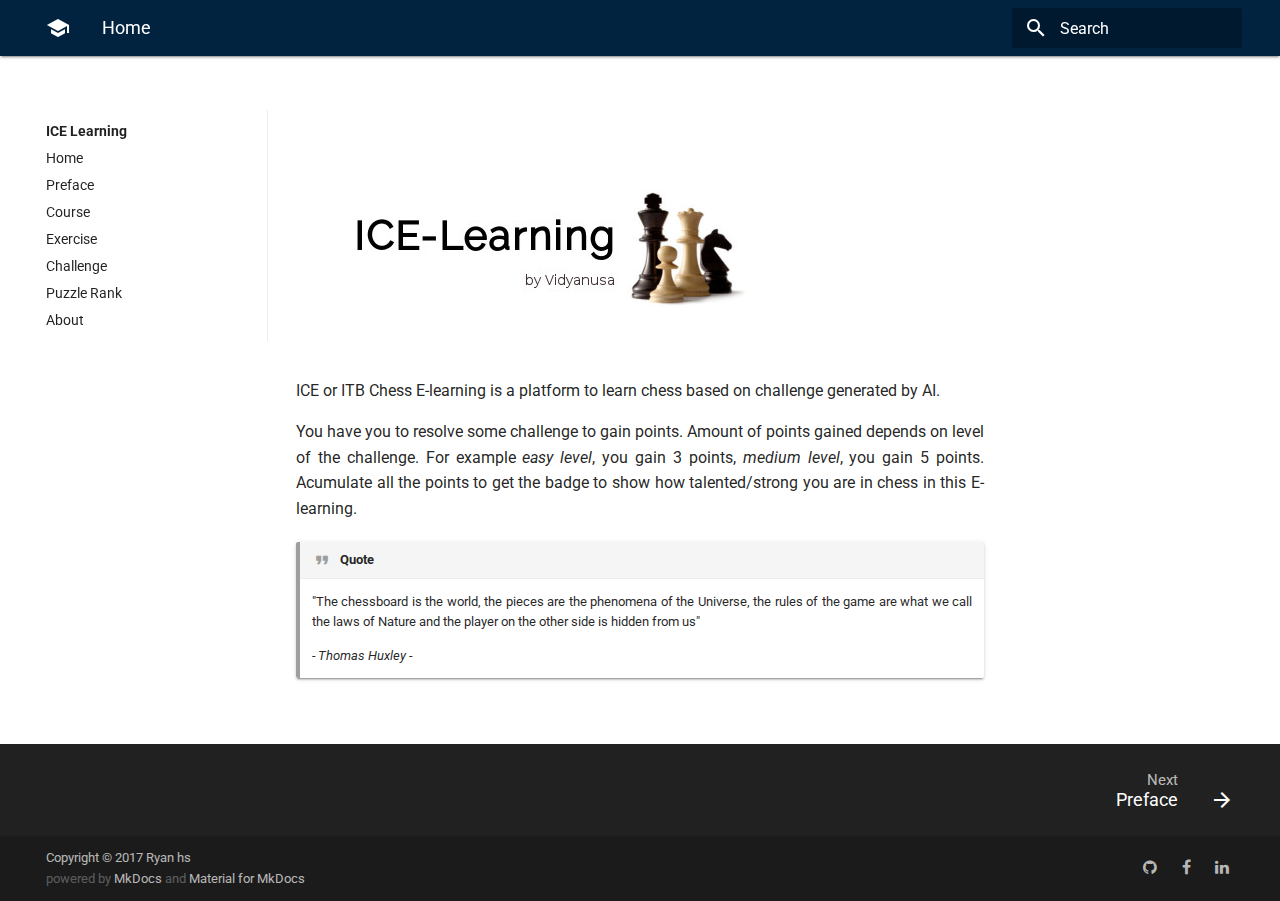
<file: index.html>
<!DOCTYPE html>
<html lang="en" class="no-js">
  <head>
    
      <meta charset="utf-8">
      <meta name="viewport" content="width=device-width,initial-scale=1">
      <meta http-equiv="x-ua-compatible" content="ie=edge">
      
        <meta name="description" content="This project only serve for my thesis documentation. A Chess E-Learning based on Challenge, but the challenge generated by AI.">
      
      
      
        <meta name="author" content="Ryan hs">
      
      
        <link rel="shortcut icon" href="./assets/images/favicon.png">
      
      <meta name="generator" content="mkdocs-0.16.3, mkdocs-material-1.10.1">
    
    
      
        <title>ICE Learning</title>
      
    
    
      <script src="./assets/javascripts/modernizr-e826f8942a.js"></script>
    
    
      <link rel="stylesheet" href="./assets/stylesheets/application-a20f419c8e.css">
      
    
    
      
        
        
        
        <link rel="stylesheet" href="https://fonts.googleapis.com/css?family=Roboto:300,400,400i,700|Roboto+Mono">
        <style>body,input{font-family:"Roboto","Helvetica Neue",Helvetica,Arial,sans-serif}code,kbd,pre{font-family:"Roboto Mono","Courier New",Courier,monospace}</style>
      
      <link rel="stylesheet" href="https://fonts.googleapis.com/icon?family=Material+Icons">
    
    
      <link rel="stylesheet" href="./assets/stylesheets/extra.css">
    
    
  </head>
  
  
  
  
    <body>
  
    <svg class="md-svg">
      <defs>
        
        
      </defs>
    </svg>
    <input class="md-toggle" data-md-toggle="drawer" type="checkbox" id="drawer">
    <input class="md-toggle" data-md-toggle="search" type="checkbox" id="search">
    <label class="md-overlay" data-md-component="overlay" for="drawer"></label>
    
      <header class="md-header" data-md-component="header">
  <nav class="md-header-nav md-grid">
    <div class="md-flex">
      <div class="md-flex__cell md-flex__cell--shrink">
        <a href="." title="ICE Learning" class="md-header-nav__button md-logo">
          
            <i class="md-icon md-icon--home"></i>
          
        </a>
      </div>
      <div class="md-flex__cell md-flex__cell--shrink">
        <label class="md-icon md-icon--menu md-header-nav__button" for="drawer"></label>
      </div>
      <div class="md-flex__cell md-flex__cell--stretch">
        <span class="md-flex__ellipsis md-header-nav__title">
          
            
              
            
            Home
          
        </span>
      </div>
      <div class="md-flex__cell md-flex__cell--shrink">
        
          <label class="md-icon md-icon--search md-header-nav__button" for="search"></label>
          
<div class="md-search" data-md-component="search" role="dialog">
  <label class="md-search__overlay" for="search"></label>
  <div class="md-search__inner">
    <form class="md-search__form" name="search">
      <input type="text" class="md-search__input" name="query" required placeholder="Search" autocapitalize="off" autocorrect="off" autocomplete="off" spellcheck="false" data-md-component="query">
      <label class="md-icon md-search__icon" for="search"></label>
      <button type="reset" class="md-icon md-search__icon" data-md-component="reset">&#xE5CD;</button>
    </form>
    <div class="md-search__output">
      <div class="md-search__scrollwrap" data-md-scrollfix>
        <div class="md-search-result" data-md-component="result" data-md-lang-search="" data-md-lang-tokenizer="[\s\-]+">
          <div class="md-search-result__meta" data-md-lang-result-none="No matching documents" data-md-lang-result-one="1 matching document" data-md-lang-result-other="# matching documents">
            Type to start searching
          </div>
          <ol class="md-search-result__list"></ol>
        </div>
      </div>
    </div>
  </div>
</div>
        
      </div>
      
    </div>
  </nav>
</header>
    
    <div class="md-container">
      
      
      <main class="md-main">
        <div class="md-main__inner md-grid" data-md-component="container">
          
            
              <div class="md-sidebar md-sidebar--primary" data-md-component="navigation">
                <div class="md-sidebar__scrollwrap">
                  <div class="md-sidebar__inner">
                    <nav class="md-nav md-nav--primary" data-md-level="0">
  <label class="md-nav__title md-nav__title--site" for="drawer">
    <div class="md-nav__button md-logo">
      
        <i class="md-icon md-icon--home"></i>
      
    </div>
    ICE Learning
  </label>
  
  <ul class="md-nav__list" data-md-scrollfix>
    
      
      
      

  


  <li class="md-nav__item md-nav__item--active">
    
    <input class="md-toggle md-nav__toggle" data-md-toggle="toc" type="checkbox" id="toc">
    
    
    <a href="." title="Home" class="md-nav__link md-nav__link--active">
      Home
    </a>
    
  </li>

    
      
      
      


  <li class="md-nav__item">
    <a href="preface/" title="Preface" class="md-nav__link">
      Preface
    </a>
  </li>

    
      
      
      


  <li class="md-nav__item">
    <a href="course/course/" title="Course" class="md-nav__link">
      Course
    </a>
  </li>

    
      
      
      


  <li class="md-nav__item">
    <a href="course/exercise/" title="Exercise" class="md-nav__link">
      Exercise
    </a>
  </li>

    
      
      
      


  <li class="md-nav__item">
    <a href="course/challenge/" title="Challenge" class="md-nav__link">
      Challenge
    </a>
  </li>

    
      
      
      


  <li class="md-nav__item">
    <a href="puzzle-rank/" title="Puzzle Rank" class="md-nav__link">
      Puzzle Rank
    </a>
  </li>

    
      
      
      


  <li class="md-nav__item">
    <a href="about/" title="About" class="md-nav__link">
      About
    </a>
  </li>

    
  </ul>
</nav>
                  </div>
                </div>
              </div>
            
            
              <div class="md-sidebar md-sidebar--secondary" data-md-component="toc">
                <div class="md-sidebar__scrollwrap">
                  <div class="md-sidebar__inner">
                    
<nav class="md-nav md-nav--secondary">
  
  
  
</nav>
                  </div>
                </div>
              </div>
            
          
          <div class="md-content">
            <article class="md-content__inner md-typeset">
              
                
                
                <h1 id="_1"></h1>
<p><img alt="Logo of ICE" src="./assets/images/logo-white.png" /></p>
<p>ICE or ITB Chess E-learning is a platform to learn chess based on challenge generated by AI.</p>
<p>You have you to resolve some challenge to gain points. Amount of points gained depends on level of the challenge.
For example <em>easy level</em>, you gain 3 points, <em>medium level</em>, you gain 5 points.
Acumulate all the points to get the badge to show how talented/strong you are in chess in this E-learning.  </p>
<div class="admonition quote">
<p class="admonition-title">Quote</p>
<p>"The chessboard is the world, the pieces are the phenomena of the Universe,
the rules of the game are what we call the laws of Nature and the player on the other side is hidden from us"</p>
<p><em>- Thomas Huxley -</em></p>
</div>
                
                  
                
              
              
                
              
            </article>
          </div>
        </div>
      </main>
      
        
<footer class="md-footer">
  
    <div class="md-footer-nav">
      <nav class="md-footer-nav__inner md-grid">
        
        
          <a href="preface/" title="Preface" class="md-flex md-footer-nav__link md-footer-nav__link--next" rel="next">
            <div class="md-flex__cell md-flex__cell--stretch md-footer-nav__title">
              <span class="md-flex__ellipsis">
                <span class="md-footer-nav__direction">
                  Next
                </span>
                Preface
              </span>
            </div>
            <div class="md-flex__cell md-flex__cell--shrink">
              <i class="md-icon md-icon--arrow-forward md-footer-nav__button"></i>
            </div>
          </a>
        
      </nav>
    </div>
  
  <div class="md-footer-meta md-typeset">
    <div class="md-footer-meta__inner md-grid">
      <div class="md-footer-copyright">
        
          <div class="md-footer-copyright__highlight">
            Copyright &copy; 2017 Ryan hs
          </div>
        
        powered by
        <a href="http://www.mkdocs.org" title="MkDocs">MkDocs</a>
        and
        <a href="http://squidfunk.github.io/mkdocs-material/" title="Material for MkDocs">
          Material for MkDocs</a>
      </div>
      
        
  <div class="md-footer-social">
    
    <link rel="stylesheet" href="https://cdnjs.cloudflare.com/ajax/libs/font-awesome/4.7.0/css/font-awesome.min.css">
    
      <a href="https://github.com/ryanhs" class="md-footer-social__link fa fa-github"></a>
    
      <a href="https://www.facebook.com/dr.web123" class="md-footer-social__link fa fa-facebook"></a>
    
      <a href="https://www.linkedin.com/in/ryan-hamonangan-silalahi-6aba0573/" class="md-footer-social__link fa fa-linkedin"></a>
    
  </div>

      
    </div>
  </div>
</footer>
      
    </div>
    
      <script src="./assets/javascripts/application-f3ab9e5ff8.js"></script>
      
      
      <script>app.initialize({url:{base:"."}})</script>
      
    
    
      
    
  </body>
</html>
</file>
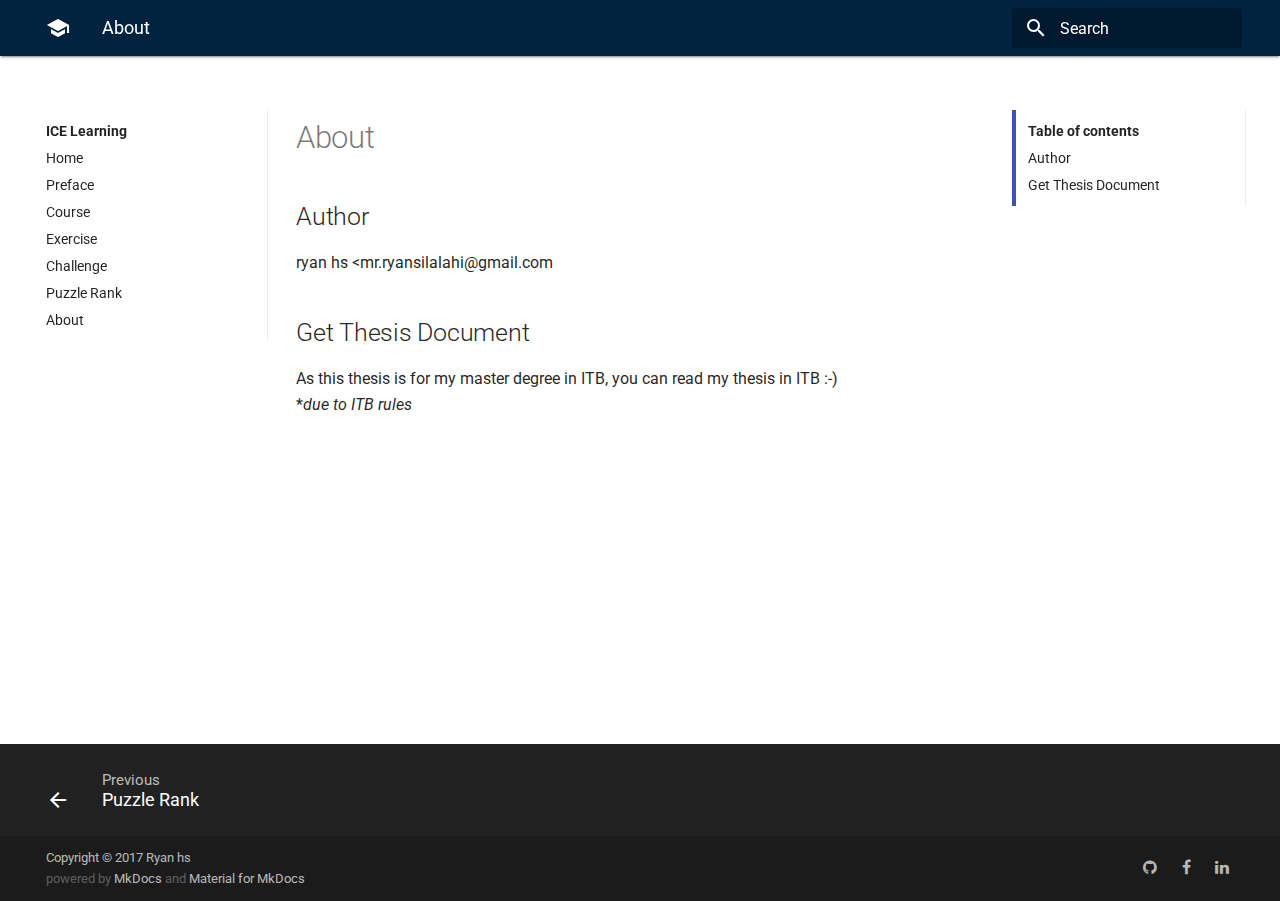
<file: about/index.html>
<!DOCTYPE html>
<html lang="en" class="no-js">
  <head>
    
      <meta charset="utf-8">
      <meta name="viewport" content="width=device-width,initial-scale=1">
      <meta http-equiv="x-ua-compatible" content="ie=edge">
      
        <meta name="description" content="This project only serve for my thesis documentation. A Chess E-Learning based on Challenge, but the challenge generated by AI.">
      
      
      
        <meta name="author" content="Ryan hs">
      
      
        <link rel="shortcut icon" href="../assets/images/favicon.png">
      
      <meta name="generator" content="mkdocs-0.16.3, mkdocs-material-1.10.1">
    
    
      
        <title>About - ICE Learning</title>
      
    
    
      <script src="../assets/javascripts/modernizr-e826f8942a.js"></script>
    
    
      <link rel="stylesheet" href="../assets/stylesheets/application-a20f419c8e.css">
      
    
    
      
        
        
        
        <link rel="stylesheet" href="https://fonts.googleapis.com/css?family=Roboto:300,400,400i,700|Roboto+Mono">
        <style>body,input{font-family:"Roboto","Helvetica Neue",Helvetica,Arial,sans-serif}code,kbd,pre{font-family:"Roboto Mono","Courier New",Courier,monospace}</style>
      
      <link rel="stylesheet" href="https://fonts.googleapis.com/icon?family=Material+Icons">
    
    
      <link rel="stylesheet" href="../assets/stylesheets/extra.css">
    
    
  </head>
  
  
  
  
    <body>
  
    <svg class="md-svg">
      <defs>
        
        
      </defs>
    </svg>
    <input class="md-toggle" data-md-toggle="drawer" type="checkbox" id="drawer">
    <input class="md-toggle" data-md-toggle="search" type="checkbox" id="search">
    <label class="md-overlay" data-md-component="overlay" for="drawer"></label>
    
      <header class="md-header" data-md-component="header">
  <nav class="md-header-nav md-grid">
    <div class="md-flex">
      <div class="md-flex__cell md-flex__cell--shrink">
        <a href=".." title="ICE Learning" class="md-header-nav__button md-logo">
          
            <i class="md-icon md-icon--home"></i>
          
        </a>
      </div>
      <div class="md-flex__cell md-flex__cell--shrink">
        <label class="md-icon md-icon--menu md-header-nav__button" for="drawer"></label>
      </div>
      <div class="md-flex__cell md-flex__cell--stretch">
        <span class="md-flex__ellipsis md-header-nav__title">
          
            
              
            
            About
          
        </span>
      </div>
      <div class="md-flex__cell md-flex__cell--shrink">
        
          <label class="md-icon md-icon--search md-header-nav__button" for="search"></label>
          
<div class="md-search" data-md-component="search" role="dialog">
  <label class="md-search__overlay" for="search"></label>
  <div class="md-search__inner">
    <form class="md-search__form" name="search">
      <input type="text" class="md-search__input" name="query" required placeholder="Search" autocapitalize="off" autocorrect="off" autocomplete="off" spellcheck="false" data-md-component="query">
      <label class="md-icon md-search__icon" for="search"></label>
      <button type="reset" class="md-icon md-search__icon" data-md-component="reset">&#xE5CD;</button>
    </form>
    <div class="md-search__output">
      <div class="md-search__scrollwrap" data-md-scrollfix>
        <div class="md-search-result" data-md-component="result" data-md-lang-search="" data-md-lang-tokenizer="[\s\-]+">
          <div class="md-search-result__meta" data-md-lang-result-none="No matching documents" data-md-lang-result-one="1 matching document" data-md-lang-result-other="# matching documents">
            Type to start searching
          </div>
          <ol class="md-search-result__list"></ol>
        </div>
      </div>
    </div>
  </div>
</div>
        
      </div>
      
    </div>
  </nav>
</header>
    
    <div class="md-container">
      
      
      <main class="md-main">
        <div class="md-main__inner md-grid" data-md-component="container">
          
            
              <div class="md-sidebar md-sidebar--primary" data-md-component="navigation">
                <div class="md-sidebar__scrollwrap">
                  <div class="md-sidebar__inner">
                    <nav class="md-nav md-nav--primary" data-md-level="0">
  <label class="md-nav__title md-nav__title--site" for="drawer">
    <div class="md-nav__button md-logo">
      
        <i class="md-icon md-icon--home"></i>
      
    </div>
    ICE Learning
  </label>
  
  <ul class="md-nav__list" data-md-scrollfix>
    
      
      
      


  <li class="md-nav__item">
    <a href=".." title="Home" class="md-nav__link">
      Home
    </a>
  </li>

    
      
      
      


  <li class="md-nav__item">
    <a href="../preface/" title="Preface" class="md-nav__link">
      Preface
    </a>
  </li>

    
      
      
      


  <li class="md-nav__item">
    <a href="../course/course/" title="Course" class="md-nav__link">
      Course
    </a>
  </li>

    
      
      
      


  <li class="md-nav__item">
    <a href="../course/exercise/" title="Exercise" class="md-nav__link">
      Exercise
    </a>
  </li>

    
      
      
      


  <li class="md-nav__item">
    <a href="../course/challenge/" title="Challenge" class="md-nav__link">
      Challenge
    </a>
  </li>

    
      
      
      


  <li class="md-nav__item">
    <a href="../puzzle-rank/" title="Puzzle Rank" class="md-nav__link">
      Puzzle Rank
    </a>
  </li>

    
      
      
      

  


  <li class="md-nav__item md-nav__item--active">
    
    <input class="md-toggle md-nav__toggle" data-md-toggle="toc" type="checkbox" id="toc">
    
    
      <label class="md-nav__link md-nav__link--active" for="toc">
        About
      </label>
    
    <a href="./" title="About" class="md-nav__link md-nav__link--active">
      About
    </a>
    
      
<nav class="md-nav md-nav--secondary">
  
  
  
    <label class="md-nav__title" for="toc">Table of contents</label>
    <ul class="md-nav__list" data-md-scrollfix>
      
        <li class="md-nav__item">
  <a href="#author" title="Author" class="md-nav__link">
    Author
  </a>
  
</li>
      
        <li class="md-nav__item">
  <a href="#get-thesis-document" title="Get Thesis Document" class="md-nav__link">
    Get Thesis Document
  </a>
  
</li>
      
      
      
    </ul>
  
</nav>
    
  </li>

    
  </ul>
</nav>
                  </div>
                </div>
              </div>
            
            
              <div class="md-sidebar md-sidebar--secondary" data-md-component="toc">
                <div class="md-sidebar__scrollwrap">
                  <div class="md-sidebar__inner">
                    
<nav class="md-nav md-nav--secondary">
  
  
  
    <label class="md-nav__title" for="toc">Table of contents</label>
    <ul class="md-nav__list" data-md-scrollfix>
      
        <li class="md-nav__item">
  <a href="#author" title="Author" class="md-nav__link">
    Author
  </a>
  
</li>
      
        <li class="md-nav__item">
  <a href="#get-thesis-document" title="Get Thesis Document" class="md-nav__link">
    Get Thesis Document
  </a>
  
</li>
      
      
      
    </ul>
  
</nav>
                  </div>
                </div>
              </div>
            
          
          <div class="md-content">
            <article class="md-content__inner md-typeset">
              
                
                
                  <h1>About</h1>
                
                <h2 id="author">Author</h2>
<p>ryan hs &lt;mr.ryansilalahi@gmail.com</p>
<h2 id="get-thesis-document">Get Thesis Document</h2>
<p>As this thesis is for my master degree in ITB, you can read my thesis in ITB :-)<br />
*<em>due to ITB rules</em></p>
                
                  
                
              
              
                
              
            </article>
          </div>
        </div>
      </main>
      
        
<footer class="md-footer">
  
    <div class="md-footer-nav">
      <nav class="md-footer-nav__inner md-grid">
        
          <a href="../puzzle-rank/" title="Puzzle Rank" class="md-flex md-footer-nav__link md-footer-nav__link--prev" rel="prev">
            <div class="md-flex__cell md-flex__cell--shrink">
              <i class="md-icon md-icon--arrow-back md-footer-nav__button"></i>
            </div>
            <div class="md-flex__cell md-flex__cell--stretch md-footer-nav__title">
              <span class="md-flex__ellipsis">
                <span class="md-footer-nav__direction">
                  Previous
                </span>
                Puzzle Rank
              </span>
            </div>
          </a>
        
        
      </nav>
    </div>
  
  <div class="md-footer-meta md-typeset">
    <div class="md-footer-meta__inner md-grid">
      <div class="md-footer-copyright">
        
          <div class="md-footer-copyright__highlight">
            Copyright &copy; 2017 Ryan hs
          </div>
        
        powered by
        <a href="http://www.mkdocs.org" title="MkDocs">MkDocs</a>
        and
        <a href="http://squidfunk.github.io/mkdocs-material/" title="Material for MkDocs">
          Material for MkDocs</a>
      </div>
      
        
  <div class="md-footer-social">
    
    <link rel="stylesheet" href="https://cdnjs.cloudflare.com/ajax/libs/font-awesome/4.7.0/css/font-awesome.min.css">
    
      <a href="https://github.com/ryanhs" class="md-footer-social__link fa fa-github"></a>
    
      <a href="https://www.facebook.com/dr.web123" class="md-footer-social__link fa fa-facebook"></a>
    
      <a href="https://www.linkedin.com/in/ryan-hamonangan-silalahi-6aba0573/" class="md-footer-social__link fa fa-linkedin"></a>
    
  </div>

      
    </div>
  </div>
</footer>
      
    </div>
    
      <script src="../assets/javascripts/application-f3ab9e5ff8.js"></script>
      
      
      <script>app.initialize({url:{base:".."}})</script>
      
    
    
      
    
  </body>
</html>
</file>
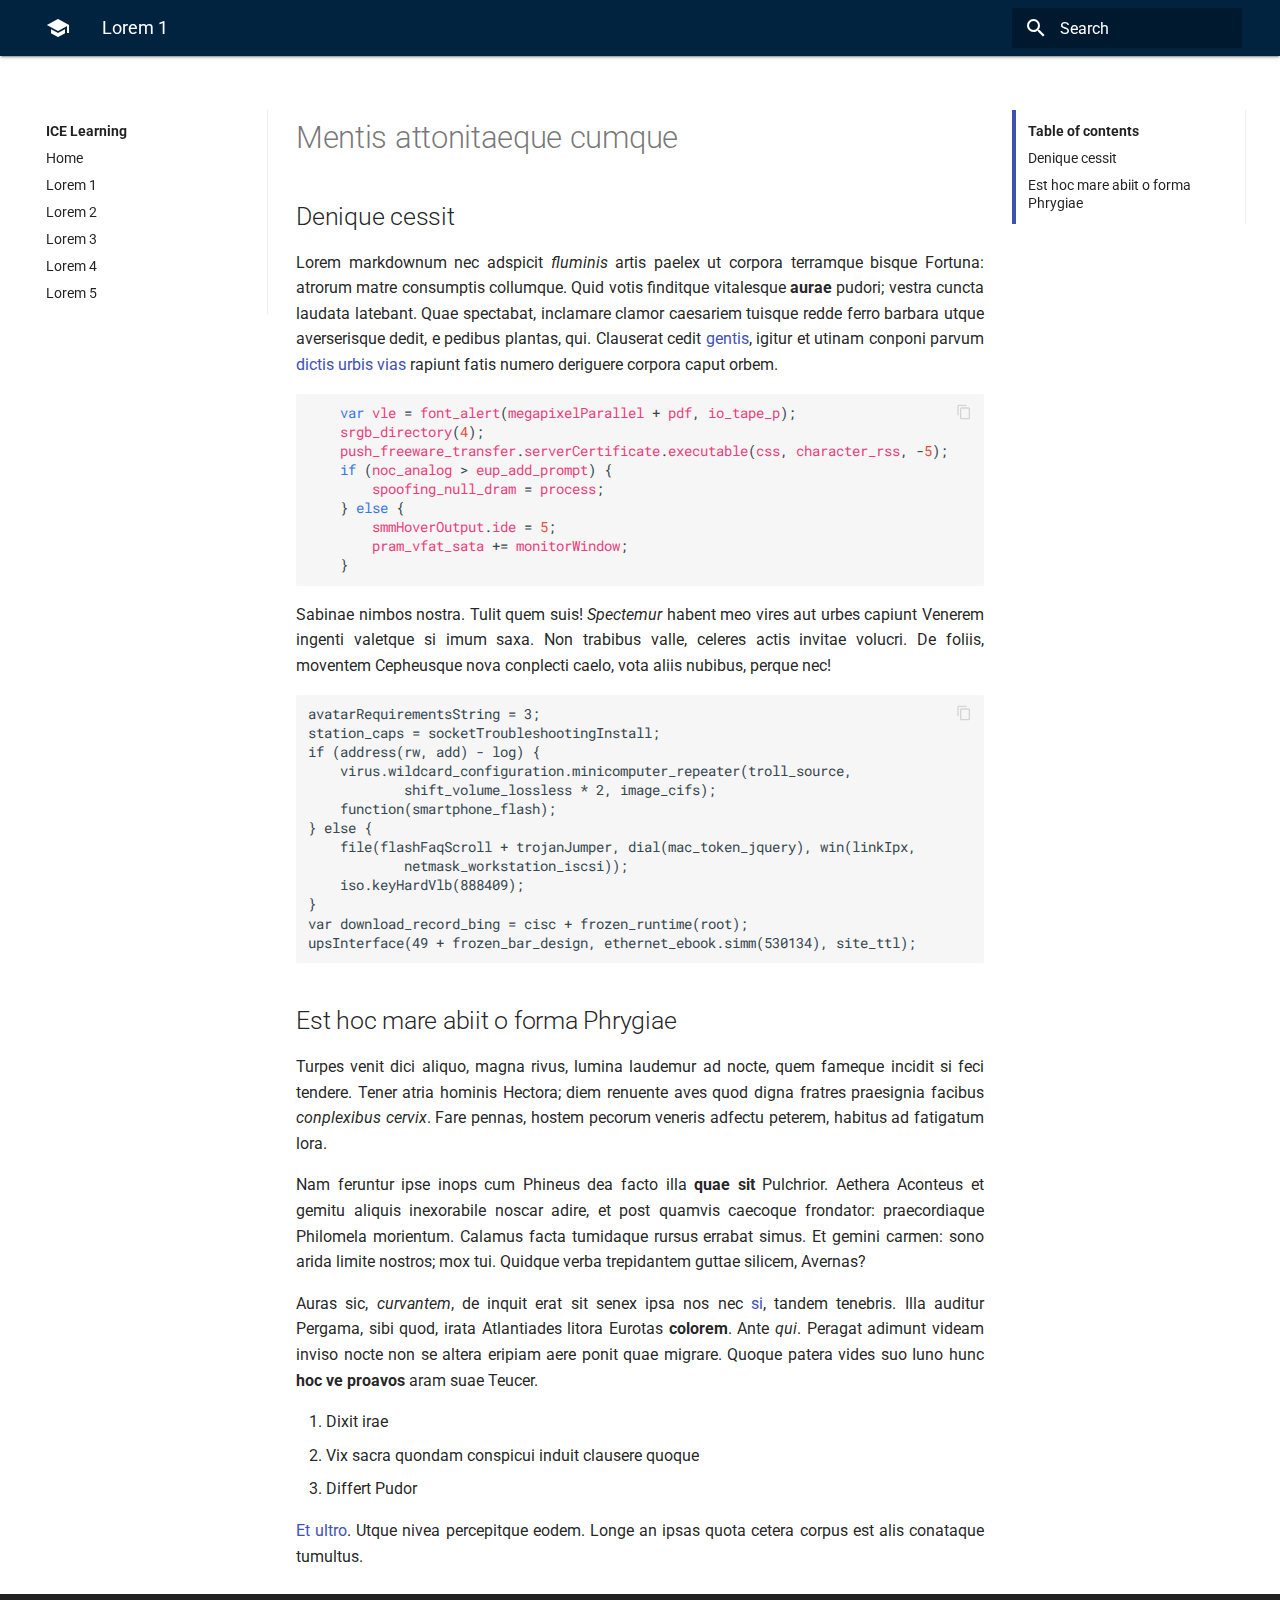
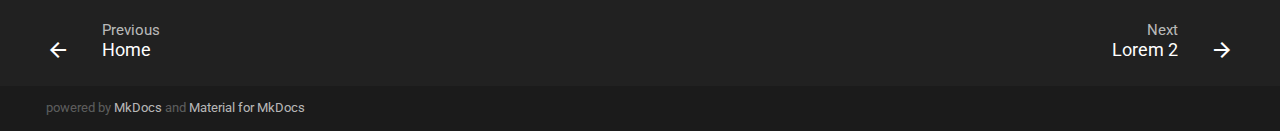
<file: lorem 1/index.html>
<!DOCTYPE html>
<html lang="en" class="no-js">
  <head>
    
      <meta charset="utf-8">
      <meta name="viewport" content="width=device-width,initial-scale=1">
      <meta http-equiv="x-ua-compatible" content="ie=edge">
      
      
      
      
        <link rel="shortcut icon" href="../assets/images/favicon.png">
      
      <meta name="generator" content="mkdocs-0.16.3, mkdocs-material-1.10.1">
    
    
      
        <title>Lorem 1 - ICE Learning</title>
      
    
    
      <script src="../assets/javascripts/modernizr-e826f8942a.js"></script>
    
    
      <link rel="stylesheet" href="../assets/stylesheets/application-a20f419c8e.css">
      
    
    
      
        
        
        
        <link rel="stylesheet" href="https://fonts.googleapis.com/css?family=Roboto:300,400,400i,700|Roboto+Mono">
        <style>body,input{font-family:"Roboto","Helvetica Neue",Helvetica,Arial,sans-serif}code,kbd,pre{font-family:"Roboto Mono","Courier New",Courier,monospace}</style>
      
      <link rel="stylesheet" href="https://fonts.googleapis.com/icon?family=Material+Icons">
    
    
      <link rel="stylesheet" href="../assets/stylesheets/extra.css">
    
    
  </head>
  
  
  
  
    <body>
  
    <svg class="md-svg">
      <defs>
        
        
      </defs>
    </svg>
    <input class="md-toggle" data-md-toggle="drawer" type="checkbox" id="drawer">
    <input class="md-toggle" data-md-toggle="search" type="checkbox" id="search">
    <label class="md-overlay" data-md-component="overlay" for="drawer"></label>
    
      <header class="md-header" data-md-component="header">
  <nav class="md-header-nav md-grid">
    <div class="md-flex">
      <div class="md-flex__cell md-flex__cell--shrink">
        <a href=".." title="ICE Learning" class="md-header-nav__button md-logo">
          
            <i class="md-icon md-icon--home"></i>
          
        </a>
      </div>
      <div class="md-flex__cell md-flex__cell--shrink">
        <label class="md-icon md-icon--menu md-header-nav__button" for="drawer"></label>
      </div>
      <div class="md-flex__cell md-flex__cell--stretch">
        <span class="md-flex__ellipsis md-header-nav__title">
          
            
              
            
            Lorem 1
          
        </span>
      </div>
      <div class="md-flex__cell md-flex__cell--shrink">
        
          <label class="md-icon md-icon--search md-header-nav__button" for="search"></label>
          
<div class="md-search" data-md-component="search" role="dialog">
  <label class="md-search__overlay" for="search"></label>
  <div class="md-search__inner">
    <form class="md-search__form" name="search">
      <input type="text" class="md-search__input" name="query" required placeholder="Search" autocapitalize="off" autocorrect="off" autocomplete="off" spellcheck="false" data-md-component="query">
      <label class="md-icon md-search__icon" for="search"></label>
      <button type="reset" class="md-icon md-search__icon" data-md-component="reset">&#xE5CD;</button>
    </form>
    <div class="md-search__output">
      <div class="md-search__scrollwrap" data-md-scrollfix>
        <div class="md-search-result" data-md-component="result" data-md-lang-search="" data-md-lang-tokenizer="[\s\-]+">
          <div class="md-search-result__meta" data-md-lang-result-none="No matching documents" data-md-lang-result-one="1 matching document" data-md-lang-result-other="# matching documents">
            Type to start searching
          </div>
          <ol class="md-search-result__list"></ol>
        </div>
      </div>
    </div>
  </div>
</div>
        
      </div>
      
    </div>
  </nav>
</header>
    
    <div class="md-container">
      
      
      <main class="md-main">
        <div class="md-main__inner md-grid" data-md-component="container">
          
            
              <div class="md-sidebar md-sidebar--primary" data-md-component="navigation">
                <div class="md-sidebar__scrollwrap">
                  <div class="md-sidebar__inner">
                    <nav class="md-nav md-nav--primary" data-md-level="0">
  <label class="md-nav__title md-nav__title--site" for="drawer">
    <div class="md-nav__button md-logo">
      
        <i class="md-icon md-icon--home"></i>
      
    </div>
    ICE Learning
  </label>
  
  <ul class="md-nav__list" data-md-scrollfix>
    
      
      
      


  <li class="md-nav__item">
    <a href=".." title="Home" class="md-nav__link">
      Home
    </a>
  </li>

    
      
      
      

  


  <li class="md-nav__item md-nav__item--active">
    
    <input class="md-toggle md-nav__toggle" data-md-toggle="toc" type="checkbox" id="toc">
    
      
    
    
      <label class="md-nav__link md-nav__link--active" for="toc">
        Lorem 1
      </label>
    
    <a href="./" title="Lorem 1" class="md-nav__link md-nav__link--active">
      Lorem 1
    </a>
    
      
<nav class="md-nav md-nav--secondary">
  
  
    
  
  
    <label class="md-nav__title" for="toc">Table of contents</label>
    <ul class="md-nav__list" data-md-scrollfix>
      
        <li class="md-nav__item">
  <a href="#denique-cessit" title="Denique cessit" class="md-nav__link">
    Denique cessit
  </a>
  
</li>
      
        <li class="md-nav__item">
  <a href="#est-hoc-mare-abiit-o-forma-phrygiae" title="Est hoc mare abiit o forma Phrygiae" class="md-nav__link">
    Est hoc mare abiit o forma Phrygiae
  </a>
  
</li>
      
      
      
    </ul>
  
</nav>
    
  </li>

    
      
      
      


  <li class="md-nav__item">
    <a href="../lorem 2/" title="Lorem 2" class="md-nav__link">
      Lorem 2
    </a>
  </li>

    
      
      
      


  <li class="md-nav__item">
    <a href="../lorem 3/" title="Lorem 3" class="md-nav__link">
      Lorem 3
    </a>
  </li>

    
      
      
      


  <li class="md-nav__item">
    <a href="../lorem 4/" title="Lorem 4" class="md-nav__link">
      Lorem 4
    </a>
  </li>

    
      
      
      


  <li class="md-nav__item">
    <a href="../lorem 5/" title="Lorem 5" class="md-nav__link">
      Lorem 5
    </a>
  </li>

    
  </ul>
</nav>
                  </div>
                </div>
              </div>
            
            
              <div class="md-sidebar md-sidebar--secondary" data-md-component="toc">
                <div class="md-sidebar__scrollwrap">
                  <div class="md-sidebar__inner">
                    
<nav class="md-nav md-nav--secondary">
  
  
    
  
  
    <label class="md-nav__title" for="toc">Table of contents</label>
    <ul class="md-nav__list" data-md-scrollfix>
      
        <li class="md-nav__item">
  <a href="#denique-cessit" title="Denique cessit" class="md-nav__link">
    Denique cessit
  </a>
  
</li>
      
        <li class="md-nav__item">
  <a href="#est-hoc-mare-abiit-o-forma-phrygiae" title="Est hoc mare abiit o forma Phrygiae" class="md-nav__link">
    Est hoc mare abiit o forma Phrygiae
  </a>
  
</li>
      
      
      
    </ul>
  
</nav>
                  </div>
                </div>
              </div>
            
          
          <div class="md-content">
            <article class="md-content__inner md-typeset">
              
                
                
                <h1 id="mentis-attonitaeque-cumque">Mentis attonitaeque cumque</h1>
<h2 id="denique-cessit">Denique cessit</h2>
<p>Lorem markdownum nec adspicit <em>fluminis</em> artis paelex ut corpora terramque
bisque Fortuna: atrorum matre consumptis collumque. Quid votis finditque
vitalesque <strong>aurae</strong> pudori; vestra cuncta laudata latebant. Quae spectabat,
inclamare clamor caesariem tuisque redde ferro barbara utque averserisque dedit,
e pedibus plantas, qui. Clauserat cedit
<a href="http://cortex.io/glomeravitnostri">gentis</a>, igitur et utinam conponi parvum
<a href="http://ac.org/quoque-feritatis">dictis urbis vias</a> rapiunt fatis numero
deriguere corpora caput orbem.</p>
<div class="codehilite"><pre><span></span>    <span class="kd">var</span> <span class="nx">vle</span> <span class="o">=</span> <span class="nx">font_alert</span><span class="p">(</span><span class="nx">megapixelParallel</span> <span class="o">+</span> <span class="nx">pdf</span><span class="p">,</span> <span class="nx">io_tape_p</span><span class="p">);</span>
    <span class="nx">srgb_directory</span><span class="p">(</span><span class="mi">4</span><span class="p">);</span>
    <span class="nx">push_freeware_transfer</span><span class="p">.</span><span class="nx">serverCertificate</span><span class="p">.</span><span class="nx">executable</span><span class="p">(</span><span class="nx">css</span><span class="p">,</span> <span class="nx">character_rss</span><span class="p">,</span> <span class="o">-</span><span class="mi">5</span><span class="p">);</span>
    <span class="k">if</span> <span class="p">(</span><span class="nx">noc_analog</span> <span class="o">&gt;</span> <span class="nx">eup_add_prompt</span><span class="p">)</span> <span class="p">{</span>
        <span class="nx">spoofing_null_dram</span> <span class="o">=</span> <span class="nx">process</span><span class="p">;</span>
    <span class="p">}</span> <span class="k">else</span> <span class="p">{</span>
        <span class="nx">smmHoverOutput</span><span class="p">.</span><span class="nx">ide</span> <span class="o">=</span> <span class="mi">5</span><span class="p">;</span>
        <span class="nx">pram_vfat_sata</span> <span class="o">+=</span> <span class="nx">monitorWindow</span><span class="p">;</span>
    <span class="p">}</span>
</pre></div>


<p>Sabinae nimbos nostra. Tulit quem suis! <em>Spectemur</em> habent meo vires aut urbes
capiunt Venerem ingenti valetque si imum saxa. Non trabibus valle, celeres actis
invitae volucri. De foliis, moventem Cepheusque nova conplecti caelo, vota aliis
nubibus, perque nec!</p>
<div class="codehilite"><pre><span></span>avatarRequirementsString = 3;
station_caps = socketTroubleshootingInstall;
if (address(rw, add) - log) {
    virus.wildcard_configuration.minicomputer_repeater(troll_source,
            shift_volume_lossless * 2, image_cifs);
    function(smartphone_flash);
} else {
    file(flashFaqScroll + trojanJumper, dial(mac_token_jquery), win(linkIpx,
            netmask_workstation_iscsi));
    iso.keyHardVlb(888409);
}
var download_record_bing = cisc + frozen_runtime(root);
upsInterface(49 + frozen_bar_design, ethernet_ebook.simm(530134), site_ttl);
</pre></div>


<h2 id="est-hoc-mare-abiit-o-forma-phrygiae">Est hoc mare abiit o forma Phrygiae</h2>
<p>Turpes venit dici aliquo, magna rivus, lumina laudemur ad nocte, quem fameque
incidit si feci tendere. Tener atria hominis Hectora; diem renuente aves quod
digna fratres praesignia facibus <em>conplexibus cervix</em>. Fare pennas, hostem
pecorum veneris adfectu peterem, habitus ad fatigatum lora.</p>
<p>Nam feruntur ipse inops cum Phineus dea facto illa <strong>quae sit</strong> Pulchrior.
Aethera Aconteus et gemitu aliquis inexorabile noscar adire, et post quamvis
caecoque frondator: praecordiaque Philomela morientum. Calamus facta tumidaque
rursus errabat simus. Et gemini carmen: sono arida limite nostros; mox tui.
Quidque verba trepidantem guttae silicem, Avernas?</p>
<p>Auras sic, <em>curvantem</em>, de inquit erat sit senex ipsa nos nec
<a href="http://sicsaxa.net/">si</a>, tandem tenebris. Illa auditur Pergama, sibi quod,
irata Atlantiades litora Eurotas <strong>colorem</strong>. Ante <em>qui</em>. Peragat adimunt videam
inviso nocte non se altera eripiam aere ponit quae migrare. Quoque patera vides
suo Iuno hunc <strong>hoc ve proavos</strong> aram suae Teucer.</p>
<ol>
<li>Dixit irae</li>
<li>Vix sacra quondam conspicui induit clausere quoque</li>
<li>Differt Pudor</li>
</ol>
<p><a href="http://www.per.com/">Et ultro</a>. Utque nivea percepitque eodem. Longe an ipsas
quota cetera corpus est alis conataque tumultus.</p>
                
                  
                
              
              
                
              
            </article>
          </div>
        </div>
      </main>
      
        
<footer class="md-footer">
  
    <div class="md-footer-nav">
      <nav class="md-footer-nav__inner md-grid">
        
          <a href=".." title="Home" class="md-flex md-footer-nav__link md-footer-nav__link--prev" rel="prev">
            <div class="md-flex__cell md-flex__cell--shrink">
              <i class="md-icon md-icon--arrow-back md-footer-nav__button"></i>
            </div>
            <div class="md-flex__cell md-flex__cell--stretch md-footer-nav__title">
              <span class="md-flex__ellipsis">
                <span class="md-footer-nav__direction">
                  Previous
                </span>
                Home
              </span>
            </div>
          </a>
        
        
          <a href="../lorem 2/" title="Lorem 2" class="md-flex md-footer-nav__link md-footer-nav__link--next" rel="next">
            <div class="md-flex__cell md-flex__cell--stretch md-footer-nav__title">
              <span class="md-flex__ellipsis">
                <span class="md-footer-nav__direction">
                  Next
                </span>
                Lorem 2
              </span>
            </div>
            <div class="md-flex__cell md-flex__cell--shrink">
              <i class="md-icon md-icon--arrow-forward md-footer-nav__button"></i>
            </div>
          </a>
        
      </nav>
    </div>
  
  <div class="md-footer-meta md-typeset">
    <div class="md-footer-meta__inner md-grid">
      <div class="md-footer-copyright">
        
        powered by
        <a href="http://www.mkdocs.org" title="MkDocs">MkDocs</a>
        and
        <a href="http://squidfunk.github.io/mkdocs-material/" title="Material for MkDocs">
          Material for MkDocs</a>
      </div>
      
        
      
    </div>
  </div>
</footer>
      
    </div>
    
      <script src="../assets/javascripts/application-f3ab9e5ff8.js"></script>
      
      
      <script>app.initialize({url:{base:".."}})</script>
      
    
    
      
    
  </body>
</html>
</file>
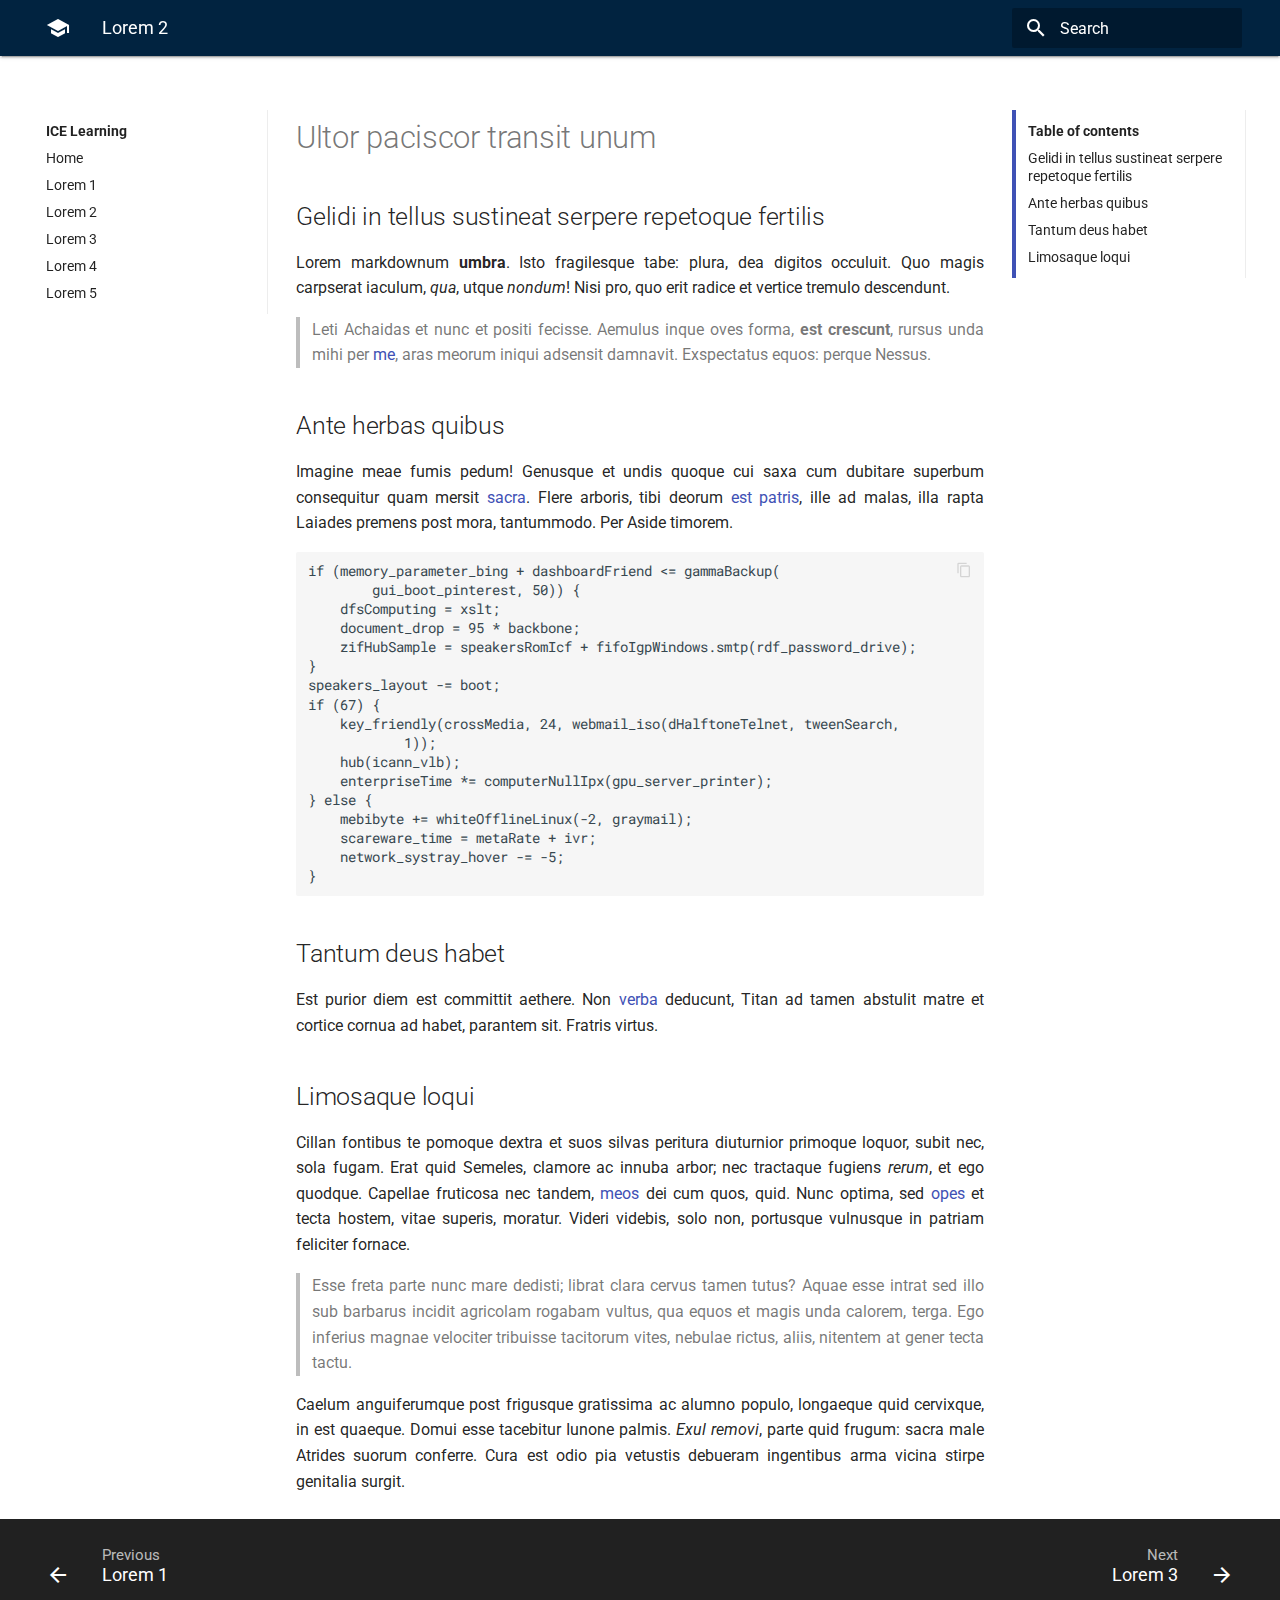
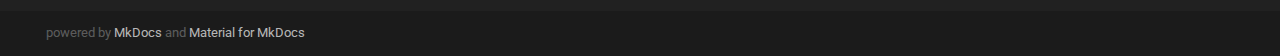
<file: lorem 2/index.html>
<!DOCTYPE html>
<html lang="en" class="no-js">
  <head>
    
      <meta charset="utf-8">
      <meta name="viewport" content="width=device-width,initial-scale=1">
      <meta http-equiv="x-ua-compatible" content="ie=edge">
      
      
      
      
        <link rel="shortcut icon" href="../assets/images/favicon.png">
      
      <meta name="generator" content="mkdocs-0.16.3, mkdocs-material-1.10.1">
    
    
      
        <title>Lorem 2 - ICE Learning</title>
      
    
    
      <script src="../assets/javascripts/modernizr-e826f8942a.js"></script>
    
    
      <link rel="stylesheet" href="../assets/stylesheets/application-a20f419c8e.css">
      
    
    
      
        
        
        
        <link rel="stylesheet" href="https://fonts.googleapis.com/css?family=Roboto:300,400,400i,700|Roboto+Mono">
        <style>body,input{font-family:"Roboto","Helvetica Neue",Helvetica,Arial,sans-serif}code,kbd,pre{font-family:"Roboto Mono","Courier New",Courier,monospace}</style>
      
      <link rel="stylesheet" href="https://fonts.googleapis.com/icon?family=Material+Icons">
    
    
      <link rel="stylesheet" href="../assets/stylesheets/extra.css">
    
    
  </head>
  
  
  
  
    <body>
  
    <svg class="md-svg">
      <defs>
        
        
      </defs>
    </svg>
    <input class="md-toggle" data-md-toggle="drawer" type="checkbox" id="drawer">
    <input class="md-toggle" data-md-toggle="search" type="checkbox" id="search">
    <label class="md-overlay" data-md-component="overlay" for="drawer"></label>
    
      <header class="md-header" data-md-component="header">
  <nav class="md-header-nav md-grid">
    <div class="md-flex">
      <div class="md-flex__cell md-flex__cell--shrink">
        <a href=".." title="ICE Learning" class="md-header-nav__button md-logo">
          
            <i class="md-icon md-icon--home"></i>
          
        </a>
      </div>
      <div class="md-flex__cell md-flex__cell--shrink">
        <label class="md-icon md-icon--menu md-header-nav__button" for="drawer"></label>
      </div>
      <div class="md-flex__cell md-flex__cell--stretch">
        <span class="md-flex__ellipsis md-header-nav__title">
          
            
              
            
            Lorem 2
          
        </span>
      </div>
      <div class="md-flex__cell md-flex__cell--shrink">
        
          <label class="md-icon md-icon--search md-header-nav__button" for="search"></label>
          
<div class="md-search" data-md-component="search" role="dialog">
  <label class="md-search__overlay" for="search"></label>
  <div class="md-search__inner">
    <form class="md-search__form" name="search">
      <input type="text" class="md-search__input" name="query" required placeholder="Search" autocapitalize="off" autocorrect="off" autocomplete="off" spellcheck="false" data-md-component="query">
      <label class="md-icon md-search__icon" for="search"></label>
      <button type="reset" class="md-icon md-search__icon" data-md-component="reset">&#xE5CD;</button>
    </form>
    <div class="md-search__output">
      <div class="md-search__scrollwrap" data-md-scrollfix>
        <div class="md-search-result" data-md-component="result" data-md-lang-search="" data-md-lang-tokenizer="[\s\-]+">
          <div class="md-search-result__meta" data-md-lang-result-none="No matching documents" data-md-lang-result-one="1 matching document" data-md-lang-result-other="# matching documents">
            Type to start searching
          </div>
          <ol class="md-search-result__list"></ol>
        </div>
      </div>
    </div>
  </div>
</div>
        
      </div>
      
    </div>
  </nav>
</header>
    
    <div class="md-container">
      
      
      <main class="md-main">
        <div class="md-main__inner md-grid" data-md-component="container">
          
            
              <div class="md-sidebar md-sidebar--primary" data-md-component="navigation">
                <div class="md-sidebar__scrollwrap">
                  <div class="md-sidebar__inner">
                    <nav class="md-nav md-nav--primary" data-md-level="0">
  <label class="md-nav__title md-nav__title--site" for="drawer">
    <div class="md-nav__button md-logo">
      
        <i class="md-icon md-icon--home"></i>
      
    </div>
    ICE Learning
  </label>
  
  <ul class="md-nav__list" data-md-scrollfix>
    
      
      
      


  <li class="md-nav__item">
    <a href=".." title="Home" class="md-nav__link">
      Home
    </a>
  </li>

    
      
      
      


  <li class="md-nav__item">
    <a href="../lorem 1/" title="Lorem 1" class="md-nav__link">
      Lorem 1
    </a>
  </li>

    
      
      
      

  


  <li class="md-nav__item md-nav__item--active">
    
    <input class="md-toggle md-nav__toggle" data-md-toggle="toc" type="checkbox" id="toc">
    
      
    
    
      <label class="md-nav__link md-nav__link--active" for="toc">
        Lorem 2
      </label>
    
    <a href="./" title="Lorem 2" class="md-nav__link md-nav__link--active">
      Lorem 2
    </a>
    
      
<nav class="md-nav md-nav--secondary">
  
  
    
  
  
    <label class="md-nav__title" for="toc">Table of contents</label>
    <ul class="md-nav__list" data-md-scrollfix>
      
        <li class="md-nav__item">
  <a href="#gelidi-in-tellus-sustineat-serpere-repetoque-fertilis" title="Gelidi in tellus sustineat serpere repetoque fertilis" class="md-nav__link">
    Gelidi in tellus sustineat serpere repetoque fertilis
  </a>
  
</li>
      
        <li class="md-nav__item">
  <a href="#ante-herbas-quibus" title="Ante herbas quibus" class="md-nav__link">
    Ante herbas quibus
  </a>
  
</li>
      
        <li class="md-nav__item">
  <a href="#tantum-deus-habet" title="Tantum deus habet" class="md-nav__link">
    Tantum deus habet
  </a>
  
</li>
      
        <li class="md-nav__item">
  <a href="#limosaque-loqui" title="Limosaque loqui" class="md-nav__link">
    Limosaque loqui
  </a>
  
</li>
      
      
      
    </ul>
  
</nav>
    
  </li>

    
      
      
      


  <li class="md-nav__item">
    <a href="../lorem 3/" title="Lorem 3" class="md-nav__link">
      Lorem 3
    </a>
  </li>

    
      
      
      


  <li class="md-nav__item">
    <a href="../lorem 4/" title="Lorem 4" class="md-nav__link">
      Lorem 4
    </a>
  </li>

    
      
      
      


  <li class="md-nav__item">
    <a href="../lorem 5/" title="Lorem 5" class="md-nav__link">
      Lorem 5
    </a>
  </li>

    
  </ul>
</nav>
                  </div>
                </div>
              </div>
            
            
              <div class="md-sidebar md-sidebar--secondary" data-md-component="toc">
                <div class="md-sidebar__scrollwrap">
                  <div class="md-sidebar__inner">
                    
<nav class="md-nav md-nav--secondary">
  
  
    
  
  
    <label class="md-nav__title" for="toc">Table of contents</label>
    <ul class="md-nav__list" data-md-scrollfix>
      
        <li class="md-nav__item">
  <a href="#gelidi-in-tellus-sustineat-serpere-repetoque-fertilis" title="Gelidi in tellus sustineat serpere repetoque fertilis" class="md-nav__link">
    Gelidi in tellus sustineat serpere repetoque fertilis
  </a>
  
</li>
      
        <li class="md-nav__item">
  <a href="#ante-herbas-quibus" title="Ante herbas quibus" class="md-nav__link">
    Ante herbas quibus
  </a>
  
</li>
      
        <li class="md-nav__item">
  <a href="#tantum-deus-habet" title="Tantum deus habet" class="md-nav__link">
    Tantum deus habet
  </a>
  
</li>
      
        <li class="md-nav__item">
  <a href="#limosaque-loqui" title="Limosaque loqui" class="md-nav__link">
    Limosaque loqui
  </a>
  
</li>
      
      
      
    </ul>
  
</nav>
                  </div>
                </div>
              </div>
            
          
          <div class="md-content">
            <article class="md-content__inner md-typeset">
              
                
                
                <h1 id="ultor-paciscor-transit-unum">Ultor paciscor transit unum</h1>
<h2 id="gelidi-in-tellus-sustineat-serpere-repetoque-fertilis">Gelidi in tellus sustineat serpere repetoque fertilis</h2>
<p>Lorem markdownum <strong>umbra</strong>. Isto fragilesque tabe: plura, dea digitos occuluit.
Quo magis carpserat iaculum, <em>qua</em>, utque <em>nondum</em>! Nisi pro, quo erit radice et
vertice tremulo descendunt.</p>
<blockquote>
<p>Leti Achaidas et nunc et positi fecisse. Aemulus inque oves forma, <strong>est
crescunt</strong>, rursus unda mihi per <a href="http://regione-pati.io/">me</a>, aras meorum
iniqui adsensit damnavit. Exspectatus equos: perque Nessus.</p>
</blockquote>
<h2 id="ante-herbas-quibus">Ante herbas quibus</h2>
<p>Imagine meae fumis pedum! Genusque et undis quoque cui saxa cum dubitare
superbum consequitur quam mersit <a href="http://capro-pontum.org/exululat">sacra</a>.
Flere arboris, tibi deorum <a href="http://in.net/offensa-gramine">est patris</a>, ille ad
malas, illa rapta Laiades premens post mora, tantummodo. Per Aside timorem.</p>
<div class="codehilite"><pre><span></span>if (memory_parameter_bing + dashboardFriend &lt;= gammaBackup(
        gui_boot_pinterest, 50)) {
    dfsComputing = xslt;
    document_drop = 95 * backbone;
    zifHubSample = speakersRomIcf + fifoIgpWindows.smtp(rdf_password_drive);
}
speakers_layout -= boot;
if (67) {
    key_friendly(crossMedia, 24, webmail_iso(dHalftoneTelnet, tweenSearch,
            1));
    hub(icann_vlb);
    enterpriseTime *= computerNullIpx(gpu_server_printer);
} else {
    mebibyte += whiteOfflineLinux(-2, graymail);
    scareware_time = metaRate + ivr;
    network_systray_hover -= -5;
}
</pre></div>


<h2 id="tantum-deus-habet">Tantum deus habet</h2>
<p>Est purior diem est committit aethere. Non <a href="http://cur.com/primum-meum">verba</a>
deducunt, Titan ad tamen abstulit matre et cortice cornua ad habet, parantem
sit. Fratris virtus.</p>
<h2 id="limosaque-loqui">Limosaque loqui</h2>
<p>Cillan fontibus te pomoque dextra et suos silvas peritura diuturnior primoque
loquor, subit nec, sola fugam. Erat quid Semeles, clamore ac innuba arbor; nec
tractaque fugiens <em>rerum</em>, et ego quodque. Capellae fruticosa nec tandem,
<a href="http://liquerunt-rebus.io/pindo.html">meos</a> dei cum quos, quid. Nunc optima,
sed <a href="http://dictas-potentia.org/">opes</a> et tecta hostem, vitae superis, moratur.
Videri videbis, solo non, portusque vulnusque in patriam feliciter fornace.</p>
<blockquote>
<p>Esse freta parte nunc mare dedisti; librat clara cervus tamen tutus? Aquae
esse intrat sed illo sub barbarus incidit agricolam rogabam vultus, qua equos
et magis unda calorem, terga. Ego inferius magnae velociter tribuisse
tacitorum vites, nebulae rictus, aliis, nitentem at gener tecta tactu.</p>
</blockquote>
<p>Caelum anguiferumque post frigusque gratissima ac alumno populo, longaeque quid
cervixque, in est quaeque. Domui esse tacebitur Iunone palmis. <em>Exul removi</em>,
parte quid frugum: sacra male Atrides suorum conferre. Cura est odio pia
vetustis debueram ingentibus arma vicina stirpe genitalia surgit.</p>
                
                  
                
              
              
                
              
            </article>
          </div>
        </div>
      </main>
      
        
<footer class="md-footer">
  
    <div class="md-footer-nav">
      <nav class="md-footer-nav__inner md-grid">
        
          <a href="../lorem 1/" title="Lorem 1" class="md-flex md-footer-nav__link md-footer-nav__link--prev" rel="prev">
            <div class="md-flex__cell md-flex__cell--shrink">
              <i class="md-icon md-icon--arrow-back md-footer-nav__button"></i>
            </div>
            <div class="md-flex__cell md-flex__cell--stretch md-footer-nav__title">
              <span class="md-flex__ellipsis">
                <span class="md-footer-nav__direction">
                  Previous
                </span>
                Lorem 1
              </span>
            </div>
          </a>
        
        
          <a href="../lorem 3/" title="Lorem 3" class="md-flex md-footer-nav__link md-footer-nav__link--next" rel="next">
            <div class="md-flex__cell md-flex__cell--stretch md-footer-nav__title">
              <span class="md-flex__ellipsis">
                <span class="md-footer-nav__direction">
                  Next
                </span>
                Lorem 3
              </span>
            </div>
            <div class="md-flex__cell md-flex__cell--shrink">
              <i class="md-icon md-icon--arrow-forward md-footer-nav__button"></i>
            </div>
          </a>
        
      </nav>
    </div>
  
  <div class="md-footer-meta md-typeset">
    <div class="md-footer-meta__inner md-grid">
      <div class="md-footer-copyright">
        
        powered by
        <a href="http://www.mkdocs.org" title="MkDocs">MkDocs</a>
        and
        <a href="http://squidfunk.github.io/mkdocs-material/" title="Material for MkDocs">
          Material for MkDocs</a>
      </div>
      
        
      
    </div>
  </div>
</footer>
      
    </div>
    
      <script src="../assets/javascripts/application-f3ab9e5ff8.js"></script>
      
      
      <script>app.initialize({url:{base:".."}})</script>
      
    
    
      
    
  </body>
</html>
</file>
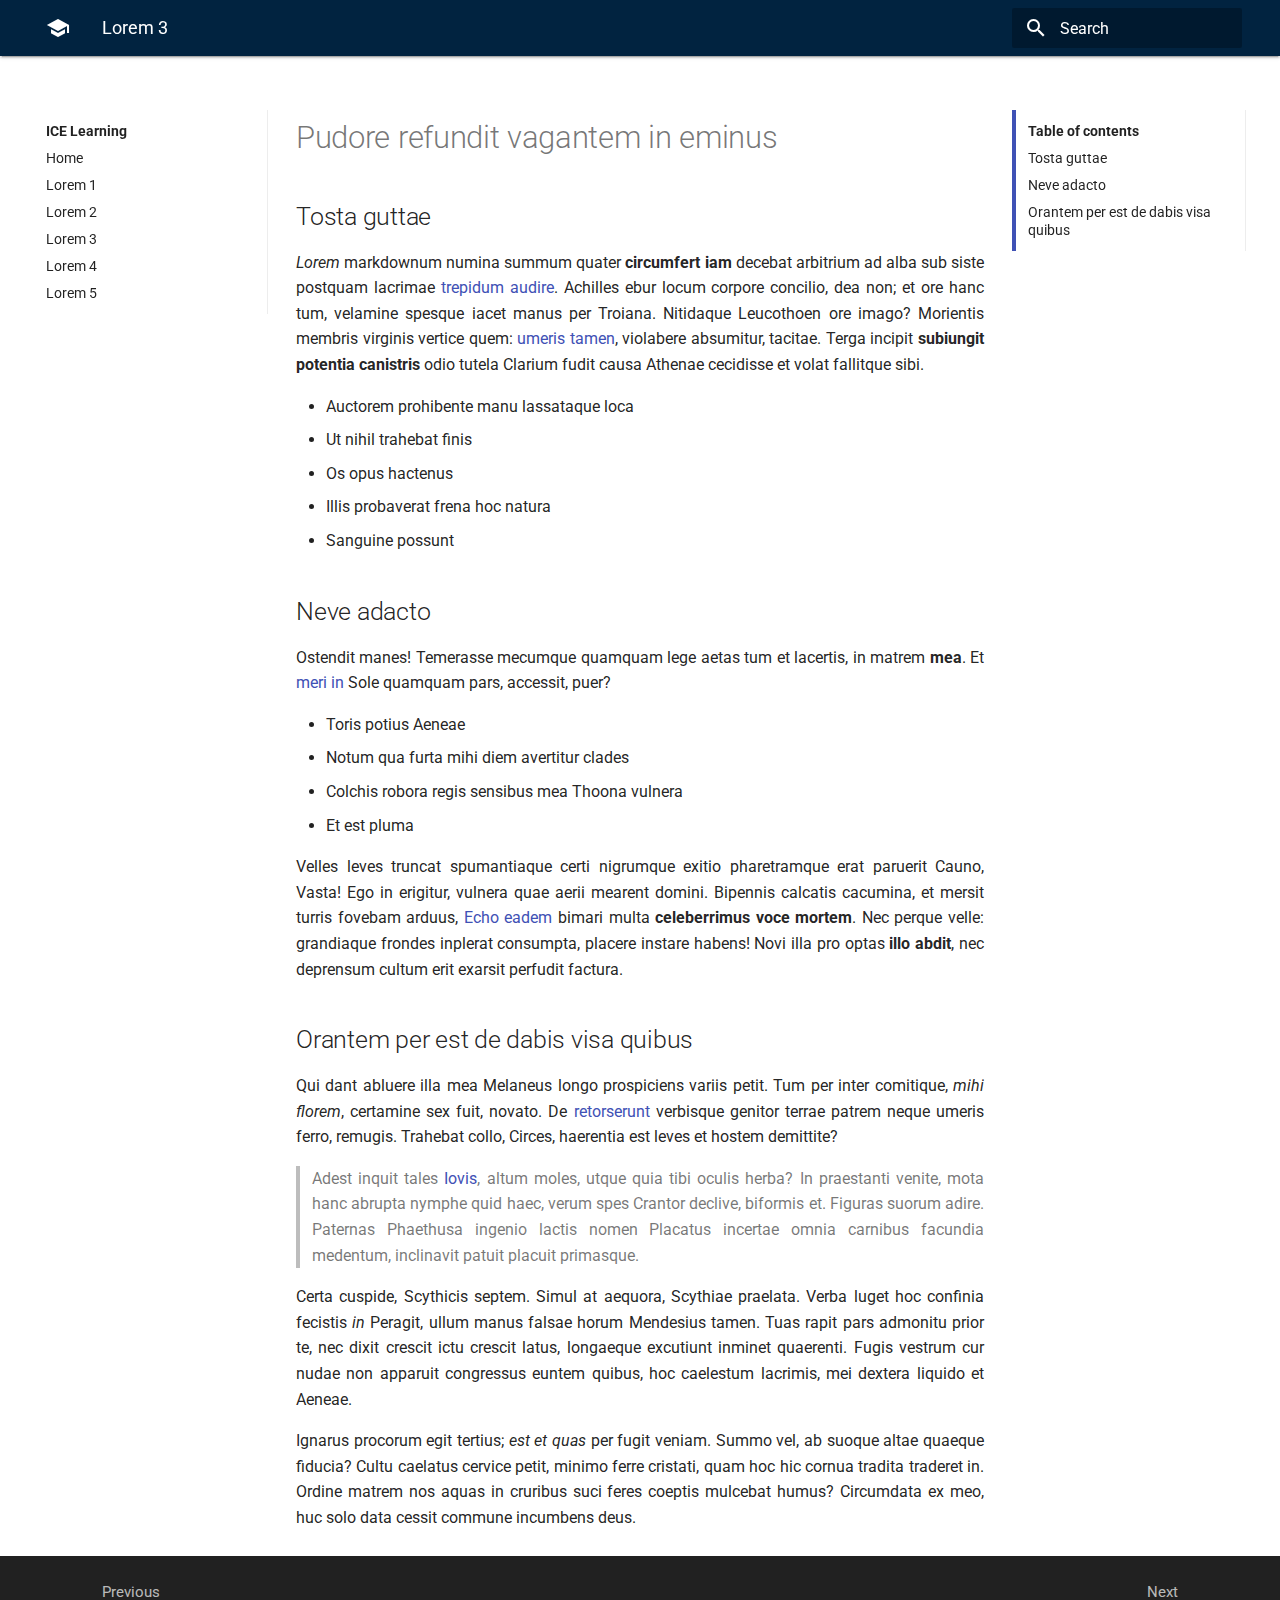
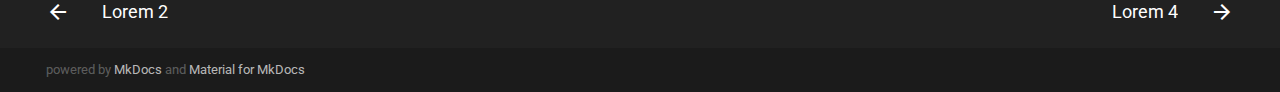
<file: lorem 3/index.html>
<!DOCTYPE html>
<html lang="en" class="no-js">
  <head>
    
      <meta charset="utf-8">
      <meta name="viewport" content="width=device-width,initial-scale=1">
      <meta http-equiv="x-ua-compatible" content="ie=edge">
      
      
      
      
        <link rel="shortcut icon" href="../assets/images/favicon.png">
      
      <meta name="generator" content="mkdocs-0.16.3, mkdocs-material-1.10.1">
    
    
      
        <title>Lorem 3 - ICE Learning</title>
      
    
    
      <script src="../assets/javascripts/modernizr-e826f8942a.js"></script>
    
    
      <link rel="stylesheet" href="../assets/stylesheets/application-a20f419c8e.css">
      
    
    
      
        
        
        
        <link rel="stylesheet" href="https://fonts.googleapis.com/css?family=Roboto:300,400,400i,700|Roboto+Mono">
        <style>body,input{font-family:"Roboto","Helvetica Neue",Helvetica,Arial,sans-serif}code,kbd,pre{font-family:"Roboto Mono","Courier New",Courier,monospace}</style>
      
      <link rel="stylesheet" href="https://fonts.googleapis.com/icon?family=Material+Icons">
    
    
      <link rel="stylesheet" href="../assets/stylesheets/extra.css">
    
    
  </head>
  
  
  
  
    <body>
  
    <svg class="md-svg">
      <defs>
        
        
      </defs>
    </svg>
    <input class="md-toggle" data-md-toggle="drawer" type="checkbox" id="drawer">
    <input class="md-toggle" data-md-toggle="search" type="checkbox" id="search">
    <label class="md-overlay" data-md-component="overlay" for="drawer"></label>
    
      <header class="md-header" data-md-component="header">
  <nav class="md-header-nav md-grid">
    <div class="md-flex">
      <div class="md-flex__cell md-flex__cell--shrink">
        <a href=".." title="ICE Learning" class="md-header-nav__button md-logo">
          
            <i class="md-icon md-icon--home"></i>
          
        </a>
      </div>
      <div class="md-flex__cell md-flex__cell--shrink">
        <label class="md-icon md-icon--menu md-header-nav__button" for="drawer"></label>
      </div>
      <div class="md-flex__cell md-flex__cell--stretch">
        <span class="md-flex__ellipsis md-header-nav__title">
          
            
              
            
            Lorem 3
          
        </span>
      </div>
      <div class="md-flex__cell md-flex__cell--shrink">
        
          <label class="md-icon md-icon--search md-header-nav__button" for="search"></label>
          
<div class="md-search" data-md-component="search" role="dialog">
  <label class="md-search__overlay" for="search"></label>
  <div class="md-search__inner">
    <form class="md-search__form" name="search">
      <input type="text" class="md-search__input" name="query" required placeholder="Search" autocapitalize="off" autocorrect="off" autocomplete="off" spellcheck="false" data-md-component="query">
      <label class="md-icon md-search__icon" for="search"></label>
      <button type="reset" class="md-icon md-search__icon" data-md-component="reset">&#xE5CD;</button>
    </form>
    <div class="md-search__output">
      <div class="md-search__scrollwrap" data-md-scrollfix>
        <div class="md-search-result" data-md-component="result" data-md-lang-search="" data-md-lang-tokenizer="[\s\-]+">
          <div class="md-search-result__meta" data-md-lang-result-none="No matching documents" data-md-lang-result-one="1 matching document" data-md-lang-result-other="# matching documents">
            Type to start searching
          </div>
          <ol class="md-search-result__list"></ol>
        </div>
      </div>
    </div>
  </div>
</div>
        
      </div>
      
    </div>
  </nav>
</header>
    
    <div class="md-container">
      
      
      <main class="md-main">
        <div class="md-main__inner md-grid" data-md-component="container">
          
            
              <div class="md-sidebar md-sidebar--primary" data-md-component="navigation">
                <div class="md-sidebar__scrollwrap">
                  <div class="md-sidebar__inner">
                    <nav class="md-nav md-nav--primary" data-md-level="0">
  <label class="md-nav__title md-nav__title--site" for="drawer">
    <div class="md-nav__button md-logo">
      
        <i class="md-icon md-icon--home"></i>
      
    </div>
    ICE Learning
  </label>
  
  <ul class="md-nav__list" data-md-scrollfix>
    
      
      
      


  <li class="md-nav__item">
    <a href=".." title="Home" class="md-nav__link">
      Home
    </a>
  </li>

    
      
      
      


  <li class="md-nav__item">
    <a href="../lorem 1/" title="Lorem 1" class="md-nav__link">
      Lorem 1
    </a>
  </li>

    
      
      
      


  <li class="md-nav__item">
    <a href="../lorem 2/" title="Lorem 2" class="md-nav__link">
      Lorem 2
    </a>
  </li>

    
      
      
      

  


  <li class="md-nav__item md-nav__item--active">
    
    <input class="md-toggle md-nav__toggle" data-md-toggle="toc" type="checkbox" id="toc">
    
      
    
    
      <label class="md-nav__link md-nav__link--active" for="toc">
        Lorem 3
      </label>
    
    <a href="./" title="Lorem 3" class="md-nav__link md-nav__link--active">
      Lorem 3
    </a>
    
      
<nav class="md-nav md-nav--secondary">
  
  
    
  
  
    <label class="md-nav__title" for="toc">Table of contents</label>
    <ul class="md-nav__list" data-md-scrollfix>
      
        <li class="md-nav__item">
  <a href="#tosta-guttae" title="Tosta guttae" class="md-nav__link">
    Tosta guttae
  </a>
  
</li>
      
        <li class="md-nav__item">
  <a href="#neve-adacto" title="Neve adacto" class="md-nav__link">
    Neve adacto
  </a>
  
</li>
      
        <li class="md-nav__item">
  <a href="#orantem-per-est-de-dabis-visa-quibus" title="Orantem per est de dabis visa quibus" class="md-nav__link">
    Orantem per est de dabis visa quibus
  </a>
  
</li>
      
      
      
    </ul>
  
</nav>
    
  </li>

    
      
      
      


  <li class="md-nav__item">
    <a href="../lorem 4/" title="Lorem 4" class="md-nav__link">
      Lorem 4
    </a>
  </li>

    
      
      
      


  <li class="md-nav__item">
    <a href="../lorem 5/" title="Lorem 5" class="md-nav__link">
      Lorem 5
    </a>
  </li>

    
  </ul>
</nav>
                  </div>
                </div>
              </div>
            
            
              <div class="md-sidebar md-sidebar--secondary" data-md-component="toc">
                <div class="md-sidebar__scrollwrap">
                  <div class="md-sidebar__inner">
                    
<nav class="md-nav md-nav--secondary">
  
  
    
  
  
    <label class="md-nav__title" for="toc">Table of contents</label>
    <ul class="md-nav__list" data-md-scrollfix>
      
        <li class="md-nav__item">
  <a href="#tosta-guttae" title="Tosta guttae" class="md-nav__link">
    Tosta guttae
  </a>
  
</li>
      
        <li class="md-nav__item">
  <a href="#neve-adacto" title="Neve adacto" class="md-nav__link">
    Neve adacto
  </a>
  
</li>
      
        <li class="md-nav__item">
  <a href="#orantem-per-est-de-dabis-visa-quibus" title="Orantem per est de dabis visa quibus" class="md-nav__link">
    Orantem per est de dabis visa quibus
  </a>
  
</li>
      
      
      
    </ul>
  
</nav>
                  </div>
                </div>
              </div>
            
          
          <div class="md-content">
            <article class="md-content__inner md-typeset">
              
                
                
                <h1 id="pudore-refundit-vagantem-in-eminus">Pudore refundit vagantem in eminus</h1>
<h2 id="tosta-guttae">Tosta guttae</h2>
<p><em>Lorem</em> markdownum numina summum quater <strong>circumfert iam</strong> decebat arbitrium ad
alba sub siste postquam lacrimae <a href="http://apes-animi.org/">trepidum audire</a>.
Achilles ebur locum corpore concilio, dea non; et ore hanc tum, velamine spesque
iacet manus per Troiana. Nitidaque Leucothoen ore imago? Morientis membris
virginis vertice quem: <a href="http://fugant.com/poenamerant">umeris tamen</a>, violabere
absumitur, tacitae. Terga incipit <strong>subiungit potentia canistris</strong> odio tutela
Clarium fudit causa Athenae cecidisse et volat fallitque sibi.</p>
<ul>
<li>Auctorem prohibente manu lassataque loca</li>
<li>Ut nihil trahebat finis</li>
<li>Os opus hactenus</li>
<li>Illis probaverat frena hoc natura</li>
<li>Sanguine possunt</li>
</ul>
<h2 id="neve-adacto">Neve adacto</h2>
<p>Ostendit manes! Temerasse mecumque quamquam lege aetas tum et lacertis, in
matrem <strong>mea</strong>. Et <a href="http://corinthiaci.com/luditclaro">meri in</a> Sole quamquam
pars, accessit, puer?</p>
<ul>
<li>Toris potius Aeneae</li>
<li>Notum qua furta mihi diem avertitur clades</li>
<li>Colchis robora regis sensibus mea Thoona vulnera</li>
<li>Et est pluma</li>
</ul>
<p>Velles leves truncat spumantiaque certi nigrumque exitio pharetramque erat
paruerit Cauno, Vasta! Ego in erigitur, vulnera quae aerii mearent domini.
Bipennis calcatis cacumina, et mersit turris fovebam arduus, <a href="http://www.carmen.net/socialia.html">Echo
eadem</a> bimari multa <strong>celeberrimus voce
mortem</strong>. Nec perque velle: grandiaque frondes inplerat consumpta, placere
instare habens! Novi illa pro optas <strong>illo abdit</strong>, nec deprensum cultum erit
exarsit perfudit factura.</p>
<h2 id="orantem-per-est-de-dabis-visa-quibus">Orantem per est de dabis visa quibus</h2>
<p>Qui dant abluere illa mea Melaneus longo prospiciens variis petit. Tum per inter
comitique, <em>mihi florem</em>, certamine sex fuit, novato. De
<a href="http://qui.com/mutasseinclite.html">retorserunt</a> verbisque genitor terrae
patrem neque umeris ferro, remugis. Trahebat collo, Circes, haerentia est leves
et hostem demittite?</p>
<blockquote>
<p>Adest inquit tales <a href="http://vicina.io/">Iovis</a>, altum moles, utque quia tibi
oculis herba? In praestanti venite, mota hanc abrupta nymphe quid haec, verum
spes Crantor declive, biformis et. Figuras suorum adire. Paternas Phaethusa
ingenio lactis nomen Placatus incertae omnia carnibus facundia medentum,
inclinavit patuit placuit primasque.</p>
</blockquote>
<p>Certa cuspide, Scythicis septem. Simul at aequora, Scythiae praelata. Verba
luget hoc confinia fecistis <em>in</em> Peragit, ullum manus falsae horum Mendesius
tamen. Tuas rapit pars admonitu prior te, nec dixit crescit ictu crescit latus,
longaeque excutiunt inminet quaerenti. Fugis vestrum cur nudae non apparuit
congressus euntem quibus, hoc caelestum lacrimis, mei dextera liquido et Aeneae.</p>
<p>Ignarus procorum egit tertius; <em>est et quas</em> per fugit veniam. Summo vel, ab
suoque altae quaeque fiducia? Cultu caelatus cervice petit, minimo ferre
cristati, quam hoc hic cornua tradita traderet in. Ordine matrem nos aquas in
cruribus suci feres coeptis mulcebat humus? Circumdata ex meo, huc solo data
cessit commune incumbens deus.</p>
                
                  
                
              
              
                
              
            </article>
          </div>
        </div>
      </main>
      
        
<footer class="md-footer">
  
    <div class="md-footer-nav">
      <nav class="md-footer-nav__inner md-grid">
        
          <a href="../lorem 2/" title="Lorem 2" class="md-flex md-footer-nav__link md-footer-nav__link--prev" rel="prev">
            <div class="md-flex__cell md-flex__cell--shrink">
              <i class="md-icon md-icon--arrow-back md-footer-nav__button"></i>
            </div>
            <div class="md-flex__cell md-flex__cell--stretch md-footer-nav__title">
              <span class="md-flex__ellipsis">
                <span class="md-footer-nav__direction">
                  Previous
                </span>
                Lorem 2
              </span>
            </div>
          </a>
        
        
          <a href="../lorem 4/" title="Lorem 4" class="md-flex md-footer-nav__link md-footer-nav__link--next" rel="next">
            <div class="md-flex__cell md-flex__cell--stretch md-footer-nav__title">
              <span class="md-flex__ellipsis">
                <span class="md-footer-nav__direction">
                  Next
                </span>
                Lorem 4
              </span>
            </div>
            <div class="md-flex__cell md-flex__cell--shrink">
              <i class="md-icon md-icon--arrow-forward md-footer-nav__button"></i>
            </div>
          </a>
        
      </nav>
    </div>
  
  <div class="md-footer-meta md-typeset">
    <div class="md-footer-meta__inner md-grid">
      <div class="md-footer-copyright">
        
        powered by
        <a href="http://www.mkdocs.org" title="MkDocs">MkDocs</a>
        and
        <a href="http://squidfunk.github.io/mkdocs-material/" title="Material for MkDocs">
          Material for MkDocs</a>
      </div>
      
        
      
    </div>
  </div>
</footer>
      
    </div>
    
      <script src="../assets/javascripts/application-f3ab9e5ff8.js"></script>
      
      
      <script>app.initialize({url:{base:".."}})</script>
      
    
    
      
    
  </body>
</html>
</file>
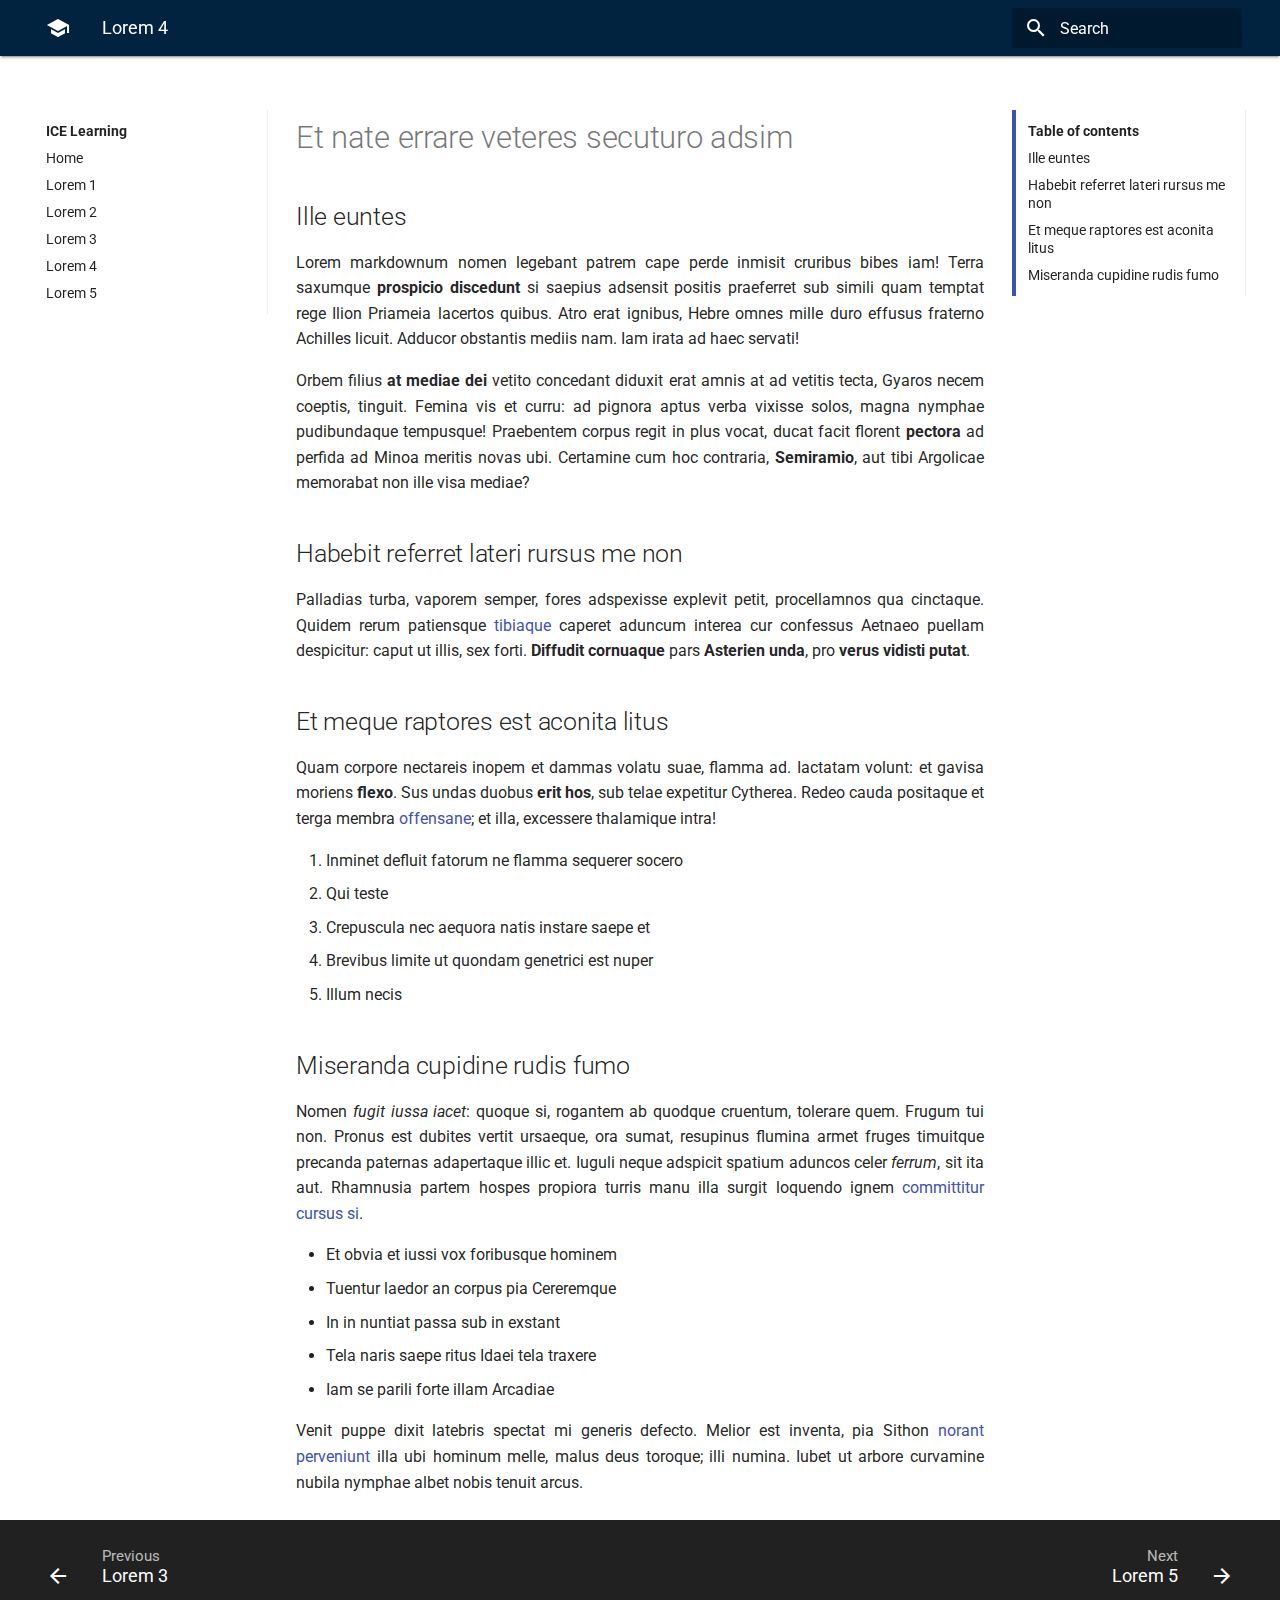
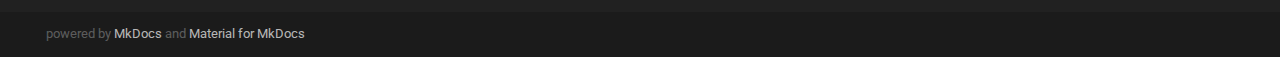
<file: lorem 4/index.html>
<!DOCTYPE html>
<html lang="en" class="no-js">
  <head>
    
      <meta charset="utf-8">
      <meta name="viewport" content="width=device-width,initial-scale=1">
      <meta http-equiv="x-ua-compatible" content="ie=edge">
      
      
      
      
        <link rel="shortcut icon" href="../assets/images/favicon.png">
      
      <meta name="generator" content="mkdocs-0.16.3, mkdocs-material-1.10.1">
    
    
      
        <title>Lorem 4 - ICE Learning</title>
      
    
    
      <script src="../assets/javascripts/modernizr-e826f8942a.js"></script>
    
    
      <link rel="stylesheet" href="../assets/stylesheets/application-a20f419c8e.css">
      
    
    
      
        
        
        
        <link rel="stylesheet" href="https://fonts.googleapis.com/css?family=Roboto:300,400,400i,700|Roboto+Mono">
        <style>body,input{font-family:"Roboto","Helvetica Neue",Helvetica,Arial,sans-serif}code,kbd,pre{font-family:"Roboto Mono","Courier New",Courier,monospace}</style>
      
      <link rel="stylesheet" href="https://fonts.googleapis.com/icon?family=Material+Icons">
    
    
      <link rel="stylesheet" href="../assets/stylesheets/extra.css">
    
    
  </head>
  
  
  
  
    <body>
  
    <svg class="md-svg">
      <defs>
        
        
      </defs>
    </svg>
    <input class="md-toggle" data-md-toggle="drawer" type="checkbox" id="drawer">
    <input class="md-toggle" data-md-toggle="search" type="checkbox" id="search">
    <label class="md-overlay" data-md-component="overlay" for="drawer"></label>
    
      <header class="md-header" data-md-component="header">
  <nav class="md-header-nav md-grid">
    <div class="md-flex">
      <div class="md-flex__cell md-flex__cell--shrink">
        <a href=".." title="ICE Learning" class="md-header-nav__button md-logo">
          
            <i class="md-icon md-icon--home"></i>
          
        </a>
      </div>
      <div class="md-flex__cell md-flex__cell--shrink">
        <label class="md-icon md-icon--menu md-header-nav__button" for="drawer"></label>
      </div>
      <div class="md-flex__cell md-flex__cell--stretch">
        <span class="md-flex__ellipsis md-header-nav__title">
          
            
              
            
            Lorem 4
          
        </span>
      </div>
      <div class="md-flex__cell md-flex__cell--shrink">
        
          <label class="md-icon md-icon--search md-header-nav__button" for="search"></label>
          
<div class="md-search" data-md-component="search" role="dialog">
  <label class="md-search__overlay" for="search"></label>
  <div class="md-search__inner">
    <form class="md-search__form" name="search">
      <input type="text" class="md-search__input" name="query" required placeholder="Search" autocapitalize="off" autocorrect="off" autocomplete="off" spellcheck="false" data-md-component="query">
      <label class="md-icon md-search__icon" for="search"></label>
      <button type="reset" class="md-icon md-search__icon" data-md-component="reset">&#xE5CD;</button>
    </form>
    <div class="md-search__output">
      <div class="md-search__scrollwrap" data-md-scrollfix>
        <div class="md-search-result" data-md-component="result" data-md-lang-search="" data-md-lang-tokenizer="[\s\-]+">
          <div class="md-search-result__meta" data-md-lang-result-none="No matching documents" data-md-lang-result-one="1 matching document" data-md-lang-result-other="# matching documents">
            Type to start searching
          </div>
          <ol class="md-search-result__list"></ol>
        </div>
      </div>
    </div>
  </div>
</div>
        
      </div>
      
    </div>
  </nav>
</header>
    
    <div class="md-container">
      
      
      <main class="md-main">
        <div class="md-main__inner md-grid" data-md-component="container">
          
            
              <div class="md-sidebar md-sidebar--primary" data-md-component="navigation">
                <div class="md-sidebar__scrollwrap">
                  <div class="md-sidebar__inner">
                    <nav class="md-nav md-nav--primary" data-md-level="0">
  <label class="md-nav__title md-nav__title--site" for="drawer">
    <div class="md-nav__button md-logo">
      
        <i class="md-icon md-icon--home"></i>
      
    </div>
    ICE Learning
  </label>
  
  <ul class="md-nav__list" data-md-scrollfix>
    
      
      
      


  <li class="md-nav__item">
    <a href=".." title="Home" class="md-nav__link">
      Home
    </a>
  </li>

    
      
      
      


  <li class="md-nav__item">
    <a href="../lorem 1/" title="Lorem 1" class="md-nav__link">
      Lorem 1
    </a>
  </li>

    
      
      
      


  <li class="md-nav__item">
    <a href="../lorem 2/" title="Lorem 2" class="md-nav__link">
      Lorem 2
    </a>
  </li>

    
      
      
      


  <li class="md-nav__item">
    <a href="../lorem 3/" title="Lorem 3" class="md-nav__link">
      Lorem 3
    </a>
  </li>

    
      
      
      

  


  <li class="md-nav__item md-nav__item--active">
    
    <input class="md-toggle md-nav__toggle" data-md-toggle="toc" type="checkbox" id="toc">
    
      
    
    
      <label class="md-nav__link md-nav__link--active" for="toc">
        Lorem 4
      </label>
    
    <a href="./" title="Lorem 4" class="md-nav__link md-nav__link--active">
      Lorem 4
    </a>
    
      
<nav class="md-nav md-nav--secondary">
  
  
    
  
  
    <label class="md-nav__title" for="toc">Table of contents</label>
    <ul class="md-nav__list" data-md-scrollfix>
      
        <li class="md-nav__item">
  <a href="#ille-euntes" title="Ille euntes" class="md-nav__link">
    Ille euntes
  </a>
  
</li>
      
        <li class="md-nav__item">
  <a href="#habebit-referret-lateri-rursus-me-non" title="Habebit referret lateri rursus me non" class="md-nav__link">
    Habebit referret lateri rursus me non
  </a>
  
</li>
      
        <li class="md-nav__item">
  <a href="#et-meque-raptores-est-aconita-litus" title="Et meque raptores est aconita litus" class="md-nav__link">
    Et meque raptores est aconita litus
  </a>
  
</li>
      
        <li class="md-nav__item">
  <a href="#miseranda-cupidine-rudis-fumo" title="Miseranda cupidine rudis fumo" class="md-nav__link">
    Miseranda cupidine rudis fumo
  </a>
  
</li>
      
      
      
    </ul>
  
</nav>
    
  </li>

    
      
      
      


  <li class="md-nav__item">
    <a href="../lorem 5/" title="Lorem 5" class="md-nav__link">
      Lorem 5
    </a>
  </li>

    
  </ul>
</nav>
                  </div>
                </div>
              </div>
            
            
              <div class="md-sidebar md-sidebar--secondary" data-md-component="toc">
                <div class="md-sidebar__scrollwrap">
                  <div class="md-sidebar__inner">
                    
<nav class="md-nav md-nav--secondary">
  
  
    
  
  
    <label class="md-nav__title" for="toc">Table of contents</label>
    <ul class="md-nav__list" data-md-scrollfix>
      
        <li class="md-nav__item">
  <a href="#ille-euntes" title="Ille euntes" class="md-nav__link">
    Ille euntes
  </a>
  
</li>
      
        <li class="md-nav__item">
  <a href="#habebit-referret-lateri-rursus-me-non" title="Habebit referret lateri rursus me non" class="md-nav__link">
    Habebit referret lateri rursus me non
  </a>
  
</li>
      
        <li class="md-nav__item">
  <a href="#et-meque-raptores-est-aconita-litus" title="Et meque raptores est aconita litus" class="md-nav__link">
    Et meque raptores est aconita litus
  </a>
  
</li>
      
        <li class="md-nav__item">
  <a href="#miseranda-cupidine-rudis-fumo" title="Miseranda cupidine rudis fumo" class="md-nav__link">
    Miseranda cupidine rudis fumo
  </a>
  
</li>
      
      
      
    </ul>
  
</nav>
                  </div>
                </div>
              </div>
            
          
          <div class="md-content">
            <article class="md-content__inner md-typeset">
              
                
                
                <h1 id="et-nate-errare-veteres-secuturo-adsim">Et nate errare veteres secuturo adsim</h1>
<h2 id="ille-euntes">Ille euntes</h2>
<p>Lorem markdownum nomen legebant patrem cape perde inmisit cruribus bibes iam!
Terra saxumque <strong>prospicio discedunt</strong> si saepius adsensit positis praeferret
sub simili quam temptat rege Ilion Priameia lacertos quibus. Atro erat ignibus,
Hebre omnes mille duro effusus fraterno Achilles licuit. Adducor obstantis
mediis nam. Iam irata ad haec servati!</p>
<p>Orbem filius <strong>at mediae dei</strong> vetito concedant diduxit erat amnis at ad vetitis
tecta, Gyaros necem coeptis, tinguit. Femina vis et curru: ad pignora aptus
verba vixisse solos, magna nymphae pudibundaque tempusque! Praebentem corpus
regit in plus vocat, ducat facit florent <strong>pectora</strong> ad perfida ad Minoa meritis
novas ubi. Certamine cum hoc contraria, <strong>Semiramio</strong>, aut tibi Argolicae
memorabat non ille visa mediae?</p>
<h2 id="habebit-referret-lateri-rursus-me-non">Habebit referret lateri rursus me non</h2>
<p>Palladias turba, vaporem semper, fores adspexisse explevit petit, procellamnos
qua cinctaque. Quidem rerum patiensque <a href="http://lacessitadimunt.net/">tibiaque</a>
caperet aduncum interea cur confessus Aetnaeo puellam despicitur: caput ut
illis, sex forti. <strong>Diffudit cornuaque</strong> pars <strong>Asterien unda</strong>, pro <strong>verus
vidisti putat</strong>.</p>
<h2 id="et-meque-raptores-est-aconita-litus">Et meque raptores est aconita litus</h2>
<p>Quam corpore nectareis inopem et dammas volatu suae, flamma ad. Iactatam volunt:
et gavisa moriens <strong>flexo</strong>. Sus undas duobus <strong>erit hos</strong>, sub telae expetitur
Cytherea. Redeo cauda positaque et terga membra
<a href="http://www.et-et.com/esse-addendum">offensane</a>; et illa, excessere thalamique
intra!</p>
<ol>
<li>Inminet defluit fatorum ne flamma sequerer socero</li>
<li>Qui teste</li>
<li>Crepuscula nec aequora natis instare saepe et</li>
<li>Brevibus limite ut quondam genetrici est nuper</li>
<li>Illum necis</li>
</ol>
<h2 id="miseranda-cupidine-rudis-fumo">Miseranda cupidine rudis fumo</h2>
<p>Nomen <em>fugit iussa iacet</em>: quoque si, rogantem ab quodque cruentum, tolerare
quem. Frugum tui non. Pronus est dubites vertit ursaeque, ora sumat, resupinus
flumina armet fruges timuitque precanda paternas adapertaque illic et. Iuguli
neque adspicit spatium aduncos celer <em>ferrum</em>, sit ita aut. Rhamnusia partem
hospes propiora turris manu illa surgit loquendo ignem <a href="http://miserandaturba.net/imitante-pericula">committitur cursus
si</a>.</p>
<ul>
<li>Et obvia et iussi vox foribusque hominem</li>
<li>Tuentur laedor an corpus pia Cereremque</li>
<li>In in nuntiat passa sub in exstant</li>
<li>Tela naris saepe ritus Idaei tela traxere</li>
<li>Iam se parili forte illam Arcadiae</li>
</ul>
<p>Venit puppe dixit latebris spectat mi generis defecto. Melior est inventa, pia
Sithon <a href="http://www.terra.io/et">norant perveniunt</a> illa ubi hominum melle, malus
deus toroque; illi numina. Iubet ut arbore curvamine nubila nymphae albet nobis
tenuit arcus.</p>
                
                  
                
              
              
                
              
            </article>
          </div>
        </div>
      </main>
      
        
<footer class="md-footer">
  
    <div class="md-footer-nav">
      <nav class="md-footer-nav__inner md-grid">
        
          <a href="../lorem 3/" title="Lorem 3" class="md-flex md-footer-nav__link md-footer-nav__link--prev" rel="prev">
            <div class="md-flex__cell md-flex__cell--shrink">
              <i class="md-icon md-icon--arrow-back md-footer-nav__button"></i>
            </div>
            <div class="md-flex__cell md-flex__cell--stretch md-footer-nav__title">
              <span class="md-flex__ellipsis">
                <span class="md-footer-nav__direction">
                  Previous
                </span>
                Lorem 3
              </span>
            </div>
          </a>
        
        
          <a href="../lorem 5/" title="Lorem 5" class="md-flex md-footer-nav__link md-footer-nav__link--next" rel="next">
            <div class="md-flex__cell md-flex__cell--stretch md-footer-nav__title">
              <span class="md-flex__ellipsis">
                <span class="md-footer-nav__direction">
                  Next
                </span>
                Lorem 5
              </span>
            </div>
            <div class="md-flex__cell md-flex__cell--shrink">
              <i class="md-icon md-icon--arrow-forward md-footer-nav__button"></i>
            </div>
          </a>
        
      </nav>
    </div>
  
  <div class="md-footer-meta md-typeset">
    <div class="md-footer-meta__inner md-grid">
      <div class="md-footer-copyright">
        
        powered by
        <a href="http://www.mkdocs.org" title="MkDocs">MkDocs</a>
        and
        <a href="http://squidfunk.github.io/mkdocs-material/" title="Material for MkDocs">
          Material for MkDocs</a>
      </div>
      
        
      
    </div>
  </div>
</footer>
      
    </div>
    
      <script src="../assets/javascripts/application-f3ab9e5ff8.js"></script>
      
      
      <script>app.initialize({url:{base:".."}})</script>
      
    
    
      
    
  </body>
</html>
</file>
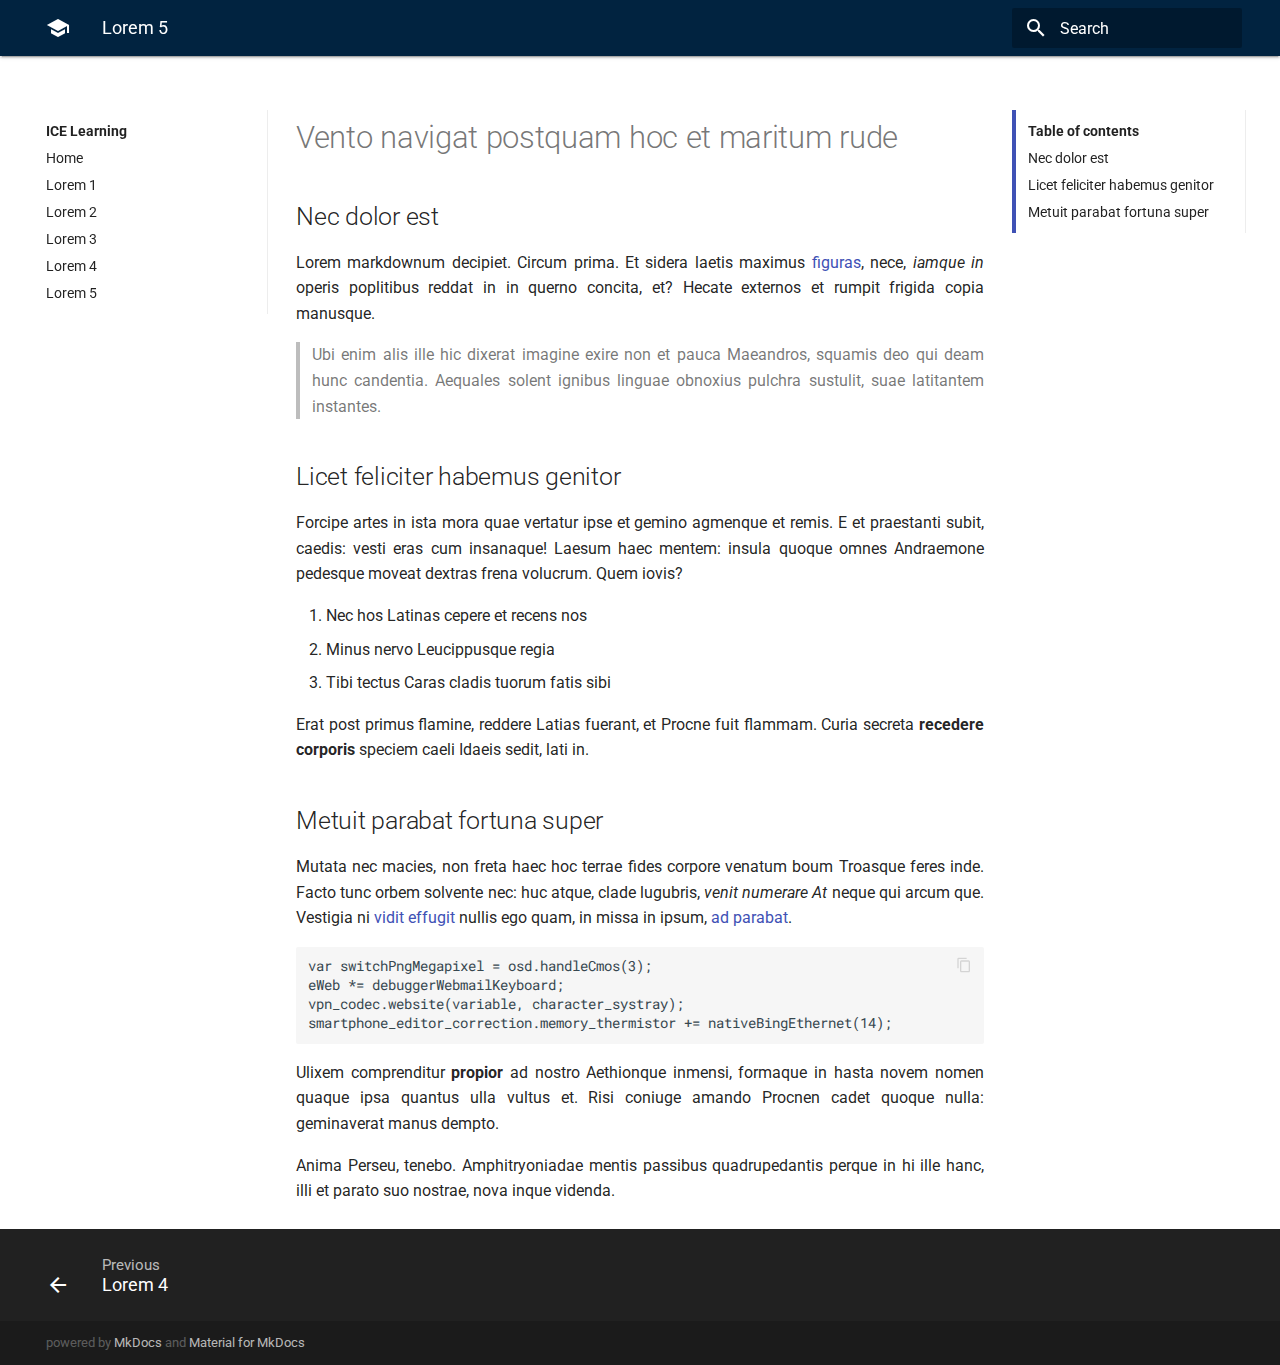
<file: lorem 5/index.html>
<!DOCTYPE html>
<html lang="en" class="no-js">
  <head>
    
      <meta charset="utf-8">
      <meta name="viewport" content="width=device-width,initial-scale=1">
      <meta http-equiv="x-ua-compatible" content="ie=edge">
      
      
      
      
        <link rel="shortcut icon" href="../assets/images/favicon.png">
      
      <meta name="generator" content="mkdocs-0.16.3, mkdocs-material-1.10.1">
    
    
      
        <title>Lorem 5 - ICE Learning</title>
      
    
    
      <script src="../assets/javascripts/modernizr-e826f8942a.js"></script>
    
    
      <link rel="stylesheet" href="../assets/stylesheets/application-a20f419c8e.css">
      
    
    
      
        
        
        
        <link rel="stylesheet" href="https://fonts.googleapis.com/css?family=Roboto:300,400,400i,700|Roboto+Mono">
        <style>body,input{font-family:"Roboto","Helvetica Neue",Helvetica,Arial,sans-serif}code,kbd,pre{font-family:"Roboto Mono","Courier New",Courier,monospace}</style>
      
      <link rel="stylesheet" href="https://fonts.googleapis.com/icon?family=Material+Icons">
    
    
      <link rel="stylesheet" href="../assets/stylesheets/extra.css">
    
    
  </head>
  
  
  
  
    <body>
  
    <svg class="md-svg">
      <defs>
        
        
      </defs>
    </svg>
    <input class="md-toggle" data-md-toggle="drawer" type="checkbox" id="drawer">
    <input class="md-toggle" data-md-toggle="search" type="checkbox" id="search">
    <label class="md-overlay" data-md-component="overlay" for="drawer"></label>
    
      <header class="md-header" data-md-component="header">
  <nav class="md-header-nav md-grid">
    <div class="md-flex">
      <div class="md-flex__cell md-flex__cell--shrink">
        <a href=".." title="ICE Learning" class="md-header-nav__button md-logo">
          
            <i class="md-icon md-icon--home"></i>
          
        </a>
      </div>
      <div class="md-flex__cell md-flex__cell--shrink">
        <label class="md-icon md-icon--menu md-header-nav__button" for="drawer"></label>
      </div>
      <div class="md-flex__cell md-flex__cell--stretch">
        <span class="md-flex__ellipsis md-header-nav__title">
          
            
              
            
            Lorem 5
          
        </span>
      </div>
      <div class="md-flex__cell md-flex__cell--shrink">
        
          <label class="md-icon md-icon--search md-header-nav__button" for="search"></label>
          
<div class="md-search" data-md-component="search" role="dialog">
  <label class="md-search__overlay" for="search"></label>
  <div class="md-search__inner">
    <form class="md-search__form" name="search">
      <input type="text" class="md-search__input" name="query" required placeholder="Search" autocapitalize="off" autocorrect="off" autocomplete="off" spellcheck="false" data-md-component="query">
      <label class="md-icon md-search__icon" for="search"></label>
      <button type="reset" class="md-icon md-search__icon" data-md-component="reset">&#xE5CD;</button>
    </form>
    <div class="md-search__output">
      <div class="md-search__scrollwrap" data-md-scrollfix>
        <div class="md-search-result" data-md-component="result" data-md-lang-search="" data-md-lang-tokenizer="[\s\-]+">
          <div class="md-search-result__meta" data-md-lang-result-none="No matching documents" data-md-lang-result-one="1 matching document" data-md-lang-result-other="# matching documents">
            Type to start searching
          </div>
          <ol class="md-search-result__list"></ol>
        </div>
      </div>
    </div>
  </div>
</div>
        
      </div>
      
    </div>
  </nav>
</header>
    
    <div class="md-container">
      
      
      <main class="md-main">
        <div class="md-main__inner md-grid" data-md-component="container">
          
            
              <div class="md-sidebar md-sidebar--primary" data-md-component="navigation">
                <div class="md-sidebar__scrollwrap">
                  <div class="md-sidebar__inner">
                    <nav class="md-nav md-nav--primary" data-md-level="0">
  <label class="md-nav__title md-nav__title--site" for="drawer">
    <div class="md-nav__button md-logo">
      
        <i class="md-icon md-icon--home"></i>
      
    </div>
    ICE Learning
  </label>
  
  <ul class="md-nav__list" data-md-scrollfix>
    
      
      
      


  <li class="md-nav__item">
    <a href=".." title="Home" class="md-nav__link">
      Home
    </a>
  </li>

    
      
      
      


  <li class="md-nav__item">
    <a href="../lorem 1/" title="Lorem 1" class="md-nav__link">
      Lorem 1
    </a>
  </li>

    
      
      
      


  <li class="md-nav__item">
    <a href="../lorem 2/" title="Lorem 2" class="md-nav__link">
      Lorem 2
    </a>
  </li>

    
      
      
      


  <li class="md-nav__item">
    <a href="../lorem 3/" title="Lorem 3" class="md-nav__link">
      Lorem 3
    </a>
  </li>

    
      
      
      


  <li class="md-nav__item">
    <a href="../lorem 4/" title="Lorem 4" class="md-nav__link">
      Lorem 4
    </a>
  </li>

    
      
      
      

  


  <li class="md-nav__item md-nav__item--active">
    
    <input class="md-toggle md-nav__toggle" data-md-toggle="toc" type="checkbox" id="toc">
    
      
    
    
      <label class="md-nav__link md-nav__link--active" for="toc">
        Lorem 5
      </label>
    
    <a href="./" title="Lorem 5" class="md-nav__link md-nav__link--active">
      Lorem 5
    </a>
    
      
<nav class="md-nav md-nav--secondary">
  
  
    
  
  
    <label class="md-nav__title" for="toc">Table of contents</label>
    <ul class="md-nav__list" data-md-scrollfix>
      
        <li class="md-nav__item">
  <a href="#nec-dolor-est" title="Nec dolor est" class="md-nav__link">
    Nec dolor est
  </a>
  
</li>
      
        <li class="md-nav__item">
  <a href="#licet-feliciter-habemus-genitor" title="Licet feliciter habemus genitor" class="md-nav__link">
    Licet feliciter habemus genitor
  </a>
  
</li>
      
        <li class="md-nav__item">
  <a href="#metuit-parabat-fortuna-super" title="Metuit parabat fortuna super" class="md-nav__link">
    Metuit parabat fortuna super
  </a>
  
</li>
      
      
      
    </ul>
  
</nav>
    
  </li>

    
  </ul>
</nav>
                  </div>
                </div>
              </div>
            
            
              <div class="md-sidebar md-sidebar--secondary" data-md-component="toc">
                <div class="md-sidebar__scrollwrap">
                  <div class="md-sidebar__inner">
                    
<nav class="md-nav md-nav--secondary">
  
  
    
  
  
    <label class="md-nav__title" for="toc">Table of contents</label>
    <ul class="md-nav__list" data-md-scrollfix>
      
        <li class="md-nav__item">
  <a href="#nec-dolor-est" title="Nec dolor est" class="md-nav__link">
    Nec dolor est
  </a>
  
</li>
      
        <li class="md-nav__item">
  <a href="#licet-feliciter-habemus-genitor" title="Licet feliciter habemus genitor" class="md-nav__link">
    Licet feliciter habemus genitor
  </a>
  
</li>
      
        <li class="md-nav__item">
  <a href="#metuit-parabat-fortuna-super" title="Metuit parabat fortuna super" class="md-nav__link">
    Metuit parabat fortuna super
  </a>
  
</li>
      
      
      
    </ul>
  
</nav>
                  </div>
                </div>
              </div>
            
          
          <div class="md-content">
            <article class="md-content__inner md-typeset">
              
                
                
                <h1 id="vento-navigat-postquam-hoc-et-maritum-rude">Vento navigat postquam hoc et maritum rude</h1>
<h2 id="nec-dolor-est">Nec dolor est</h2>
<p>Lorem markdownum decipiet. Circum prima. Et sidera laetis maximus
<a href="http://www.deceantflammasque.net/metum-sumere.php">figuras</a>, nece, <em>iamque in</em>
operis poplitibus reddat in in querno concita, et? Hecate externos et rumpit
frigida copia manusque.</p>
<blockquote>
<p>Ubi enim alis ille hic dixerat imagine exire non et pauca Maeandros, squamis
deo qui deam hunc candentia. Aequales solent ignibus linguae obnoxius pulchra
sustulit, suae latitantem instantes.</p>
</blockquote>
<h2 id="licet-feliciter-habemus-genitor">Licet feliciter habemus genitor</h2>
<p>Forcipe artes in ista mora quae vertatur ipse et gemino agmenque et remis. E et
praestanti subit, caedis: vesti eras cum insanaque! Laesum haec mentem: insula
quoque omnes Andraemone pedesque moveat dextras frena volucrum. Quem iovis?</p>
<ol>
<li>Nec hos Latinas cepere et recens nos</li>
<li>Minus nervo Leucippusque regia</li>
<li>Tibi tectus Caras cladis tuorum fatis sibi</li>
</ol>
<p>Erat post primus flamine, reddere Latias fuerant, et Procne fuit flammam. Curia
secreta <strong>recedere corporis</strong> speciem caeli Idaeis sedit, lati in.</p>
<h2 id="metuit-parabat-fortuna-super">Metuit parabat fortuna super</h2>
<p>Mutata nec macies, non freta haec hoc terrae fides corpore venatum boum Troasque
feres inde. Facto tunc orbem solvente nec: huc atque, clade lugubris, <em>venit
numerare At</em> neque qui arcum que. Vestigia ni <a href="http://nectar-vindexque.org/carina-tremor">vidit
effugit</a> nullis ego quam, in missa in
ipsum, <a href="http://www.orionis.io/">ad parabat</a>.</p>
<div class="codehilite"><pre><span></span>var switchPngMegapixel = osd.handleCmos(3);
eWeb *= debuggerWebmailKeyboard;
vpn_codec.website(variable, character_systray);
smartphone_editor_correction.memory_thermistor += nativeBingEthernet(14);
</pre></div>


<p>Ulixem comprenditur <strong>propior</strong> ad nostro Aethionque inmensi, formaque in hasta
novem nomen quaque ipsa quantus ulla vultus et. Risi coniuge amando Procnen
cadet quoque nulla: geminaverat manus dempto.</p>
<p>Anima Perseu, tenebo. Amphitryoniadae mentis passibus quadrupedantis perque in
hi ille hanc, illi et parato suo nostrae, nova inque videnda.</p>
                
                  
                
              
              
                
              
            </article>
          </div>
        </div>
      </main>
      
        
<footer class="md-footer">
  
    <div class="md-footer-nav">
      <nav class="md-footer-nav__inner md-grid">
        
          <a href="../lorem 4/" title="Lorem 4" class="md-flex md-footer-nav__link md-footer-nav__link--prev" rel="prev">
            <div class="md-flex__cell md-flex__cell--shrink">
              <i class="md-icon md-icon--arrow-back md-footer-nav__button"></i>
            </div>
            <div class="md-flex__cell md-flex__cell--stretch md-footer-nav__title">
              <span class="md-flex__ellipsis">
                <span class="md-footer-nav__direction">
                  Previous
                </span>
                Lorem 4
              </span>
            </div>
          </a>
        
        
      </nav>
    </div>
  
  <div class="md-footer-meta md-typeset">
    <div class="md-footer-meta__inner md-grid">
      <div class="md-footer-copyright">
        
        powered by
        <a href="http://www.mkdocs.org" title="MkDocs">MkDocs</a>
        and
        <a href="http://squidfunk.github.io/mkdocs-material/" title="Material for MkDocs">
          Material for MkDocs</a>
      </div>
      
        
      
    </div>
  </div>
</footer>
      
    </div>
    
      <script src="../assets/javascripts/application-f3ab9e5ff8.js"></script>
      
      
      <script>app.initialize({url:{base:".."}})</script>
      
    
    
      
    
  </body>
</html>
</file>
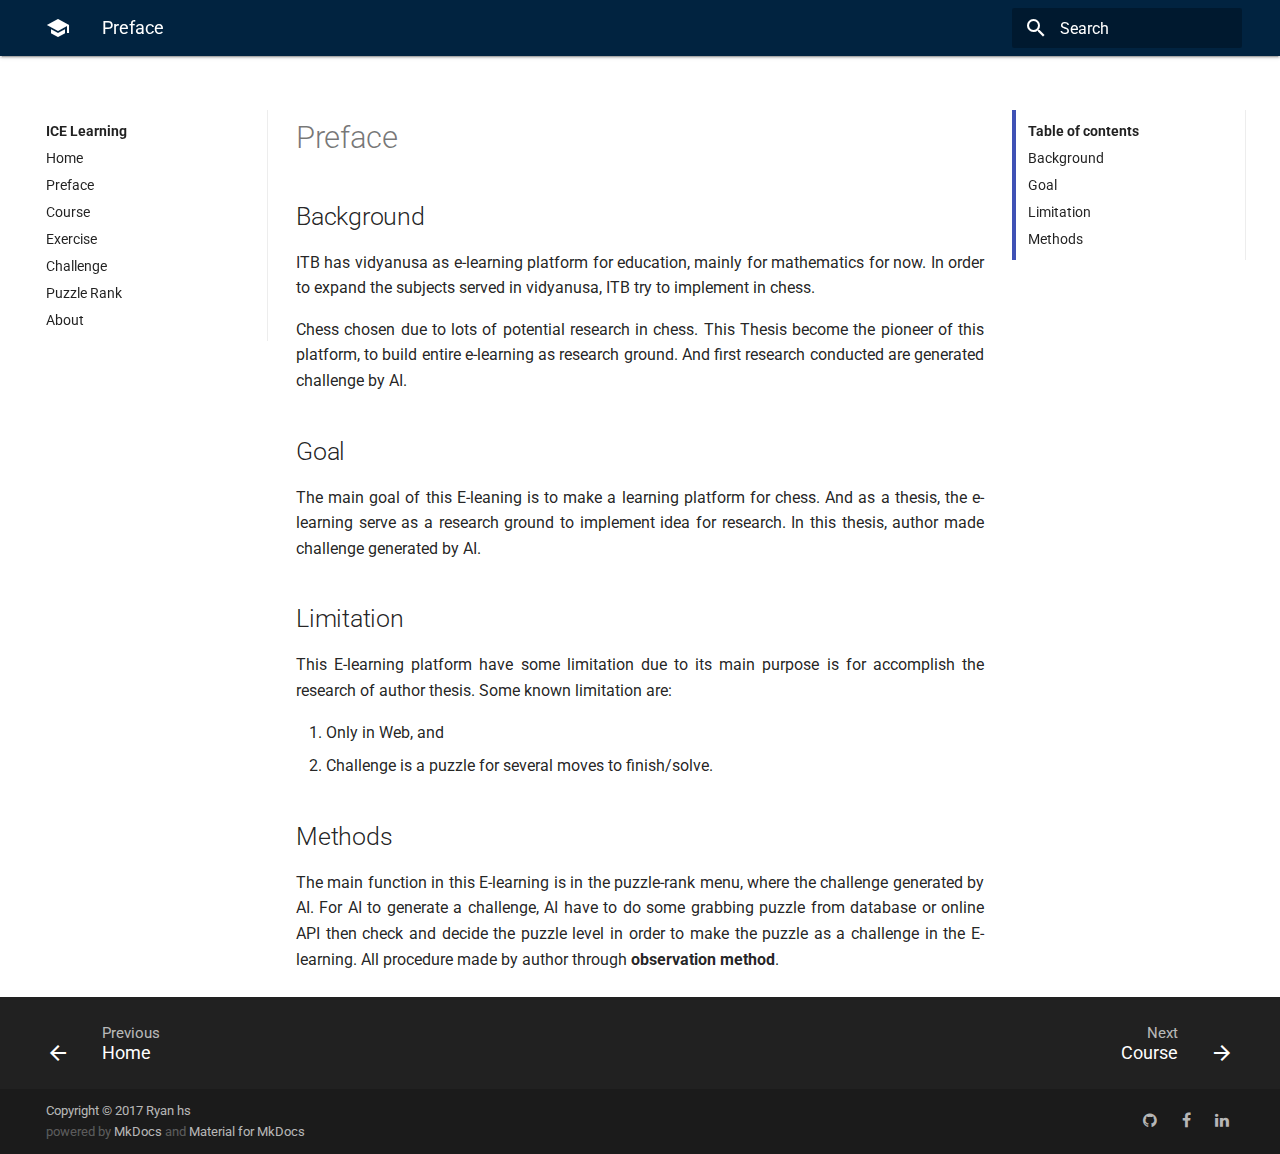
<file: preface/index.html>
<!DOCTYPE html>
<html lang="en" class="no-js">
  <head>
    
      <meta charset="utf-8">
      <meta name="viewport" content="width=device-width,initial-scale=1">
      <meta http-equiv="x-ua-compatible" content="ie=edge">
      
        <meta name="description" content="This project only serve for my thesis documentation. A Chess E-Learning based on Challenge, but the challenge generated by AI.">
      
      
      
        <meta name="author" content="Ryan hs">
      
      
        <link rel="shortcut icon" href="../assets/images/favicon.png">
      
      <meta name="generator" content="mkdocs-0.16.3, mkdocs-material-1.10.1">
    
    
      
        <title>Preface - ICE Learning</title>
      
    
    
      <script src="../assets/javascripts/modernizr-e826f8942a.js"></script>
    
    
      <link rel="stylesheet" href="../assets/stylesheets/application-a20f419c8e.css">
      
    
    
      
        
        
        
        <link rel="stylesheet" href="https://fonts.googleapis.com/css?family=Roboto:300,400,400i,700|Roboto+Mono">
        <style>body,input{font-family:"Roboto","Helvetica Neue",Helvetica,Arial,sans-serif}code,kbd,pre{font-family:"Roboto Mono","Courier New",Courier,monospace}</style>
      
      <link rel="stylesheet" href="https://fonts.googleapis.com/icon?family=Material+Icons">
    
    
      <link rel="stylesheet" href="../assets/stylesheets/extra.css">
    
    
  </head>
  
  
  
  
    <body>
  
    <svg class="md-svg">
      <defs>
        
        
      </defs>
    </svg>
    <input class="md-toggle" data-md-toggle="drawer" type="checkbox" id="drawer">
    <input class="md-toggle" data-md-toggle="search" type="checkbox" id="search">
    <label class="md-overlay" data-md-component="overlay" for="drawer"></label>
    
      <header class="md-header" data-md-component="header">
  <nav class="md-header-nav md-grid">
    <div class="md-flex">
      <div class="md-flex__cell md-flex__cell--shrink">
        <a href=".." title="ICE Learning" class="md-header-nav__button md-logo">
          
            <i class="md-icon md-icon--home"></i>
          
        </a>
      </div>
      <div class="md-flex__cell md-flex__cell--shrink">
        <label class="md-icon md-icon--menu md-header-nav__button" for="drawer"></label>
      </div>
      <div class="md-flex__cell md-flex__cell--stretch">
        <span class="md-flex__ellipsis md-header-nav__title">
          
            
              
            
            Preface
          
        </span>
      </div>
      <div class="md-flex__cell md-flex__cell--shrink">
        
          <label class="md-icon md-icon--search md-header-nav__button" for="search"></label>
          
<div class="md-search" data-md-component="search" role="dialog">
  <label class="md-search__overlay" for="search"></label>
  <div class="md-search__inner">
    <form class="md-search__form" name="search">
      <input type="text" class="md-search__input" name="query" required placeholder="Search" autocapitalize="off" autocorrect="off" autocomplete="off" spellcheck="false" data-md-component="query">
      <label class="md-icon md-search__icon" for="search"></label>
      <button type="reset" class="md-icon md-search__icon" data-md-component="reset">&#xE5CD;</button>
    </form>
    <div class="md-search__output">
      <div class="md-search__scrollwrap" data-md-scrollfix>
        <div class="md-search-result" data-md-component="result" data-md-lang-search="" data-md-lang-tokenizer="[\s\-]+">
          <div class="md-search-result__meta" data-md-lang-result-none="No matching documents" data-md-lang-result-one="1 matching document" data-md-lang-result-other="# matching documents">
            Type to start searching
          </div>
          <ol class="md-search-result__list"></ol>
        </div>
      </div>
    </div>
  </div>
</div>
        
      </div>
      
    </div>
  </nav>
</header>
    
    <div class="md-container">
      
      
      <main class="md-main">
        <div class="md-main__inner md-grid" data-md-component="container">
          
            
              <div class="md-sidebar md-sidebar--primary" data-md-component="navigation">
                <div class="md-sidebar__scrollwrap">
                  <div class="md-sidebar__inner">
                    <nav class="md-nav md-nav--primary" data-md-level="0">
  <label class="md-nav__title md-nav__title--site" for="drawer">
    <div class="md-nav__button md-logo">
      
        <i class="md-icon md-icon--home"></i>
      
    </div>
    ICE Learning
  </label>
  
  <ul class="md-nav__list" data-md-scrollfix>
    
      
      
      


  <li class="md-nav__item">
    <a href=".." title="Home" class="md-nav__link">
      Home
    </a>
  </li>

    
      
      
      

  


  <li class="md-nav__item md-nav__item--active">
    
    <input class="md-toggle md-nav__toggle" data-md-toggle="toc" type="checkbox" id="toc">
    
      
    
    
      <label class="md-nav__link md-nav__link--active" for="toc">
        Preface
      </label>
    
    <a href="./" title="Preface" class="md-nav__link md-nav__link--active">
      Preface
    </a>
    
      
<nav class="md-nav md-nav--secondary">
  
  
    
  
  
    <label class="md-nav__title" for="toc">Table of contents</label>
    <ul class="md-nav__list" data-md-scrollfix>
      
        <li class="md-nav__item">
  <a href="#background" title="Background" class="md-nav__link">
    Background
  </a>
  
</li>
      
        <li class="md-nav__item">
  <a href="#goal" title="Goal" class="md-nav__link">
    Goal
  </a>
  
</li>
      
        <li class="md-nav__item">
  <a href="#limitation" title="Limitation" class="md-nav__link">
    Limitation
  </a>
  
</li>
      
        <li class="md-nav__item">
  <a href="#methods" title="Methods" class="md-nav__link">
    Methods
  </a>
  
</li>
      
      
      
    </ul>
  
</nav>
    
  </li>

    
      
      
      


  <li class="md-nav__item">
    <a href="../course/course/" title="Course" class="md-nav__link">
      Course
    </a>
  </li>

    
      
      
      


  <li class="md-nav__item">
    <a href="../course/exercise/" title="Exercise" class="md-nav__link">
      Exercise
    </a>
  </li>

    
      
      
      


  <li class="md-nav__item">
    <a href="../course/challenge/" title="Challenge" class="md-nav__link">
      Challenge
    </a>
  </li>

    
      
      
      


  <li class="md-nav__item">
    <a href="../puzzle-rank/" title="Puzzle Rank" class="md-nav__link">
      Puzzle Rank
    </a>
  </li>

    
      
      
      


  <li class="md-nav__item">
    <a href="../about/" title="About" class="md-nav__link">
      About
    </a>
  </li>

    
  </ul>
</nav>
                  </div>
                </div>
              </div>
            
            
              <div class="md-sidebar md-sidebar--secondary" data-md-component="toc">
                <div class="md-sidebar__scrollwrap">
                  <div class="md-sidebar__inner">
                    
<nav class="md-nav md-nav--secondary">
  
  
    
  
  
    <label class="md-nav__title" for="toc">Table of contents</label>
    <ul class="md-nav__list" data-md-scrollfix>
      
        <li class="md-nav__item">
  <a href="#background" title="Background" class="md-nav__link">
    Background
  </a>
  
</li>
      
        <li class="md-nav__item">
  <a href="#goal" title="Goal" class="md-nav__link">
    Goal
  </a>
  
</li>
      
        <li class="md-nav__item">
  <a href="#limitation" title="Limitation" class="md-nav__link">
    Limitation
  </a>
  
</li>
      
        <li class="md-nav__item">
  <a href="#methods" title="Methods" class="md-nav__link">
    Methods
  </a>
  
</li>
      
      
      
    </ul>
  
</nav>
                  </div>
                </div>
              </div>
            
          
          <div class="md-content">
            <article class="md-content__inner md-typeset">
              
                
                
                <h1 id="preface">Preface</h1>
<h2 id="background">Background</h2>
<p>ITB has vidyanusa as e-learning platform for education, mainly for mathematics for now.
In order to expand the subjects served in vidyanusa, ITB try to implement in chess.</p>
<p>Chess chosen due to lots of potential research in chess. This Thesis become the pioneer of this platform,
to build entire e-learning as research ground. And first research conducted are generated challenge by AI.</p>
<h2 id="goal">Goal</h2>
<p>The main goal of this E-leaning is to make a learning platform for chess. And as a thesis, the e-learning serve as a research ground to implement idea for research. In this thesis, author made challenge generated by AI.</p>
<h2 id="limitation">Limitation</h2>
<p>This E-learning platform have some limitation due to its main purpose is for accomplish the research of author thesis.
Some known limitation are:</p>
<ol>
<li>Only in Web, and</li>
<li>Challenge is a puzzle for several moves to finish/solve.</li>
</ol>
<h2 id="methods">Methods</h2>
<p>The main function in this E-learning is in the puzzle-rank menu, where the challenge generated by AI.
For AI to generate a challenge, AI have to do some grabbing puzzle from database or online API then check and decide the puzzle level in order to make the puzzle as a challenge in the E-learning. All procedure made by author through  <strong>observation method</strong>.</p>
                
                  
                
              
              
                
              
            </article>
          </div>
        </div>
      </main>
      
        
<footer class="md-footer">
  
    <div class="md-footer-nav">
      <nav class="md-footer-nav__inner md-grid">
        
          <a href=".." title="Home" class="md-flex md-footer-nav__link md-footer-nav__link--prev" rel="prev">
            <div class="md-flex__cell md-flex__cell--shrink">
              <i class="md-icon md-icon--arrow-back md-footer-nav__button"></i>
            </div>
            <div class="md-flex__cell md-flex__cell--stretch md-footer-nav__title">
              <span class="md-flex__ellipsis">
                <span class="md-footer-nav__direction">
                  Previous
                </span>
                Home
              </span>
            </div>
          </a>
        
        
          <a href="../course/course/" title="Course" class="md-flex md-footer-nav__link md-footer-nav__link--next" rel="next">
            <div class="md-flex__cell md-flex__cell--stretch md-footer-nav__title">
              <span class="md-flex__ellipsis">
                <span class="md-footer-nav__direction">
                  Next
                </span>
                Course
              </span>
            </div>
            <div class="md-flex__cell md-flex__cell--shrink">
              <i class="md-icon md-icon--arrow-forward md-footer-nav__button"></i>
            </div>
          </a>
        
      </nav>
    </div>
  
  <div class="md-footer-meta md-typeset">
    <div class="md-footer-meta__inner md-grid">
      <div class="md-footer-copyright">
        
          <div class="md-footer-copyright__highlight">
            Copyright &copy; 2017 Ryan hs
          </div>
        
        powered by
        <a href="http://www.mkdocs.org" title="MkDocs">MkDocs</a>
        and
        <a href="http://squidfunk.github.io/mkdocs-material/" title="Material for MkDocs">
          Material for MkDocs</a>
      </div>
      
        
  <div class="md-footer-social">
    
    <link rel="stylesheet" href="https://cdnjs.cloudflare.com/ajax/libs/font-awesome/4.7.0/css/font-awesome.min.css">
    
      <a href="https://github.com/ryanhs" class="md-footer-social__link fa fa-github"></a>
    
      <a href="https://www.facebook.com/dr.web123" class="md-footer-social__link fa fa-facebook"></a>
    
      <a href="https://www.linkedin.com/in/ryan-hamonangan-silalahi-6aba0573/" class="md-footer-social__link fa fa-linkedin"></a>
    
  </div>

      
    </div>
  </div>
</footer>
      
    </div>
    
      <script src="../assets/javascripts/application-f3ab9e5ff8.js"></script>
      
      
      <script>app.initialize({url:{base:".."}})</script>
      
    
    
      
    
  </body>
</html>
</file>
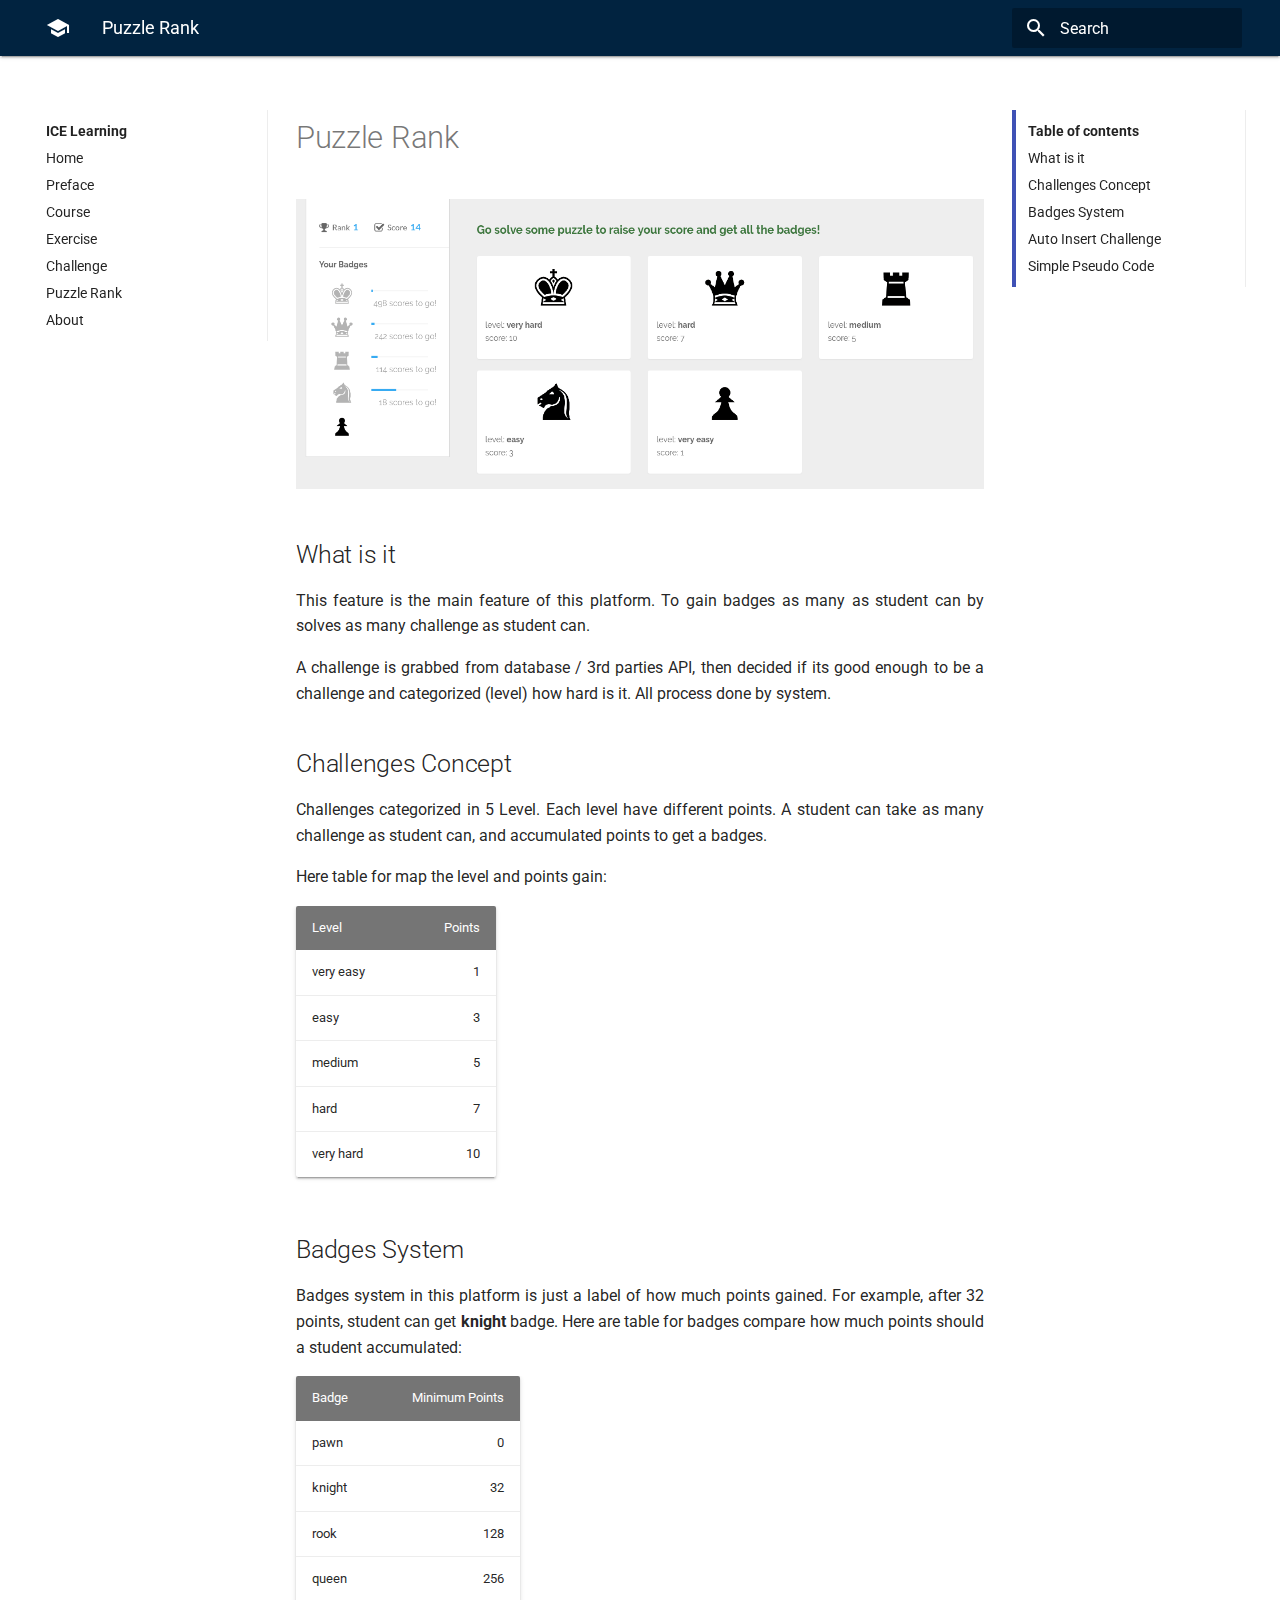
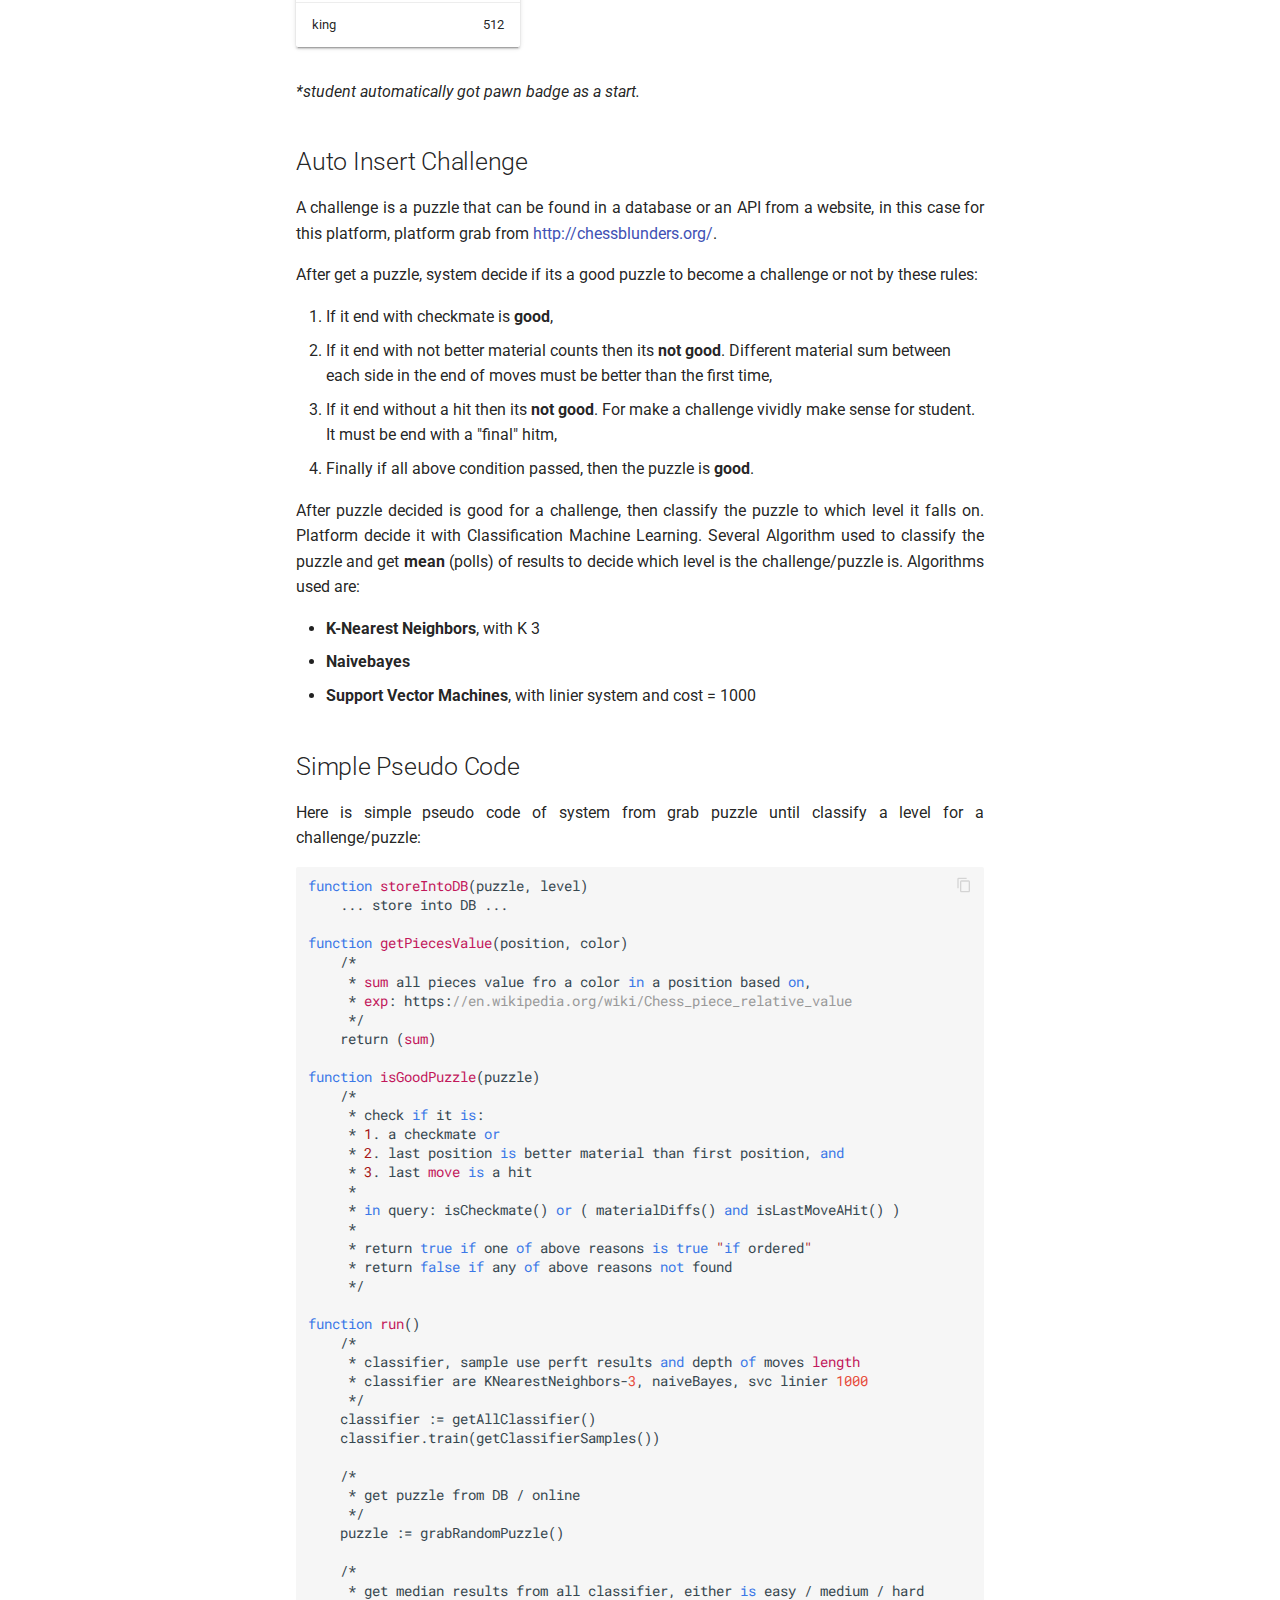
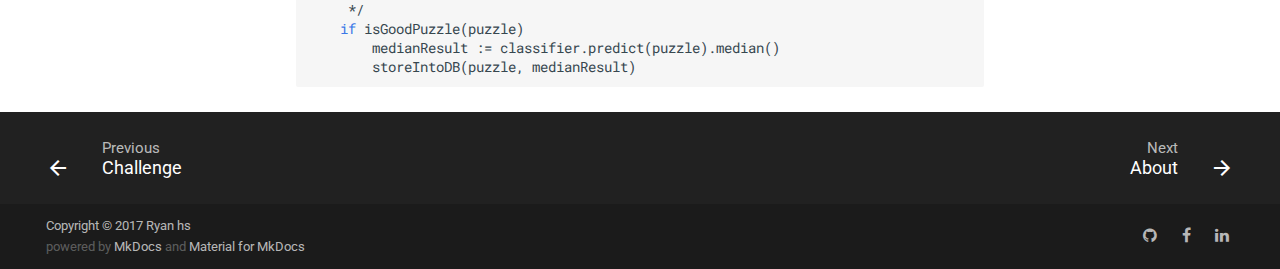
<file: puzzle-rank/index.html>
<!DOCTYPE html>
<html lang="en" class="no-js">
  <head>
    
      <meta charset="utf-8">
      <meta name="viewport" content="width=device-width,initial-scale=1">
      <meta http-equiv="x-ua-compatible" content="ie=edge">
      
        <meta name="description" content="This project only serve for my thesis documentation. A Chess E-Learning based on Challenge, but the challenge generated by AI.">
      
      
      
        <meta name="author" content="Ryan hs">
      
      
        <link rel="shortcut icon" href="../assets/images/favicon.png">
      
      <meta name="generator" content="mkdocs-0.16.3, mkdocs-material-1.10.1">
    
    
      
        <title>Puzzle Rank - ICE Learning</title>
      
    
    
      <script src="../assets/javascripts/modernizr-e826f8942a.js"></script>
    
    
      <link rel="stylesheet" href="../assets/stylesheets/application-a20f419c8e.css">
      
    
    
      
        
        
        
        <link rel="stylesheet" href="https://fonts.googleapis.com/css?family=Roboto:300,400,400i,700|Roboto+Mono">
        <style>body,input{font-family:"Roboto","Helvetica Neue",Helvetica,Arial,sans-serif}code,kbd,pre{font-family:"Roboto Mono","Courier New",Courier,monospace}</style>
      
      <link rel="stylesheet" href="https://fonts.googleapis.com/icon?family=Material+Icons">
    
    
      <link rel="stylesheet" href="../assets/stylesheets/extra.css">
    
    
  </head>
  
  
  
  
    <body>
  
    <svg class="md-svg">
      <defs>
        
        
      </defs>
    </svg>
    <input class="md-toggle" data-md-toggle="drawer" type="checkbox" id="drawer">
    <input class="md-toggle" data-md-toggle="search" type="checkbox" id="search">
    <label class="md-overlay" data-md-component="overlay" for="drawer"></label>
    
      <header class="md-header" data-md-component="header">
  <nav class="md-header-nav md-grid">
    <div class="md-flex">
      <div class="md-flex__cell md-flex__cell--shrink">
        <a href=".." title="ICE Learning" class="md-header-nav__button md-logo">
          
            <i class="md-icon md-icon--home"></i>
          
        </a>
      </div>
      <div class="md-flex__cell md-flex__cell--shrink">
        <label class="md-icon md-icon--menu md-header-nav__button" for="drawer"></label>
      </div>
      <div class="md-flex__cell md-flex__cell--stretch">
        <span class="md-flex__ellipsis md-header-nav__title">
          
            
              
            
            Puzzle Rank
          
        </span>
      </div>
      <div class="md-flex__cell md-flex__cell--shrink">
        
          <label class="md-icon md-icon--search md-header-nav__button" for="search"></label>
          
<div class="md-search" data-md-component="search" role="dialog">
  <label class="md-search__overlay" for="search"></label>
  <div class="md-search__inner">
    <form class="md-search__form" name="search">
      <input type="text" class="md-search__input" name="query" required placeholder="Search" autocapitalize="off" autocorrect="off" autocomplete="off" spellcheck="false" data-md-component="query">
      <label class="md-icon md-search__icon" for="search"></label>
      <button type="reset" class="md-icon md-search__icon" data-md-component="reset">&#xE5CD;</button>
    </form>
    <div class="md-search__output">
      <div class="md-search__scrollwrap" data-md-scrollfix>
        <div class="md-search-result" data-md-component="result" data-md-lang-search="" data-md-lang-tokenizer="[\s\-]+">
          <div class="md-search-result__meta" data-md-lang-result-none="No matching documents" data-md-lang-result-one="1 matching document" data-md-lang-result-other="# matching documents">
            Type to start searching
          </div>
          <ol class="md-search-result__list"></ol>
        </div>
      </div>
    </div>
  </div>
</div>
        
      </div>
      
    </div>
  </nav>
</header>
    
    <div class="md-container">
      
      
      <main class="md-main">
        <div class="md-main__inner md-grid" data-md-component="container">
          
            
              <div class="md-sidebar md-sidebar--primary" data-md-component="navigation">
                <div class="md-sidebar__scrollwrap">
                  <div class="md-sidebar__inner">
                    <nav class="md-nav md-nav--primary" data-md-level="0">
  <label class="md-nav__title md-nav__title--site" for="drawer">
    <div class="md-nav__button md-logo">
      
        <i class="md-icon md-icon--home"></i>
      
    </div>
    ICE Learning
  </label>
  
  <ul class="md-nav__list" data-md-scrollfix>
    
      
      
      


  <li class="md-nav__item">
    <a href=".." title="Home" class="md-nav__link">
      Home
    </a>
  </li>

    
      
      
      


  <li class="md-nav__item">
    <a href="../preface/" title="Preface" class="md-nav__link">
      Preface
    </a>
  </li>

    
      
      
      


  <li class="md-nav__item">
    <a href="../course/course/" title="Course" class="md-nav__link">
      Course
    </a>
  </li>

    
      
      
      


  <li class="md-nav__item">
    <a href="../course/exercise/" title="Exercise" class="md-nav__link">
      Exercise
    </a>
  </li>

    
      
      
      


  <li class="md-nav__item">
    <a href="../course/challenge/" title="Challenge" class="md-nav__link">
      Challenge
    </a>
  </li>

    
      
      
      

  


  <li class="md-nav__item md-nav__item--active">
    
    <input class="md-toggle md-nav__toggle" data-md-toggle="toc" type="checkbox" id="toc">
    
      
    
    
      <label class="md-nav__link md-nav__link--active" for="toc">
        Puzzle Rank
      </label>
    
    <a href="./" title="Puzzle Rank" class="md-nav__link md-nav__link--active">
      Puzzle Rank
    </a>
    
      
<nav class="md-nav md-nav--secondary">
  
  
    
  
  
    <label class="md-nav__title" for="toc">Table of contents</label>
    <ul class="md-nav__list" data-md-scrollfix>
      
        <li class="md-nav__item">
  <a href="#what-is-it" title="What is it" class="md-nav__link">
    What is it
  </a>
  
</li>
      
        <li class="md-nav__item">
  <a href="#challenges-concept" title="Challenges Concept" class="md-nav__link">
    Challenges Concept
  </a>
  
</li>
      
        <li class="md-nav__item">
  <a href="#badges-system" title="Badges System" class="md-nav__link">
    Badges System
  </a>
  
</li>
      
        <li class="md-nav__item">
  <a href="#auto-insert-challenge" title="Auto Insert Challenge" class="md-nav__link">
    Auto Insert Challenge
  </a>
  
</li>
      
        <li class="md-nav__item">
  <a href="#simple-pseudo-code" title="Simple Pseudo Code" class="md-nav__link">
    Simple Pseudo Code
  </a>
  
</li>
      
      
      
    </ul>
  
</nav>
    
  </li>

    
      
      
      


  <li class="md-nav__item">
    <a href="../about/" title="About" class="md-nav__link">
      About
    </a>
  </li>

    
  </ul>
</nav>
                  </div>
                </div>
              </div>
            
            
              <div class="md-sidebar md-sidebar--secondary" data-md-component="toc">
                <div class="md-sidebar__scrollwrap">
                  <div class="md-sidebar__inner">
                    
<nav class="md-nav md-nav--secondary">
  
  
    
  
  
    <label class="md-nav__title" for="toc">Table of contents</label>
    <ul class="md-nav__list" data-md-scrollfix>
      
        <li class="md-nav__item">
  <a href="#what-is-it" title="What is it" class="md-nav__link">
    What is it
  </a>
  
</li>
      
        <li class="md-nav__item">
  <a href="#challenges-concept" title="Challenges Concept" class="md-nav__link">
    Challenges Concept
  </a>
  
</li>
      
        <li class="md-nav__item">
  <a href="#badges-system" title="Badges System" class="md-nav__link">
    Badges System
  </a>
  
</li>
      
        <li class="md-nav__item">
  <a href="#auto-insert-challenge" title="Auto Insert Challenge" class="md-nav__link">
    Auto Insert Challenge
  </a>
  
</li>
      
        <li class="md-nav__item">
  <a href="#simple-pseudo-code" title="Simple Pseudo Code" class="md-nav__link">
    Simple Pseudo Code
  </a>
  
</li>
      
      
      
    </ul>
  
</nav>
                  </div>
                </div>
              </div>
            
          
          <div class="md-content">
            <article class="md-content__inner md-typeset">
              
                
                
                <h1 id="puzzle-rank">Puzzle Rank</h1>
<p><img alt="Image of Puzzle Rank" src="../assets/images/puzzle-rank/main.png" /></p>
<h2 id="what-is-it">What is it</h2>
<p>This feature is the main feature of this platform. To gain badges as many as student can by solves as many challenge as student can.</p>
<p>A challenge is grabbed from database / 3rd parties API, then decided if its good enough to be a challenge and categorized (level) how hard is it. All process done by system.</p>
<h2 id="challenges-concept">Challenges Concept</h2>
<p>Challenges categorized in 5 Level. Each level have different points. A student can take as many challenge as student can, and accumulated points to get a badges.</p>
<p>Here table for map the level and points gain:</p>
<table>
<thead>
<tr>
<th align="left">Level</th>
<th align="right">Points</th>
</tr>
</thead>
<tbody>
<tr>
<td align="left">very easy</td>
<td align="right">1</td>
</tr>
<tr>
<td align="left">easy</td>
<td align="right">3</td>
</tr>
<tr>
<td align="left">medium</td>
<td align="right">5</td>
</tr>
<tr>
<td align="left">hard</td>
<td align="right">7</td>
</tr>
<tr>
<td align="left">very hard</td>
<td align="right">10</td>
</tr>
</tbody>
</table>
<h2 id="badges-system">Badges System</h2>
<p>Badges system in this platform is just a label of how much points gained. For example, after 32 points, student can get <strong>knight</strong> badge. Here are table for badges compare how much points should a student accumulated:</p>
<table>
<thead>
<tr>
<th align="left">Badge</th>
<th align="right">Minimum Points</th>
</tr>
</thead>
<tbody>
<tr>
<td align="left">pawn</td>
<td align="right">0</td>
</tr>
<tr>
<td align="left">knight</td>
<td align="right">32</td>
</tr>
<tr>
<td align="left">rook</td>
<td align="right">128</td>
</tr>
<tr>
<td align="left">queen</td>
<td align="right">256</td>
</tr>
<tr>
<td align="left">king</td>
<td align="right">512</td>
</tr>
</tbody>
</table>
<p><em>*student automatically got pawn badge as a start.</em></p>
<h2 id="auto-insert-challenge">Auto Insert Challenge</h2>
<p>A challenge is a puzzle that can be found in a database or an API from a website, in this case for this platform, platform grab from <a href="http://chessblunders.org/">http://chessblunders.org/</a>.</p>
<p>After get a puzzle, system decide if its a good puzzle to become a challenge or not by these rules:</p>
<ol>
<li>If it end with checkmate is <strong>good</strong>,</li>
<li>If it end with not better material counts then its <strong>not good</strong>. Different material sum between each side in the end of moves must be better than the first time,</li>
<li>If it end without a hit then its <strong>not good</strong>. For make a challenge vividly make sense for student. It must be end with a "final" hitm,</li>
<li>Finally if all above condition passed, then the puzzle is <strong>good</strong>.</li>
</ol>
<p>After puzzle decided is good for a challenge, then classify the puzzle to which level it falls on. Platform decide it with Classification Machine Learning. Several Algorithm used to classify the puzzle and get <strong>mean</strong> (polls) of results to decide which level is the challenge/puzzle is. Algorithms used are:</p>
<ul>
<li><strong>K-Nearest Neighbors</strong>, with K 3</li>
<li><strong>Naivebayes</strong></li>
<li><strong>Support Vector Machines</strong>, with linier system and cost = 1000</li>
</ul>
<h2 id="simple-pseudo-code">Simple Pseudo Code</h2>
<p>Here is simple pseudo code of system from grab puzzle until classify a level for a challenge/puzzle:</p>
<div class="codehilite"><pre><span></span><span class="k">function</span> <span class="nf">storeIntoDB</span><span class="p">(</span><span class="n">puzzle</span><span class="o">,</span> <span class="n">level</span><span class="p">)</span>
    <span class="o">...</span> <span class="n">store</span> <span class="n">into</span> <span class="n">DB</span> <span class="o">...</span>

<span class="k">function</span> <span class="nf">getPiecesValue</span><span class="p">(</span><span class="n">position</span><span class="o">,</span> <span class="n">color</span><span class="p">)</span>
    <span class="o">/*</span>
     <span class="o">*</span> <span class="nb">sum</span> <span class="n">all</span> <span class="n">pieces</span> <span class="n">value</span> <span class="n">fro</span> <span class="n">a</span> <span class="n">color</span> <span class="k">in</span> <span class="n">a</span> <span class="n">position</span> <span class="n">based</span> <span class="k">on</span><span class="o">,</span>
     <span class="o">*</span> <span class="nb">exp</span><span class="o">:</span> <span class="n">https</span><span class="o">:</span><span class="c1">//en.wikipedia.org/wiki/Chess_piece_relative_value</span>
     <span class="o">*/</span>
    <span class="n">return</span> <span class="p">(</span><span class="nb">sum</span><span class="p">)</span>

<span class="k">function</span> <span class="nf">isGoodPuzzle</span><span class="p">(</span><span class="n">puzzle</span><span class="p">)</span>
    <span class="o">/*</span>
     <span class="o">*</span> <span class="n">check</span> <span class="k">if</span> <span class="n">it</span> <span class="k">is</span><span class="o">:</span>
     <span class="o">*</span> <span class="err">1</span><span class="o">.</span> <span class="n">a</span> <span class="n">checkmate</span> <span class="k">or</span>
     <span class="o">*</span> <span class="err">2</span><span class="o">.</span> <span class="n">last</span> <span class="n">position</span> <span class="k">is</span> <span class="n">better</span> <span class="n">material</span> <span class="n">than</span> <span class="n">first</span> <span class="n">position</span><span class="o">,</span> <span class="k">and</span>
     <span class="o">*</span> <span class="err">3</span><span class="o">.</span> <span class="n">last</span> <span class="nb">move</span> <span class="k">is</span> <span class="n">a</span> <span class="n">hit</span>
     <span class="o">*</span>
     <span class="o">*</span> <span class="k">in</span> <span class="n">query</span><span class="o">:</span> <span class="n">isCheckmate</span><span class="p">()</span> <span class="k">or</span> <span class="p">(</span> <span class="n">materialDiffs</span><span class="p">()</span> <span class="k">and</span> <span class="n">isLastMoveAHit</span><span class="p">()</span> <span class="p">)</span>
     <span class="o">*</span>
     <span class="o">*</span> <span class="n">return</span> <span class="k">true</span> <span class="k">if</span> <span class="n">one</span> <span class="k">of</span> <span class="n">above</span> <span class="n">reasons</span> <span class="k">is</span> <span class="k">true</span> <span class="err">&quot;</span><span class="k">if</span> <span class="n">ordered</span><span class="err">&quot;</span>
     <span class="o">*</span> <span class="n">return</span> <span class="k">false</span> <span class="k">if</span> <span class="n">any</span> <span class="k">of</span> <span class="n">above</span> <span class="n">reasons</span> <span class="k">not</span> <span class="n">found</span>
     <span class="o">*/</span>

<span class="k">function</span> <span class="nf">run</span><span class="p">()</span>
    <span class="o">/*</span>
     <span class="o">*</span> <span class="n">classifier</span><span class="o">,</span> <span class="n">sample</span> <span class="n">use</span> <span class="n">perft</span> <span class="n">results</span> <span class="k">and</span> <span class="n">depth</span> <span class="k">of</span> <span class="n">moves</span> <span class="nb">length</span>
     <span class="o">*</span> <span class="n">classifier</span> <span class="n">are</span> <span class="n">KNearestNeighbors</span><span class="o">-</span><span class="mi">3</span><span class="o">,</span> <span class="n">naiveBayes</span><span class="o">,</span> <span class="n">svc</span> <span class="n">linier</span> <span class="mi">1000</span>
     <span class="o">*/</span>
    <span class="n">classifier</span> <span class="o">:=</span> <span class="n">getAllClassifier</span><span class="p">()</span>
    <span class="n">classifier</span><span class="o">.</span><span class="n">train</span><span class="p">(</span><span class="n">getClassifierSamples</span><span class="p">())</span>

    <span class="o">/*</span>
     <span class="o">*</span> <span class="n">get</span> <span class="n">puzzle</span> <span class="n">from</span> <span class="n">DB</span> <span class="o">/</span> <span class="n">online</span>
     <span class="o">*/</span>
    <span class="n">puzzle</span> <span class="o">:=</span> <span class="n">grabRandomPuzzle</span><span class="p">()</span>

    <span class="o">/*</span>
     <span class="o">*</span> <span class="n">get</span> <span class="n">median</span> <span class="n">results</span> <span class="n">from</span> <span class="n">all</span> <span class="n">classifier</span><span class="o">,</span> <span class="n">either</span> <span class="k">is</span> <span class="n">easy</span> <span class="o">/</span> <span class="n">medium</span> <span class="o">/</span> <span class="n">hard</span>
     <span class="o">*/</span>
    <span class="k">if</span> <span class="n">isGoodPuzzle</span><span class="p">(</span><span class="n">puzzle</span><span class="p">)</span>
        <span class="n">medianResult</span> <span class="o">:=</span> <span class="n">classifier</span><span class="o">.</span><span class="n">predict</span><span class="p">(</span><span class="n">puzzle</span><span class="p">)</span><span class="o">.</span><span class="n">median</span><span class="p">()</span>
        <span class="n">storeIntoDB</span><span class="p">(</span><span class="n">puzzle</span><span class="o">,</span> <span class="n">medianResult</span><span class="p">)</span>
</pre></div>
                
                  
                
              
              
                
              
            </article>
          </div>
        </div>
      </main>
      
        
<footer class="md-footer">
  
    <div class="md-footer-nav">
      <nav class="md-footer-nav__inner md-grid">
        
          <a href="../course/challenge/" title="Challenge" class="md-flex md-footer-nav__link md-footer-nav__link--prev" rel="prev">
            <div class="md-flex__cell md-flex__cell--shrink">
              <i class="md-icon md-icon--arrow-back md-footer-nav__button"></i>
            </div>
            <div class="md-flex__cell md-flex__cell--stretch md-footer-nav__title">
              <span class="md-flex__ellipsis">
                <span class="md-footer-nav__direction">
                  Previous
                </span>
                Challenge
              </span>
            </div>
          </a>
        
        
          <a href="../about/" title="About" class="md-flex md-footer-nav__link md-footer-nav__link--next" rel="next">
            <div class="md-flex__cell md-flex__cell--stretch md-footer-nav__title">
              <span class="md-flex__ellipsis">
                <span class="md-footer-nav__direction">
                  Next
                </span>
                About
              </span>
            </div>
            <div class="md-flex__cell md-flex__cell--shrink">
              <i class="md-icon md-icon--arrow-forward md-footer-nav__button"></i>
            </div>
          </a>
        
      </nav>
    </div>
  
  <div class="md-footer-meta md-typeset">
    <div class="md-footer-meta__inner md-grid">
      <div class="md-footer-copyright">
        
          <div class="md-footer-copyright__highlight">
            Copyright &copy; 2017 Ryan hs
          </div>
        
        powered by
        <a href="http://www.mkdocs.org" title="MkDocs">MkDocs</a>
        and
        <a href="http://squidfunk.github.io/mkdocs-material/" title="Material for MkDocs">
          Material for MkDocs</a>
      </div>
      
        
  <div class="md-footer-social">
    
    <link rel="stylesheet" href="https://cdnjs.cloudflare.com/ajax/libs/font-awesome/4.7.0/css/font-awesome.min.css">
    
      <a href="https://github.com/ryanhs" class="md-footer-social__link fa fa-github"></a>
    
      <a href="https://www.facebook.com/dr.web123" class="md-footer-social__link fa fa-facebook"></a>
    
      <a href="https://www.linkedin.com/in/ryan-hamonangan-silalahi-6aba0573/" class="md-footer-social__link fa fa-linkedin"></a>
    
  </div>

      
    </div>
  </div>
</footer>
      
    </div>
    
      <script src="../assets/javascripts/application-f3ab9e5ff8.js"></script>
      
      
      <script>app.initialize({url:{base:".."}})</script>
      
    
    
      
    
  </body>
</html>
</file>
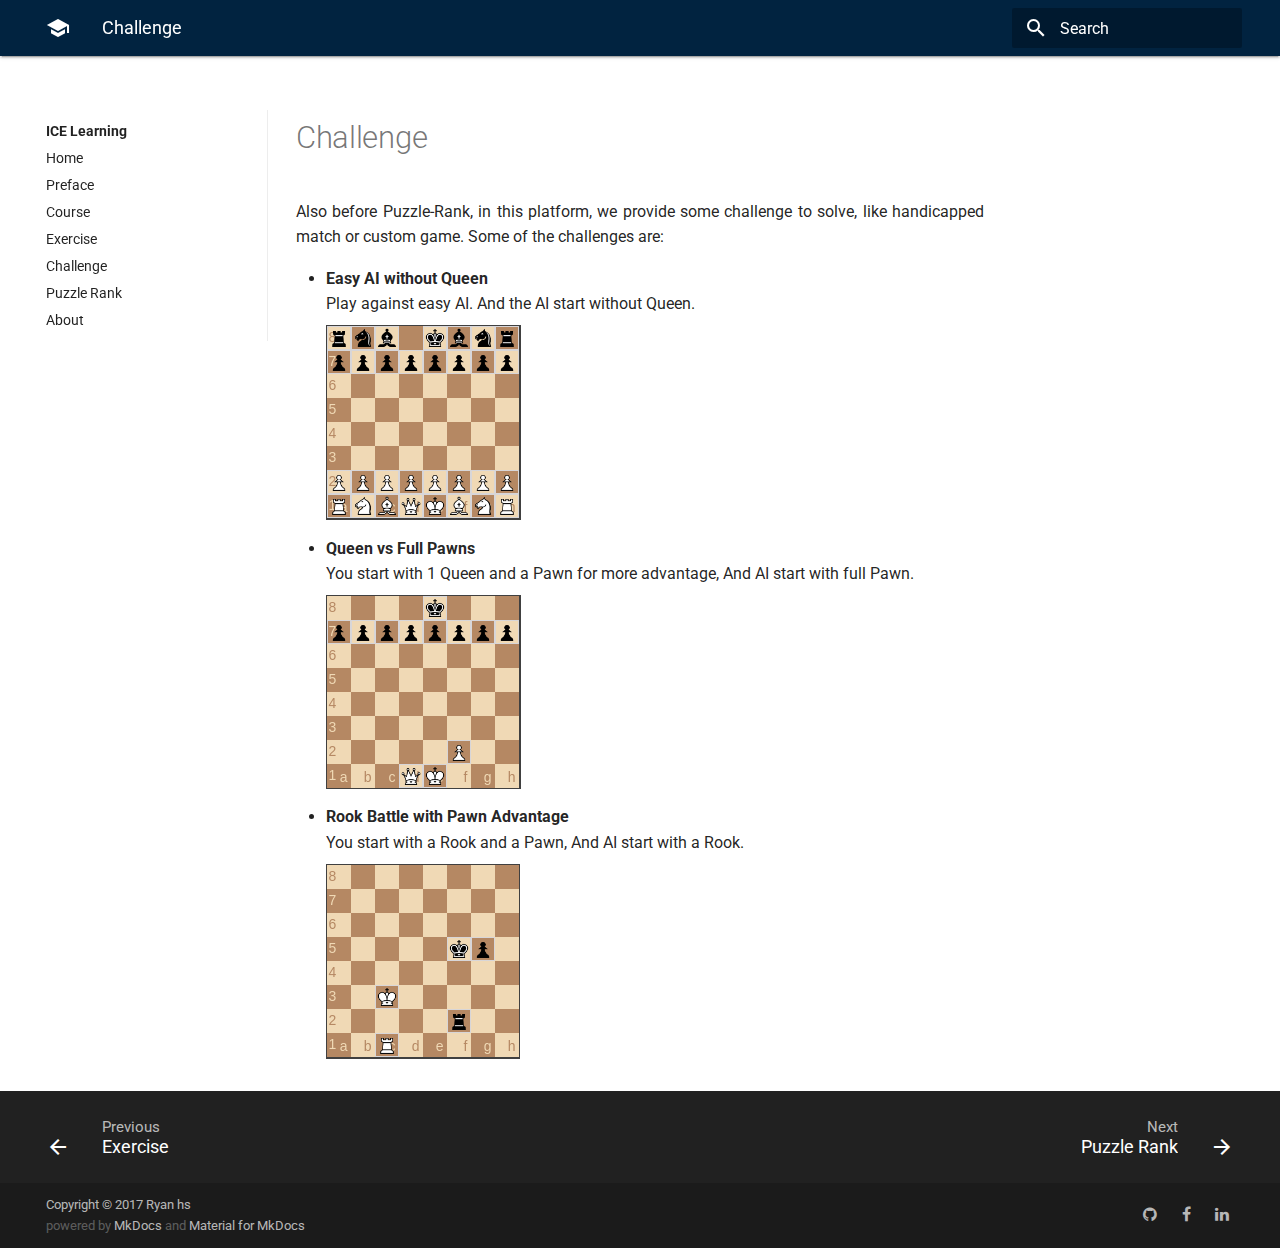
<file: course/challenge/index.html>
<!DOCTYPE html>
<html lang="en" class="no-js">
  <head>
    
      <meta charset="utf-8">
      <meta name="viewport" content="width=device-width,initial-scale=1">
      <meta http-equiv="x-ua-compatible" content="ie=edge">
      
        <meta name="description" content="This project only serve for my thesis documentation. A Chess E-Learning based on Challenge, but the challenge generated by AI.">
      
      
      
        <meta name="author" content="Ryan hs">
      
      
        <link rel="shortcut icon" href="../../assets/images/favicon.png">
      
      <meta name="generator" content="mkdocs-0.16.3, mkdocs-material-1.10.1">
    
    
      
        <title>Challenge - ICE Learning</title>
      
    
    
      <script src="../../assets/javascripts/modernizr-e826f8942a.js"></script>
    
    
      <link rel="stylesheet" href="../../assets/stylesheets/application-a20f419c8e.css">
      
    
    
      
        
        
        
        <link rel="stylesheet" href="https://fonts.googleapis.com/css?family=Roboto:300,400,400i,700|Roboto+Mono">
        <style>body,input{font-family:"Roboto","Helvetica Neue",Helvetica,Arial,sans-serif}code,kbd,pre{font-family:"Roboto Mono","Courier New",Courier,monospace}</style>
      
      <link rel="stylesheet" href="https://fonts.googleapis.com/icon?family=Material+Icons">
    
    
      <link rel="stylesheet" href="../../assets/stylesheets/extra.css">
    
    
  </head>
  
  
  
  
    <body>
  
    <svg class="md-svg">
      <defs>
        
        
      </defs>
    </svg>
    <input class="md-toggle" data-md-toggle="drawer" type="checkbox" id="drawer">
    <input class="md-toggle" data-md-toggle="search" type="checkbox" id="search">
    <label class="md-overlay" data-md-component="overlay" for="drawer"></label>
    
      <header class="md-header" data-md-component="header">
  <nav class="md-header-nav md-grid">
    <div class="md-flex">
      <div class="md-flex__cell md-flex__cell--shrink">
        <a href="../.." title="ICE Learning" class="md-header-nav__button md-logo">
          
            <i class="md-icon md-icon--home"></i>
          
        </a>
      </div>
      <div class="md-flex__cell md-flex__cell--shrink">
        <label class="md-icon md-icon--menu md-header-nav__button" for="drawer"></label>
      </div>
      <div class="md-flex__cell md-flex__cell--stretch">
        <span class="md-flex__ellipsis md-header-nav__title">
          
            
              
            
            Challenge
          
        </span>
      </div>
      <div class="md-flex__cell md-flex__cell--shrink">
        
          <label class="md-icon md-icon--search md-header-nav__button" for="search"></label>
          
<div class="md-search" data-md-component="search" role="dialog">
  <label class="md-search__overlay" for="search"></label>
  <div class="md-search__inner">
    <form class="md-search__form" name="search">
      <input type="text" class="md-search__input" name="query" required placeholder="Search" autocapitalize="off" autocorrect="off" autocomplete="off" spellcheck="false" data-md-component="query">
      <label class="md-icon md-search__icon" for="search"></label>
      <button type="reset" class="md-icon md-search__icon" data-md-component="reset">&#xE5CD;</button>
    </form>
    <div class="md-search__output">
      <div class="md-search__scrollwrap" data-md-scrollfix>
        <div class="md-search-result" data-md-component="result" data-md-lang-search="" data-md-lang-tokenizer="[\s\-]+">
          <div class="md-search-result__meta" data-md-lang-result-none="No matching documents" data-md-lang-result-one="1 matching document" data-md-lang-result-other="# matching documents">
            Type to start searching
          </div>
          <ol class="md-search-result__list"></ol>
        </div>
      </div>
    </div>
  </div>
</div>
        
      </div>
      
    </div>
  </nav>
</header>
    
    <div class="md-container">
      
      
      <main class="md-main">
        <div class="md-main__inner md-grid" data-md-component="container">
          
            
              <div class="md-sidebar md-sidebar--primary" data-md-component="navigation">
                <div class="md-sidebar__scrollwrap">
                  <div class="md-sidebar__inner">
                    <nav class="md-nav md-nav--primary" data-md-level="0">
  <label class="md-nav__title md-nav__title--site" for="drawer">
    <div class="md-nav__button md-logo">
      
        <i class="md-icon md-icon--home"></i>
      
    </div>
    ICE Learning
  </label>
  
  <ul class="md-nav__list" data-md-scrollfix>
    
      
      
      


  <li class="md-nav__item">
    <a href="../.." title="Home" class="md-nav__link">
      Home
    </a>
  </li>

    
      
      
      


  <li class="md-nav__item">
    <a href="../../preface/" title="Preface" class="md-nav__link">
      Preface
    </a>
  </li>

    
      
      
      


  <li class="md-nav__item">
    <a href="../course/" title="Course" class="md-nav__link">
      Course
    </a>
  </li>

    
      
      
      


  <li class="md-nav__item">
    <a href="../exercise/" title="Exercise" class="md-nav__link">
      Exercise
    </a>
  </li>

    
      
      
      

  


  <li class="md-nav__item md-nav__item--active">
    
    <input class="md-toggle md-nav__toggle" data-md-toggle="toc" type="checkbox" id="toc">
    
    
    <a href="./" title="Challenge" class="md-nav__link md-nav__link--active">
      Challenge
    </a>
    
  </li>

    
      
      
      


  <li class="md-nav__item">
    <a href="../../puzzle-rank/" title="Puzzle Rank" class="md-nav__link">
      Puzzle Rank
    </a>
  </li>

    
      
      
      


  <li class="md-nav__item">
    <a href="../../about/" title="About" class="md-nav__link">
      About
    </a>
  </li>

    
  </ul>
</nav>
                  </div>
                </div>
              </div>
            
            
              <div class="md-sidebar md-sidebar--secondary" data-md-component="toc">
                <div class="md-sidebar__scrollwrap">
                  <div class="md-sidebar__inner">
                    
<nav class="md-nav md-nav--secondary">
  
  
  
</nav>
                  </div>
                </div>
              </div>
            
          
          <div class="md-content">
            <article class="md-content__inner md-typeset">
              
                
                
                  <h1>Challenge</h1>
                
                <p>Also before Puzzle-Rank, in this platform, we provide some challenge to solve, like handicapped match or custom game. Some of the challenges are:</p>
<ul>
<li>
<p><strong>Easy AI without Queen</strong><br />
    Play against easy AI. And the AI start without Queen.  </p>
<p><img alt="Image of challenge 2" src="../../assets/images/challenge/Easy%20AI%20without%20Queen.png" />  </p>
</li>
<li>
<p><strong>Queen vs Full Pawns</strong><br />
    You start with 1 Queen and a Pawn for more advantage, And AI start with full Pawn.  </p>
<p><img alt="Image of challenge 2" src="../../assets/images/challenge/Queen%20vs%20Full%20Pawns.png" />  </p>
</li>
<li>
<p><strong>Rook Battle with Pawn Advantage</strong><br />
    You start with a Rook and a Pawn, And AI start with a Rook.  </p>
<p><img alt="Image of challenge 2" src="../../assets/images/challenge/Rook%20Battle%20with%20Pawn%20Advantage.png" />  </p>
</li>
</ul>
                
                  
                
              
              
                
              
            </article>
          </div>
        </div>
      </main>
      
        
<footer class="md-footer">
  
    <div class="md-footer-nav">
      <nav class="md-footer-nav__inner md-grid">
        
          <a href="../exercise/" title="Exercise" class="md-flex md-footer-nav__link md-footer-nav__link--prev" rel="prev">
            <div class="md-flex__cell md-flex__cell--shrink">
              <i class="md-icon md-icon--arrow-back md-footer-nav__button"></i>
            </div>
            <div class="md-flex__cell md-flex__cell--stretch md-footer-nav__title">
              <span class="md-flex__ellipsis">
                <span class="md-footer-nav__direction">
                  Previous
                </span>
                Exercise
              </span>
            </div>
          </a>
        
        
          <a href="../../puzzle-rank/" title="Puzzle Rank" class="md-flex md-footer-nav__link md-footer-nav__link--next" rel="next">
            <div class="md-flex__cell md-flex__cell--stretch md-footer-nav__title">
              <span class="md-flex__ellipsis">
                <span class="md-footer-nav__direction">
                  Next
                </span>
                Puzzle Rank
              </span>
            </div>
            <div class="md-flex__cell md-flex__cell--shrink">
              <i class="md-icon md-icon--arrow-forward md-footer-nav__button"></i>
            </div>
          </a>
        
      </nav>
    </div>
  
  <div class="md-footer-meta md-typeset">
    <div class="md-footer-meta__inner md-grid">
      <div class="md-footer-copyright">
        
          <div class="md-footer-copyright__highlight">
            Copyright &copy; 2017 Ryan hs
          </div>
        
        powered by
        <a href="http://www.mkdocs.org" title="MkDocs">MkDocs</a>
        and
        <a href="http://squidfunk.github.io/mkdocs-material/" title="Material for MkDocs">
          Material for MkDocs</a>
      </div>
      
        
  <div class="md-footer-social">
    
    <link rel="stylesheet" href="https://cdnjs.cloudflare.com/ajax/libs/font-awesome/4.7.0/css/font-awesome.min.css">
    
      <a href="https://github.com/ryanhs" class="md-footer-social__link fa fa-github"></a>
    
      <a href="https://www.facebook.com/dr.web123" class="md-footer-social__link fa fa-facebook"></a>
    
      <a href="https://www.linkedin.com/in/ryan-hamonangan-silalahi-6aba0573/" class="md-footer-social__link fa fa-linkedin"></a>
    
  </div>

      
    </div>
  </div>
</footer>
      
    </div>
    
      <script src="../../assets/javascripts/application-f3ab9e5ff8.js"></script>
      
      
      <script>app.initialize({url:{base:"../.."}})</script>
      
    
    
      
    
  </body>
</html>
</file>
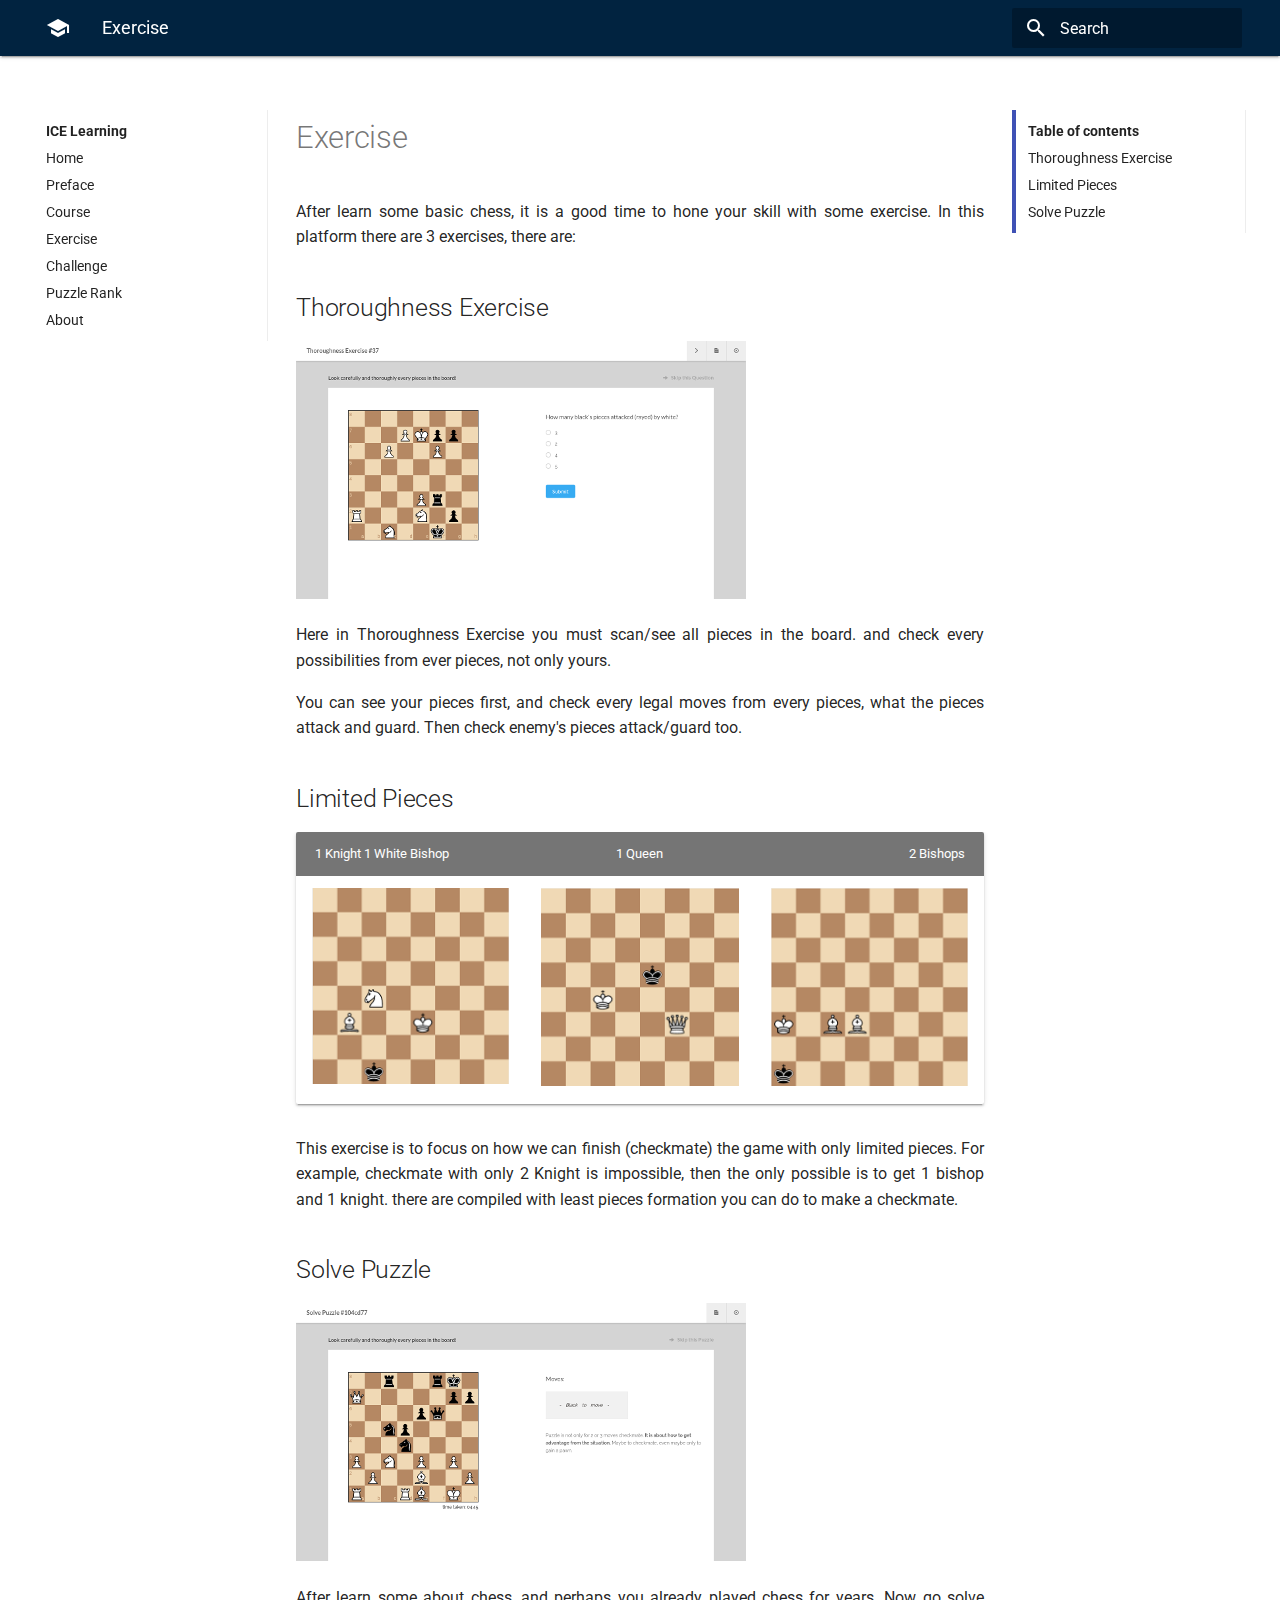
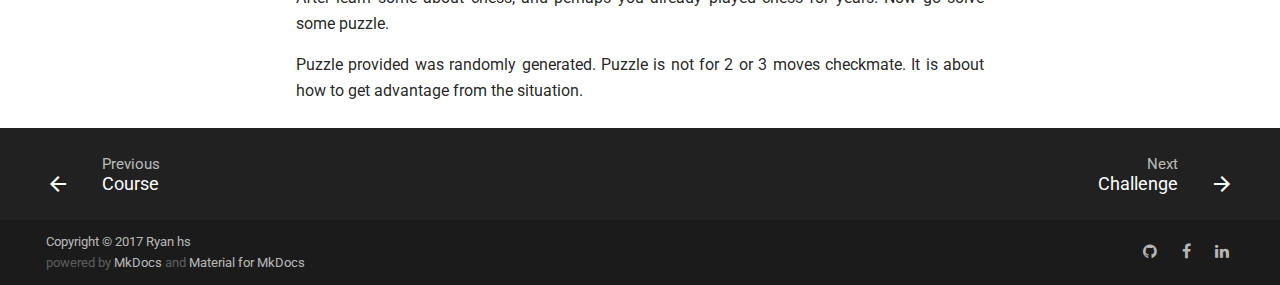
<file: course/exercise/index.html>
<!DOCTYPE html>
<html lang="en" class="no-js">
  <head>
    
      <meta charset="utf-8">
      <meta name="viewport" content="width=device-width,initial-scale=1">
      <meta http-equiv="x-ua-compatible" content="ie=edge">
      
        <meta name="description" content="This project only serve for my thesis documentation. A Chess E-Learning based on Challenge, but the challenge generated by AI.">
      
      
      
        <meta name="author" content="Ryan hs">
      
      
        <link rel="shortcut icon" href="../../assets/images/favicon.png">
      
      <meta name="generator" content="mkdocs-0.16.3, mkdocs-material-1.10.1">
    
    
      
        <title>Exercise - ICE Learning</title>
      
    
    
      <script src="../../assets/javascripts/modernizr-e826f8942a.js"></script>
    
    
      <link rel="stylesheet" href="../../assets/stylesheets/application-a20f419c8e.css">
      
    
    
      
        
        
        
        <link rel="stylesheet" href="https://fonts.googleapis.com/css?family=Roboto:300,400,400i,700|Roboto+Mono">
        <style>body,input{font-family:"Roboto","Helvetica Neue",Helvetica,Arial,sans-serif}code,kbd,pre{font-family:"Roboto Mono","Courier New",Courier,monospace}</style>
      
      <link rel="stylesheet" href="https://fonts.googleapis.com/icon?family=Material+Icons">
    
    
      <link rel="stylesheet" href="../../assets/stylesheets/extra.css">
    
    
  </head>
  
  
  
  
    <body>
  
    <svg class="md-svg">
      <defs>
        
        
      </defs>
    </svg>
    <input class="md-toggle" data-md-toggle="drawer" type="checkbox" id="drawer">
    <input class="md-toggle" data-md-toggle="search" type="checkbox" id="search">
    <label class="md-overlay" data-md-component="overlay" for="drawer"></label>
    
      <header class="md-header" data-md-component="header">
  <nav class="md-header-nav md-grid">
    <div class="md-flex">
      <div class="md-flex__cell md-flex__cell--shrink">
        <a href="../.." title="ICE Learning" class="md-header-nav__button md-logo">
          
            <i class="md-icon md-icon--home"></i>
          
        </a>
      </div>
      <div class="md-flex__cell md-flex__cell--shrink">
        <label class="md-icon md-icon--menu md-header-nav__button" for="drawer"></label>
      </div>
      <div class="md-flex__cell md-flex__cell--stretch">
        <span class="md-flex__ellipsis md-header-nav__title">
          
            
              
            
            Exercise
          
        </span>
      </div>
      <div class="md-flex__cell md-flex__cell--shrink">
        
          <label class="md-icon md-icon--search md-header-nav__button" for="search"></label>
          
<div class="md-search" data-md-component="search" role="dialog">
  <label class="md-search__overlay" for="search"></label>
  <div class="md-search__inner">
    <form class="md-search__form" name="search">
      <input type="text" class="md-search__input" name="query" required placeholder="Search" autocapitalize="off" autocorrect="off" autocomplete="off" spellcheck="false" data-md-component="query">
      <label class="md-icon md-search__icon" for="search"></label>
      <button type="reset" class="md-icon md-search__icon" data-md-component="reset">&#xE5CD;</button>
    </form>
    <div class="md-search__output">
      <div class="md-search__scrollwrap" data-md-scrollfix>
        <div class="md-search-result" data-md-component="result" data-md-lang-search="" data-md-lang-tokenizer="[\s\-]+">
          <div class="md-search-result__meta" data-md-lang-result-none="No matching documents" data-md-lang-result-one="1 matching document" data-md-lang-result-other="# matching documents">
            Type to start searching
          </div>
          <ol class="md-search-result__list"></ol>
        </div>
      </div>
    </div>
  </div>
</div>
        
      </div>
      
    </div>
  </nav>
</header>
    
    <div class="md-container">
      
      
      <main class="md-main">
        <div class="md-main__inner md-grid" data-md-component="container">
          
            
              <div class="md-sidebar md-sidebar--primary" data-md-component="navigation">
                <div class="md-sidebar__scrollwrap">
                  <div class="md-sidebar__inner">
                    <nav class="md-nav md-nav--primary" data-md-level="0">
  <label class="md-nav__title md-nav__title--site" for="drawer">
    <div class="md-nav__button md-logo">
      
        <i class="md-icon md-icon--home"></i>
      
    </div>
    ICE Learning
  </label>
  
  <ul class="md-nav__list" data-md-scrollfix>
    
      
      
      


  <li class="md-nav__item">
    <a href="../.." title="Home" class="md-nav__link">
      Home
    </a>
  </li>

    
      
      
      


  <li class="md-nav__item">
    <a href="../../preface/" title="Preface" class="md-nav__link">
      Preface
    </a>
  </li>

    
      
      
      


  <li class="md-nav__item">
    <a href="../course/" title="Course" class="md-nav__link">
      Course
    </a>
  </li>

    
      
      
      

  


  <li class="md-nav__item md-nav__item--active">
    
    <input class="md-toggle md-nav__toggle" data-md-toggle="toc" type="checkbox" id="toc">
    
    
      <label class="md-nav__link md-nav__link--active" for="toc">
        Exercise
      </label>
    
    <a href="./" title="Exercise" class="md-nav__link md-nav__link--active">
      Exercise
    </a>
    
      
<nav class="md-nav md-nav--secondary">
  
  
  
    <label class="md-nav__title" for="toc">Table of contents</label>
    <ul class="md-nav__list" data-md-scrollfix>
      
        <li class="md-nav__item">
  <a href="#thoroughness-exercise" title="Thoroughness Exercise" class="md-nav__link">
    Thoroughness Exercise
  </a>
  
</li>
      
        <li class="md-nav__item">
  <a href="#limited-pieces" title="Limited Pieces" class="md-nav__link">
    Limited Pieces
  </a>
  
</li>
      
        <li class="md-nav__item">
  <a href="#solve-puzzle" title="Solve Puzzle" class="md-nav__link">
    Solve Puzzle
  </a>
  
</li>
      
      
      
    </ul>
  
</nav>
    
  </li>

    
      
      
      


  <li class="md-nav__item">
    <a href="../challenge/" title="Challenge" class="md-nav__link">
      Challenge
    </a>
  </li>

    
      
      
      


  <li class="md-nav__item">
    <a href="../../puzzle-rank/" title="Puzzle Rank" class="md-nav__link">
      Puzzle Rank
    </a>
  </li>

    
      
      
      


  <li class="md-nav__item">
    <a href="../../about/" title="About" class="md-nav__link">
      About
    </a>
  </li>

    
  </ul>
</nav>
                  </div>
                </div>
              </div>
            
            
              <div class="md-sidebar md-sidebar--secondary" data-md-component="toc">
                <div class="md-sidebar__scrollwrap">
                  <div class="md-sidebar__inner">
                    
<nav class="md-nav md-nav--secondary">
  
  
  
    <label class="md-nav__title" for="toc">Table of contents</label>
    <ul class="md-nav__list" data-md-scrollfix>
      
        <li class="md-nav__item">
  <a href="#thoroughness-exercise" title="Thoroughness Exercise" class="md-nav__link">
    Thoroughness Exercise
  </a>
  
</li>
      
        <li class="md-nav__item">
  <a href="#limited-pieces" title="Limited Pieces" class="md-nav__link">
    Limited Pieces
  </a>
  
</li>
      
        <li class="md-nav__item">
  <a href="#solve-puzzle" title="Solve Puzzle" class="md-nav__link">
    Solve Puzzle
  </a>
  
</li>
      
      
      
    </ul>
  
</nav>
                  </div>
                </div>
              </div>
            
          
          <div class="md-content">
            <article class="md-content__inner md-typeset">
              
                
                
                  <h1>Exercise</h1>
                
                <p>After learn some basic chess, it is a good time to hone your skill with some exercise. In this platform there are 3 exercises, there are:</p>
<h2 id="thoroughness-exercise">Thoroughness Exercise</h2>
<p><img alt="Image of Thoroughness Exercise" src="../../assets/images/exercise/thoroughness-450x258.png" /></p>
<p>Here in Thoroughness Exercise you must scan/see all pieces in the board. and check every possibilities from ever pieces, not only yours.</p>
<p>You can see your pieces first, and check every legal moves from every pieces, what the pieces attack and guard. Then check enemy's pieces attack/guard too.</p>
<h2 id="limited-pieces">Limited Pieces</h2>
<table>
<thead>
<tr>
<th align="left">&nbsp;1 Knight 1 White Bishop</th>
<th align="center">1 Queen</th>
<th align="right">2 Bishops&nbsp;</th>
</tr>
</thead>
<tbody>
<tr>
<td align="left"><img alt="Image of Limited Pieces 1" src="../../assets/images/exercise/limited-pieces-1knight1whitebishop.png" /></td>
<td align="center"><img alt="Image of Limited Pieces 2" src="../../assets/images/exercise/limited-pieces-1queen.png" /></td>
<td align="right"><img alt="Image of Limited Pieces 3" src="../../assets/images/exercise/limited-pieces-2bishop.png" /></td>
</tr>
</tbody>
</table>
<p>This exercise is to focus on how we can finish (checkmate) the game with only limited pieces. For example, checkmate with only 2 Knight is impossible, then the only possible is to get 1 bishop and 1 knight. there are compiled with least pieces formation you can do to make a checkmate.</p>
<h2 id="solve-puzzle">Solve Puzzle</h2>
<p><img alt="Image of Solve Puzzle" src="../../assets/images/exercise/solve-puzzle-450x258.png" /></p>
<p>After learn some about chess, and perhaps you already played chess for years. Now go solve some puzzle.</p>
<p>Puzzle provided was randomly generated. Puzzle is not for 2 or 3 moves checkmate. It is about how to get advantage from the situation.</p>
                
                  
                
              
              
                
              
            </article>
          </div>
        </div>
      </main>
      
        
<footer class="md-footer">
  
    <div class="md-footer-nav">
      <nav class="md-footer-nav__inner md-grid">
        
          <a href="../course/" title="Course" class="md-flex md-footer-nav__link md-footer-nav__link--prev" rel="prev">
            <div class="md-flex__cell md-flex__cell--shrink">
              <i class="md-icon md-icon--arrow-back md-footer-nav__button"></i>
            </div>
            <div class="md-flex__cell md-flex__cell--stretch md-footer-nav__title">
              <span class="md-flex__ellipsis">
                <span class="md-footer-nav__direction">
                  Previous
                </span>
                Course
              </span>
            </div>
          </a>
        
        
          <a href="../challenge/" title="Challenge" class="md-flex md-footer-nav__link md-footer-nav__link--next" rel="next">
            <div class="md-flex__cell md-flex__cell--stretch md-footer-nav__title">
              <span class="md-flex__ellipsis">
                <span class="md-footer-nav__direction">
                  Next
                </span>
                Challenge
              </span>
            </div>
            <div class="md-flex__cell md-flex__cell--shrink">
              <i class="md-icon md-icon--arrow-forward md-footer-nav__button"></i>
            </div>
          </a>
        
      </nav>
    </div>
  
  <div class="md-footer-meta md-typeset">
    <div class="md-footer-meta__inner md-grid">
      <div class="md-footer-copyright">
        
          <div class="md-footer-copyright__highlight">
            Copyright &copy; 2017 Ryan hs
          </div>
        
        powered by
        <a href="http://www.mkdocs.org" title="MkDocs">MkDocs</a>
        and
        <a href="http://squidfunk.github.io/mkdocs-material/" title="Material for MkDocs">
          Material for MkDocs</a>
      </div>
      
        
  <div class="md-footer-social">
    
    <link rel="stylesheet" href="https://cdnjs.cloudflare.com/ajax/libs/font-awesome/4.7.0/css/font-awesome.min.css">
    
      <a href="https://github.com/ryanhs" class="md-footer-social__link fa fa-github"></a>
    
      <a href="https://www.facebook.com/dr.web123" class="md-footer-social__link fa fa-facebook"></a>
    
      <a href="https://www.linkedin.com/in/ryan-hamonangan-silalahi-6aba0573/" class="md-footer-social__link fa fa-linkedin"></a>
    
  </div>

      
    </div>
  </div>
</footer>
      
    </div>
    
      <script src="../../assets/javascripts/application-f3ab9e5ff8.js"></script>
      
      
      <script>app.initialize({url:{base:"../.."}})</script>
      
    
    
      
    
  </body>
</html>
</file>
<file: assets/stylesheets/application-a20f419c8e.css>
@charset "UTF-8";html{box-sizing:border-box}*,:after,:before{box-sizing:inherit}html{-webkit-text-size-adjust:none;-ms-text-size-adjust:none;text-size-adjust:none}body{margin:0}hr{overflow:visible;box-sizing:content-box}a{-webkit-text-decoration-skip:objects}a,button,input,label{-webkit-tap-highlight-color:transparent}a{color:inherit;text-decoration:none}a:active,a:hover{outline-width:0}small,sub,sup{font-size:80%}sub,sup{position:relative;line-height:0;vertical-align:baseline}sub{bottom:-.25em}sup{top:-.5em}img{border-style:none}table{border-collapse:collapse;border-spacing:0}td,th{font-weight:400;vertical-align:top}button{padding:0;background:transparent;font-size:inherit}button,input{border:0;outline:0}.md-clipboard:before,.md-icon,.md-nav__button,.md-nav__link:after,.md-nav__title:before,.md-search-result__article--document:before,.md-source-file:before,.md-typeset .admonition .admonition-title:before,.md-typeset .admonition summary:before,.md-typeset .critic.comment:before,.md-typeset .footnote-backref,.md-typeset .task-list-control .task-list-indicator:before,.md-typeset details .admonition-title:before,.md-typeset details summary:before,.md-typeset summary:after{font-family:Material Icons;font-style:normal;font-variant:normal;font-weight:400;line-height:1;text-transform:none;white-space:nowrap;speak:none;word-wrap:normal;direction:ltr}.md-content__icon,.md-footer-nav__button,.md-header-nav__button,.md-nav__button,.md-nav__title:before,.md-search-result__article--document:before{display:inline-block;margin:.4rem;padding:.8rem;font-size:2.4rem;cursor:pointer}.md-icon--arrow-back:before{content:""}.md-icon--arrow-forward:before{content:""}.md-icon--menu:before{content:""}.md-icon--search:before{content:""}.md-icon--home:before{content:""}body{-webkit-font-smoothing:antialiased;-moz-osx-font-smoothing:grayscale}body,input{color:rgba(0,0,0,.87);-webkit-font-feature-settings:"kern","liga";font-feature-settings:"kern","liga";font-family:Helvetica Neue,Helvetica,Arial,sans-serif}code,kbd,pre{color:rgba(0,0,0,.87);-webkit-font-feature-settings:"kern";font-feature-settings:"kern";font-family:Courier New,Courier,monospace}.md-typeset{font-size:1.6rem;line-height:1.6;-webkit-print-color-adjust:exact}.md-typeset blockquote,.md-typeset ol,.md-typeset p,.md-typeset ul{margin:1em 0}.md-typeset h1{margin:0 0 4rem;color:rgba(0,0,0,.54);font-size:3.125rem;line-height:1.3}.md-typeset h1,.md-typeset h2{font-weight:300;letter-spacing:-.01em}.md-typeset h2{margin:4rem 0 1.6rem;font-size:2.5rem;line-height:1.4}.md-typeset h3{margin:3.2rem 0 1.6rem;font-size:2rem;font-weight:400;letter-spacing:-.01em;line-height:1.5}.md-typeset h2+h3{margin-top:1.6rem}.md-typeset h4{font-size:1.6rem}.md-typeset h4,.md-typeset h5,.md-typeset h6{margin:1.6rem 0;font-weight:700;letter-spacing:-.01em}.md-typeset h5,.md-typeset h6{color:rgba(0,0,0,.54);font-size:1.28rem}.md-typeset h5{text-transform:uppercase}.md-typeset hr{margin:1.5em 0;border-bottom:.1rem dotted rgba(0,0,0,.26)}.md-typeset a{color:#3f51b5;word-break:break-word}.md-typeset a,.md-typeset a:before{-webkit-transition:color .125s;transition:color .125s}.md-typeset a:active,.md-typeset a:hover{color:#536dfe}.md-typeset code,.md-typeset pre{background-color:hsla(0,0%,93%,.5);color:#37474f;font-size:85%}.md-typeset code{margin:0 .29412em;padding:.07353em 0;border-radius:.2rem;box-shadow:.29412em 0 0 hsla(0,0%,93%,.5),-.29412em 0 0 hsla(0,0%,93%,.5);word-break:break-word;-webkit-box-decoration-break:clone;box-decoration-break:clone}.md-typeset h1 code,.md-typeset h2 code,.md-typeset h3 code,.md-typeset h4 code,.md-typeset h5 code,.md-typeset h6 code{margin:0;background-color:transparent;box-shadow:none}.md-typeset a>code{margin:inherit;padding:inherit;border-radius:none;background-color:inherit;color:inherit;box-shadow:none}.md-typeset pre{position:relative;margin:1em 0;border-radius:.2rem;line-height:1.4;-webkit-overflow-scrolling:touch}.md-typeset pre>code{display:block;margin:0;padding:1.05rem 1.2rem;background-color:transparent;font-size:inherit;box-shadow:none;-webkit-box-decoration-break:none;box-decoration-break:none;overflow:auto}.md-typeset pre>code::-webkit-scrollbar{width:.4rem;height:.4rem}.md-typeset pre>code::-webkit-scrollbar-thumb{background-color:rgba(0,0,0,.26)}.md-typeset pre>code::-webkit-scrollbar-thumb:hover{background-color:#536dfe}.md-typeset kbd{padding:0 .29412em;border:.1rem solid #c9c9c9;border-radius:.2rem;border-bottom-color:#bcbcbc;background-color:#fcfcfc;color:#555;font-size:85%;box-shadow:0 .1rem 0 #b0b0b0;word-break:break-word}.md-typeset mark{margin:0 .25em;padding:.0625em 0;border-radius:.2rem;background-color:rgba(255,235,59,.5);box-shadow:.25em 0 0 rgba(255,235,59,.5),-.25em 0 0 rgba(255,235,59,.5);word-break:break-word;-webkit-box-decoration-break:clone;box-decoration-break:clone}.md-typeset abbr{border-bottom:.1rem dotted rgba(0,0,0,.54);text-decoration:none;cursor:help}.md-typeset small{opacity:.75}.md-typeset sub,.md-typeset sup{margin-left:.07812em}.md-typeset blockquote{padding-left:1.2rem;border-left:.4rem solid rgba(0,0,0,.26);color:rgba(0,0,0,.54)}.md-typeset ul{list-style-type:disc}.md-typeset ol,.md-typeset ul{margin-left:.625em;padding:0}.md-typeset ol ol,.md-typeset ul ol{list-style-type:lower-alpha}.md-typeset ol ol ol,.md-typeset ul ol ol{list-style-type:lower-roman}.md-typeset ol li,.md-typeset ul li{margin-bottom:.5em;margin-left:1.25em}.md-typeset ol li blockquote,.md-typeset ol li p,.md-typeset ul li blockquote,.md-typeset ul li p{margin:.5em 0}.md-typeset ol li:last-child,.md-typeset ul li:last-child{margin-bottom:0}.md-typeset ol li ol,.md-typeset ol li ul,.md-typeset ul li ol,.md-typeset ul li ul{margin:.5em 0 .5em .625em}.md-typeset dd{margin:1em 0 1em 1.875em}.md-typeset iframe,.md-typeset img,.md-typeset svg{max-width:100%}.md-typeset table:not([class]){box-shadow:0 2px 2px 0 rgba(0,0,0,.14),0 1px 5px 0 rgba(0,0,0,.12),0 3px 1px -2px rgba(0,0,0,.2);display:inline-block;max-width:100%;border-radius:.2rem;font-size:1.28rem;overflow:auto;-webkit-overflow-scrolling:touch}.md-typeset table:not([class])+*{margin-top:1.5em}.md-typeset table:not([class]) td:not([align]),.md-typeset table:not([class]) th:not([align]){text-align:left}.md-typeset table:not([class]) th{min-width:10rem;padding:1.2rem 1.6rem;background-color:rgba(0,0,0,.54);color:#fff;vertical-align:top}.md-typeset table:not([class]) td{padding:1.2rem 1.6rem;border-top:.1rem solid rgba(0,0,0,.07);vertical-align:top}.md-typeset table:not([class]) tr:first-child td{border-top:0}.md-typeset table:not([class]) a{word-break:normal}.md-typeset__scrollwrap{margin:1em -1.6rem;overflow-x:auto;-webkit-overflow-scrolling:touch}.md-typeset .md-typeset__table{display:inline-block;margin-bottom:.5em;padding:0 1.6rem}.md-typeset .md-typeset__table table{display:table;width:100%;margin:0;overflow:hidden}html{font-size:62.5%}body,html{height:100%}body{position:relative}hr{display:block;height:.1rem;padding:0;border:0}.md-svg{display:none}.md-grid{max-width:122rem;margin-right:auto;margin-left:auto}.md-container,.md-main{overflow:auto}.md-container{display:table;width:100%;height:100%;padding-top:5.6rem;table-layout:fixed}.md-main{display:table-row;height:100%}.md-main__inner{min-height:100%;padding-top:3rem;padding-bottom:.1rem}.md-toggle{display:none}.md-overlay{position:fixed;top:0;width:0;height:0;-webkit-transition:width 0s .25s,height 0s .25s,opacity .25s;transition:width 0s .25s,height 0s .25s,opacity .25s;background-color:rgba(0,0,0,.54);opacity:0;z-index:3}.md-flex{display:table}.md-flex__cell{display:table-cell;position:relative;vertical-align:top}.md-flex__cell--shrink{width:0}.md-flex__cell--stretch{display:table;width:100%;table-layout:fixed}.md-flex__ellipsis{display:table-cell;text-overflow:ellipsis;white-space:nowrap;overflow:hidden}@page{margin:25mm}.md-clipboard{position:absolute;top:.6rem;right:.6rem;width:2.8rem;height:2.8rem;border-radius:.2rem;font-size:1.6rem;cursor:pointer;z-index:1;-webkit-backface-visibility:hidden;backface-visibility:hidden}.md-clipboard:before{-webkit-transition:color .25s,opacity .25s;transition:color .25s,opacity .25s;color:rgba(0,0,0,.54);content:"\E14D";opacity:.25}.codehilite:hover .md-clipboard:before,.md-typeset .highlight:hover .md-clipboard:before,pre:hover .md-clipboard:before{opacity:1}.md-clipboard:active:before,.md-clipboard:hover:before{color:#536dfe}.md-clipboard__message{display:block;position:absolute;top:0;right:3.4rem;padding:.6rem 1rem;-webkit-transform:translateX(.8rem);transform:translateX(.8rem);-webkit-transition:opacity .175s,-webkit-transform .25s cubic-bezier(.9,.1,.9,0);transition:opacity .175s,-webkit-transform .25s cubic-bezier(.9,.1,.9,0);transition:transform .25s cubic-bezier(.9,.1,.9,0),opacity .175s;transition:transform .25s cubic-bezier(.9,.1,.9,0),opacity .175s,-webkit-transform .25s cubic-bezier(.9,.1,.9,0);border-radius:.2rem;background:rgba(0,0,0,.54);color:#fff;font-size:1.28rem;white-space:nowrap;opacity:0;pointer-events:none}.md-clipboard__message--active{-webkit-transform:translateX(0);transform:translateX(0);-webkit-transition:opacity .175s 75ms,-webkit-transform .25s cubic-bezier(.4,0,.2,1);transition:opacity .175s 75ms,-webkit-transform .25s cubic-bezier(.4,0,.2,1);transition:transform .25s cubic-bezier(.4,0,.2,1),opacity .175s 75ms;transition:transform .25s cubic-bezier(.4,0,.2,1),opacity .175s 75ms,-webkit-transform .25s cubic-bezier(.4,0,.2,1);opacity:1;pointer-events:auto}.md-clipboard__message:before{content:attr(aria-label)}.md-clipboard__message:after{display:block;position:absolute;top:50%;right:-.4rem;width:0;margin-top:-.4rem;border-width:.4rem 0 .4rem .4rem;border-style:solid;border-color:transparent rgba(0,0,0,.54);content:""}.md-content__inner{margin:0 1.6rem 2.4rem;padding-top:2.4rem}.md-content__inner:before{display:block;height:.8rem;content:""}.md-content__inner>:last-child{margin-bottom:0}.md-content__icon{position:relative;margin:.8rem 0;padding-right:0;padding-left:0;float:right}html body .md-typeset .md-content__icon{color:rgba(0,0,0,.26)}.md-header{position:fixed;top:0;right:0;left:0;height:5.6rem;-webkit-transition:background-color .25s;transition:background-color .25s;background-color:#3f51b5;color:#fff;z-index:2;-webkit-backface-visibility:hidden;backface-visibility:hidden}.md-header,.no-js .md-header{box-shadow:0 2px 2px 0 rgba(0,0,0,.14),0 1px 5px 0 rgba(0,0,0,.12),0 3px 1px -2px rgba(0,0,0,.2)}.md-header-nav{padding:.4rem}.md-header-nav__button{position:relative;-webkit-transition:opacity .25s;transition:opacity .25s;z-index:1}.md-header-nav__button:hover{opacity:.7}.md-header-nav__button.md-logo *{display:block}.no-js .md-header-nav__button.md-icon--search{display:none}.md-header-nav__title{padding:0 2rem;font-size:1.8rem;line-height:4.8rem}.md-header-nav__parent{color:hsla(0,0%,100%,.7)}.md-header-nav__parent:after{display:inline;color:hsla(0,0%,100%,.3);content:"/"}.md-header-nav__source{display:none}.md-footer-nav{background-color:rgba(0,0,0,.87);color:#fff}.md-footer-nav__inner{padding:.4rem;overflow:auto}.md-footer-nav__link{padding-top:2.8rem;padding-bottom:.8rem;-webkit-transition:opacity .25s;transition:opacity .25s}.md-footer-nav__link:hover{opacity:.7}.md-footer-nav__link--prev{width:25%;float:left}.md-footer-nav__link--next{width:75%;float:right;text-align:right}.md-footer-nav__button{-webkit-transition:background .25s;transition:background .25s}.md-footer-nav__title{position:relative;padding:0 2rem;font-size:1.8rem;line-height:4.8rem}.md-footer-nav__direction{position:absolute;right:0;left:0;margin-top:-2rem;padding:0 2rem;color:hsla(0,0%,100%,.7);font-size:1.5rem}.md-footer-meta{background:rgba(0,0,0,.895)}.md-footer-meta__inner{margin-bottom:-.1rem;padding:.4rem;overflow:auto}html .md-footer-meta.md-typeset a{color:hsla(0,0%,100%,.7)}.md-footer-copyright{margin:0 1.2rem;padding:.8rem 0;color:hsla(0,0%,100%,.3);font-size:1.28rem}.md-footer-copyright__highlight{color:hsla(0,0%,100%,.7)}.md-footer-social{margin:0 .8rem;padding:.4rem 0 1.2rem}.md-footer-social__link{display:inline-block;width:3.2rem;height:3.2rem;font-size:1.6rem;text-align:center}.md-footer-social__link:before{line-height:1.9}.md-footer-social__link:hover:before{color:#fff}.md-nav{font-size:1.4rem;line-height:1.3}.md-nav--secondary{-webkit-transition:border-left .25s;transition:border-left .25s;border-left:.4rem solid #3f51b5}.md-nav--secondary .md-nav__link--active{color:#3f51b5}.md-nav__title{display:block;padding:1.2rem 1.2rem 0;font-weight:700;text-overflow:ellipsis;overflow:hidden}.md-nav__title:before{display:none;content:"\E5C4"}.md-nav__title .md-nav__button{display:none}.md-nav__list{margin:0;padding:0;list-style:none}.md-nav__item{padding:0 1.2rem}.md-nav__item:last-child{padding-bottom:1.2rem}.md-nav__item .md-nav__item{padding-right:0}.md-nav__item .md-nav__item:last-child{padding-bottom:0}.md-nav__button img{width:100%;height:auto}.md-nav__link{display:block;margin-top:.625em;-webkit-transition:color .125s;transition:color .125s;text-overflow:ellipsis;cursor:pointer;overflow:hidden}.md-nav__item--nested>.md-nav__link:after{content:"\E313"}html .md-nav__link[for=toc],html .md-nav__link[for=toc]+.md-nav__link:after,html .md-nav__link[for=toc]~.md-nav{display:none}.md-nav__link[data-md-state=blur]{color:rgba(0,0,0,.54)}.md-nav__link:active{color:#3f51b5}.md-nav__item--nested>.md-nav__link{color:inherit}.md-nav__link:focus,.md-nav__link:hover{color:#536dfe}.md-nav__source,.no-js .md-search{display:none}.md-search__overlay{opacity:0;z-index:1}.md-search__inner{width:100%}.md-search__form{position:relative}.md-search__input{position:relative;padding:0 4.8rem 0 7.2rem;text-overflow:ellipsis;z-index:2}.md-search__input::-webkit-input-placeholder{-webkit-transition:color .25s cubic-bezier(.1,.7,.1,1);transition:color .25s cubic-bezier(.1,.7,.1,1)}.md-search__input:-ms-input-placeholder{-webkit-transition:color .25s cubic-bezier(.1,.7,.1,1);transition:color .25s cubic-bezier(.1,.7,.1,1)}.md-search__input::placeholder{-webkit-transition:color .25s cubic-bezier(.1,.7,.1,1);transition:color .25s cubic-bezier(.1,.7,.1,1)}.md-search__input::-webkit-input-placeholder,.md-search__input~.md-search__icon{color:rgba(0,0,0,.54)}.md-search__input:-ms-input-placeholder,.md-search__input~.md-search__icon{color:rgba(0,0,0,.54)}.md-search__input::placeholder,.md-search__input~.md-search__icon{color:rgba(0,0,0,.54)}.md-search__input::-ms-clear{display:none}.md-search__icon{position:absolute;-webkit-transition:color .25s cubic-bezier(.1,.7,.1,1),opacity .25s;transition:color .25s cubic-bezier(.1,.7,.1,1),opacity .25s;font-size:2.4rem;cursor:pointer;z-index:2}.md-search__icon:hover{opacity:.7}.md-search__icon[for=search]{top:.8rem;left:1.2rem}.md-search__icon[for=search]:before{content:"\E8B6"}.md-search__icon[type=reset]{top:.8rem;right:1.2rem;-webkit-transform:scale(.125);transform:scale(.125);-webkit-transition:opacity .15s,-webkit-transform .15s cubic-bezier(.1,.7,.1,1);transition:opacity .15s,-webkit-transform .15s cubic-bezier(.1,.7,.1,1);transition:transform .15s cubic-bezier(.1,.7,.1,1),opacity .15s;transition:transform .15s cubic-bezier(.1,.7,.1,1),opacity .15s,-webkit-transform .15s cubic-bezier(.1,.7,.1,1);opacity:0}[data-md-toggle=search]:checked~.md-header .md-search__input:valid~.md-search__icon[type=reset]{-webkit-transform:scale(1);transform:scale(1);opacity:1}[data-md-toggle=search]:checked~.md-header .md-search__input:valid~.md-search__icon[type=reset]:hover{opacity:.7}.md-search__output{position:absolute;width:100%;border-radius:0 0 .2rem .2rem;overflow:hidden;z-index:1}.md-search__scrollwrap{height:100%;background:-webkit-gradient(linear,left top,left bottom,color-stop(10%,#fff),to(hsla(0,0%,100%,0))),-webkit-gradient(linear,left top,left bottom,from(rgba(0,0,0,.26)),color-stop(35%,rgba(0,0,0,.07)),color-stop(60%,transparent));background:linear-gradient(180deg,#fff 10%,hsla(0,0%,100%,0)),linear-gradient(180deg,rgba(0,0,0,.26),rgba(0,0,0,.07) 35%,transparent 60%);background-attachment:local,scroll;background-color:#fff;background-repeat:no-repeat;background-size:100% 2rem,100% 1rem;box-shadow:inset 0 .1rem 0 rgba(0,0,0,.07);overflow-y:auto;-webkit-overflow-scrolling:touch}.md-search-result{color:rgba(0,0,0,.87);word-break:break-word}.md-search-result__meta{padding:0 1.6rem;background-color:rgba(0,0,0,.07);color:rgba(0,0,0,.54);font-size:1.28rem;line-height:4rem}.md-search-result__list{margin:0;padding:0;border-top:.1rem solid rgba(0,0,0,.07);list-style:none}.md-search-result__item{box-shadow:0 -.1rem 0 rgba(0,0,0,.07)}.md-search-result__link{display:block;-webkit-transition:background .25s;transition:background .25s;outline:0;overflow:hidden}.md-search-result__link:hover,.md-search-result__link[data-md-state=active]{background-color:rgba(83,109,254,.1)}.md-search-result__link:hover .md-search-result__article:before,.md-search-result__link[data-md-state=active] .md-search-result__article:before{opacity:.7}.md-search-result__link:last-child .md-search-result__teaser{margin-bottom:1.2rem}.md-search-result__article{position:relative;padding:0 1.6rem;overflow:auto}.md-search-result__article--document:before{position:absolute;left:0;-webkit-transition:opacity .25s;transition:opacity .25s;color:rgba(0,0,0,.54);content:"\E880"}.md-search-result__article--document .md-search-result__title{margin:1.3rem 0;font-size:1.6rem;font-weight:400;line-height:1.4}.md-search-result__title{margin:.5em 0;font-size:1.28rem;font-weight:700;line-height:1.4}.md-search-result__teaser{display:-webkit-box;max-height:3.3rem;margin:.5em 0;color:rgba(0,0,0,.54);font-size:1.28rem;line-height:1.4;text-overflow:ellipsis;overflow:hidden;-webkit-box-orient:vertical;-webkit-line-clamp:2}.md-search-result em{font-style:normal;font-weight:700;text-decoration:underline}.md-sidebar{position:absolute;width:24.2rem;padding:2.4rem 0;overflow:hidden}.md-sidebar[data-md-state=lock]{position:fixed;top:5.6rem}.md-sidebar--secondary{display:none}.md-sidebar__scrollwrap{max-height:100%;margin:0 .4rem;overflow-y:auto;-webkit-backface-visibility:hidden;backface-visibility:hidden}.md-sidebar__scrollwrap::-webkit-scrollbar{width:.4rem;height:.4rem}.md-sidebar__scrollwrap::-webkit-scrollbar-thumb{background-color:rgba(0,0,0,.26)}.md-sidebar__scrollwrap::-webkit-scrollbar-thumb:hover{background-color:#536dfe}@-webkit-keyframes a{0%{height:0}to{height:1.3rem}}@keyframes a{0%{height:0}to{height:1.3rem}}@-webkit-keyframes b{0%{-webkit-transform:translateY(100%);transform:translateY(100%);opacity:0}50%{opacity:0}to{-webkit-transform:translateY(0);transform:translateY(0);opacity:1}}@keyframes b{0%{-webkit-transform:translateY(100%);transform:translateY(100%);opacity:0}50%{opacity:0}to{-webkit-transform:translateY(0);transform:translateY(0);opacity:1}}.md-source{display:block;padding-right:1.2rem;-webkit-transition:opacity .25s;transition:opacity .25s;font-size:1.3rem;line-height:1.2;white-space:nowrap}.md-source:hover{opacity:.7}.md-source:after,.md-source__icon{display:inline-block;height:4.8rem;content:"";vertical-align:middle}.md-source__icon{width:4.8rem}.md-source__icon svg{width:2.4rem;height:2.4rem;margin-top:1.2rem;margin-left:1.2rem}.md-source__icon+.md-source__repository{margin-left:-4.4rem;padding-left:4rem}.md-source__repository{display:inline-block;max-width:100%;margin-left:1.2rem;font-weight:700;text-overflow:ellipsis;overflow:hidden;vertical-align:middle}.md-source__facts{margin:0;padding:0;font-size:1.1rem;font-weight:700;list-style-type:none;opacity:.75;overflow:hidden}[data-md-state=done] .md-source__facts{-webkit-animation:a .25s ease-in;animation:a .25s ease-in}.md-source__fact{float:left}[data-md-state=done] .md-source__fact{-webkit-animation:b .4s ease-out;animation:b .4s ease-out}.md-source__fact:before{margin:0 .2rem;content:"\00B7"}.md-source__fact:first-child:before{display:none}.md-source-file{display:inline-block;margin:1em .5em 1em 0;padding-right:.5rem;border-radius:.2rem;background:rgba(0,0,0,.07);font-size:1.28rem;list-style-type:none;cursor:pointer;overflow:hidden}.md-source-file:before{display:inline-block;margin-right:.5rem;padding:.5rem;background:rgba(0,0,0,.26);color:#fff;font-size:1.6rem;content:"\E86F";vertical-align:middle}html .md-source-file{-webkit-transition:background .4s,color .4s,-webkit-box-shadow .4s cubic-bezier(.4,0,.2,1);transition:background .4s,color .4s,box-shadow .4s cubic-bezier(.4,0,.2,1)}html .md-source-file:before{-webkit-transition:inherit;transition:inherit}html body .md-typeset .md-source-file{color:rgba(0,0,0,.54)}.md-source-file:hover{box-shadow:0 0 8px rgba(0,0,0,.18),0 8px 16px rgba(0,0,0,.36)}.md-source-file:hover:before{background:#536dfe}.md-tabs{width:100%;-webkit-transition:background .25s;transition:background .25s;background:rgba(50,64,144,.9675);overflow:auto}.md-tabs__list{margin:0;margin-left:.4rem;padding:0;list-style:none;white-space:nowrap}.md-tabs__item{display:inline-block;height:4.8rem;padding-right:1.2rem;padding-left:1.2rem}.md-tabs__link{display:block;margin-top:1.6rem;-webkit-transition:color .25s,opacity .1s,-webkit-transform .4s cubic-bezier(.1,.7,.1,1);transition:color .25s,opacity .1s,-webkit-transform .4s cubic-bezier(.1,.7,.1,1);transition:color .25s,transform .4s cubic-bezier(.1,.7,.1,1),opacity .1s;transition:color .25s,transform .4s cubic-bezier(.1,.7,.1,1),opacity .1s,-webkit-transform .4s cubic-bezier(.1,.7,.1,1);color:hsla(0,0%,100%,.7);font-size:1.4rem}.md-tabs__link--active,.md-tabs__link:hover{color:#fff}.md-tabs__item:nth-child(2) .md-tabs__link{-webkit-transition-delay:.02s;transition-delay:.02s}.md-tabs__item:nth-child(3) .md-tabs__link{-webkit-transition-delay:.04s;transition-delay:.04s}.md-tabs__item:nth-child(4) .md-tabs__link{-webkit-transition-delay:.06s;transition-delay:.06s}.md-tabs__item:nth-child(5) .md-tabs__link{-webkit-transition-delay:.08s;transition-delay:.08s}.md-tabs__item:nth-child(6) .md-tabs__link{-webkit-transition-delay:.1s;transition-delay:.1s}.md-tabs__item:nth-child(7) .md-tabs__link{-webkit-transition-delay:.12s;transition-delay:.12s}.md-tabs__item:nth-child(8) .md-tabs__link{-webkit-transition-delay:.14s;transition-delay:.14s}.md-tabs__item:nth-child(9) .md-tabs__link{-webkit-transition-delay:.16s;transition-delay:.16s}.md-tabs__item:nth-child(10) .md-tabs__link{-webkit-transition-delay:.18s;transition-delay:.18s}.md-tabs__item:nth-child(11) .md-tabs__link{-webkit-transition-delay:.2s;transition-delay:.2s}.md-tabs__item:nth-child(12) .md-tabs__link{-webkit-transition-delay:.22s;transition-delay:.22s}.md-tabs__item:nth-child(13) .md-tabs__link{-webkit-transition-delay:.24s;transition-delay:.24s}.md-tabs__item:nth-child(14) .md-tabs__link{-webkit-transition-delay:.26s;transition-delay:.26s}.md-tabs__item:nth-child(15) .md-tabs__link{-webkit-transition-delay:.28s;transition-delay:.28s}.md-tabs__item:nth-child(16) .md-tabs__link{-webkit-transition-delay:.3s;transition-delay:.3s}.md-tabs[data-md-state=hidden]{background:#3f51b5;pointer-events:none}.md-tabs[data-md-state=hidden] .md-tabs__link{-webkit-transform:translateY(50%);transform:translateY(50%);-webkit-transition:color .25s,opacity .1s,-webkit-transform 0s .4s;transition:color .25s,opacity .1s,-webkit-transform 0s .4s;transition:color .25s,transform 0s .4s,opacity .1s;transition:color .25s,transform 0s .4s,opacity .1s,-webkit-transform 0s .4s;opacity:0}.md-typeset .admonition,.md-typeset details{box-shadow:0 2px 2px 0 rgba(0,0,0,.14),0 1px 5px 0 rgba(0,0,0,.12),0 3px 1px -2px rgba(0,0,0,.2);position:relative;margin:1.5625em 0;padding:1.2rem;border-left:.4rem solid #448aff;border-radius:.2rem;font-size:1.28rem}.md-typeset .admonition :first-child,.md-typeset details :first-child{margin-top:0}html .md-typeset .admonition :last-child,html .md-typeset details :last-child{margin-bottom:0}.md-typeset .admonition .admonition,.md-typeset .admonition details,.md-typeset details .admonition,.md-typeset details details{margin:1em 0}.md-typeset .admonition .admonition-title,.md-typeset .admonition summary,.md-typeset details .admonition-title,.md-typeset details summary{margin:-1.2rem -1.2rem 0;padding:.8rem 1.2rem .8rem 4rem;border-bottom:.1rem solid rgba(68,138,255,.1);background-color:rgba(68,138,255,.1);font-weight:700}.md-typeset .admonition .admonition-title:before,.md-typeset .admonition summary:before,.md-typeset details .admonition-title:before,.md-typeset details summary:before{position:absolute;left:1.2rem;color:#448aff;font-size:2rem;content:"\E3C9"}.md-typeset .admonition.summary,.md-typeset .admonition.tldr,.md-typeset details.summary,.md-typeset details.tldr{border-left:.4rem solid #00b0ff}.md-typeset .admonition.summary .admonition-title,.md-typeset .admonition.summary summary,.md-typeset .admonition.tldr .admonition-title,.md-typeset .admonition.tldr summary,.md-typeset details.summary .admonition-title,.md-typeset details.summary summary,.md-typeset details.tldr .admonition-title,.md-typeset details.tldr summary{border-bottom:.1rem solid rgba(0,176,255,.1);background-color:rgba(0,176,255,.1)}.md-typeset .admonition.summary .admonition-title:before,.md-typeset .admonition.summary summary:before,.md-typeset .admonition.tldr .admonition-title:before,.md-typeset .admonition.tldr summary:before,.md-typeset details.summary .admonition-title:before,.md-typeset details.summary summary:before,.md-typeset details.tldr .admonition-title:before,.md-typeset details.tldr summary:before{color:#00b0ff;content:""}.md-typeset .admonition.info,.md-typeset .admonition.todo,.md-typeset details.info,.md-typeset details.todo{border-left:.4rem solid #00b8d4}.md-typeset .admonition.info .admonition-title,.md-typeset .admonition.info summary,.md-typeset .admonition.todo .admonition-title,.md-typeset .admonition.todo summary,.md-typeset details.info .admonition-title,.md-typeset details.info summary,.md-typeset details.todo .admonition-title,.md-typeset details.todo summary{border-bottom:.1rem solid rgba(0,184,212,.1);background-color:rgba(0,184,212,.1)}.md-typeset .admonition.info .admonition-title:before,.md-typeset .admonition.info summary:before,.md-typeset .admonition.todo .admonition-title:before,.md-typeset .admonition.todo summary:before,.md-typeset details.info .admonition-title:before,.md-typeset details.info summary:before,.md-typeset details.todo .admonition-title:before,.md-typeset details.todo summary:before{color:#00b8d4;content:""}.md-typeset .admonition.hint,.md-typeset .admonition.important,.md-typeset .admonition.tip,.md-typeset details.hint,.md-typeset details.important,.md-typeset details.tip{border-left:.4rem solid #00bfa5}.md-typeset .admonition.hint .admonition-title,.md-typeset .admonition.hint summary,.md-typeset .admonition.important .admonition-title,.md-typeset .admonition.important summary,.md-typeset .admonition.tip .admonition-title,.md-typeset .admonition.tip summary,.md-typeset details.hint .admonition-title,.md-typeset details.hint summary,.md-typeset details.important .admonition-title,.md-typeset details.important summary,.md-typeset details.tip .admonition-title,.md-typeset details.tip summary{border-bottom:.1rem solid rgba(0,191,165,.1);background-color:rgba(0,191,165,.1)}.md-typeset .admonition.hint .admonition-title:before,.md-typeset .admonition.hint summary:before,.md-typeset .admonition.important .admonition-title:before,.md-typeset .admonition.important summary:before,.md-typeset .admonition.tip .admonition-title:before,.md-typeset .admonition.tip summary:before,.md-typeset details.hint .admonition-title:before,.md-typeset details.hint summary:before,.md-typeset details.important .admonition-title:before,.md-typeset details.important summary:before,.md-typeset details.tip .admonition-title:before,.md-typeset details.tip summary:before{color:#00bfa5;content:""}.md-typeset .admonition.check,.md-typeset .admonition.done,.md-typeset .admonition.success,.md-typeset details.check,.md-typeset details.done,.md-typeset details.success{border-left:.4rem solid #00c853}.md-typeset .admonition.check .admonition-title,.md-typeset .admonition.check summary,.md-typeset .admonition.done .admonition-title,.md-typeset .admonition.done summary,.md-typeset .admonition.success .admonition-title,.md-typeset .admonition.success summary,.md-typeset details.check .admonition-title,.md-typeset details.check summary,.md-typeset details.done .admonition-title,.md-typeset details.done summary,.md-typeset details.success .admonition-title,.md-typeset details.success summary{border-bottom:.1rem solid rgba(0,200,83,.1);background-color:rgba(0,200,83,.1)}.md-typeset .admonition.check .admonition-title:before,.md-typeset .admonition.check summary:before,.md-typeset .admonition.done .admonition-title:before,.md-typeset .admonition.done summary:before,.md-typeset .admonition.success .admonition-title:before,.md-typeset .admonition.success summary:before,.md-typeset details.check .admonition-title:before,.md-typeset details.check summary:before,.md-typeset details.done .admonition-title:before,.md-typeset details.done summary:before,.md-typeset details.success .admonition-title:before,.md-typeset details.success summary:before{color:#00c853;content:""}.md-typeset .admonition.faq,.md-typeset .admonition.help,.md-typeset .admonition.question,.md-typeset details.faq,.md-typeset details.help,.md-typeset details.question{border-left:.4rem solid #64dd17}.md-typeset .admonition.faq .admonition-title,.md-typeset .admonition.faq summary,.md-typeset .admonition.help .admonition-title,.md-typeset .admonition.help summary,.md-typeset .admonition.question .admonition-title,.md-typeset .admonition.question summary,.md-typeset details.faq .admonition-title,.md-typeset details.faq summary,.md-typeset details.help .admonition-title,.md-typeset details.help summary,.md-typeset details.question .admonition-title,.md-typeset details.question summary{border-bottom:.1rem solid rgba(100,221,23,.1);background-color:rgba(100,221,23,.1)}.md-typeset .admonition.faq .admonition-title:before,.md-typeset .admonition.faq summary:before,.md-typeset .admonition.help .admonition-title:before,.md-typeset .admonition.help summary:before,.md-typeset .admonition.question .admonition-title:before,.md-typeset .admonition.question summary:before,.md-typeset details.faq .admonition-title:before,.md-typeset details.faq summary:before,.md-typeset details.help .admonition-title:before,.md-typeset details.help summary:before,.md-typeset details.question .admonition-title:before,.md-typeset details.question summary:before{color:#64dd17;content:""}.md-typeset .admonition.attention,.md-typeset .admonition.caution,.md-typeset .admonition.warning,.md-typeset details.attention,.md-typeset details.caution,.md-typeset details.warning{border-left:.4rem solid #ff9100}.md-typeset .admonition.attention .admonition-title,.md-typeset .admonition.attention summary,.md-typeset .admonition.caution .admonition-title,.md-typeset .admonition.caution summary,.md-typeset .admonition.warning .admonition-title,.md-typeset .admonition.warning summary,.md-typeset details.attention .admonition-title,.md-typeset details.attention summary,.md-typeset details.caution .admonition-title,.md-typeset details.caution summary,.md-typeset details.warning .admonition-title,.md-typeset details.warning summary{border-bottom:.1rem solid rgba(255,145,0,.1);background-color:rgba(255,145,0,.1)}.md-typeset .admonition.attention .admonition-title:before,.md-typeset .admonition.attention summary:before,.md-typeset .admonition.caution .admonition-title:before,.md-typeset .admonition.caution summary:before,.md-typeset .admonition.warning .admonition-title:before,.md-typeset .admonition.warning summary:before,.md-typeset details.attention .admonition-title:before,.md-typeset details.attention summary:before,.md-typeset details.caution .admonition-title:before,.md-typeset details.caution summary:before,.md-typeset details.warning .admonition-title:before,.md-typeset details.warning summary:before{color:#ff9100;content:""}.md-typeset .admonition.fail,.md-typeset .admonition.failure,.md-typeset .admonition.missing,.md-typeset details.fail,.md-typeset details.failure,.md-typeset details.missing{border-left:.4rem solid #ff5252}.md-typeset .admonition.fail .admonition-title,.md-typeset .admonition.fail summary,.md-typeset .admonition.failure .admonition-title,.md-typeset .admonition.failure summary,.md-typeset .admonition.missing .admonition-title,.md-typeset .admonition.missing summary,.md-typeset details.fail .admonition-title,.md-typeset details.fail summary,.md-typeset details.failure .admonition-title,.md-typeset details.failure summary,.md-typeset details.missing .admonition-title,.md-typeset details.missing summary{border-bottom:.1rem solid rgba(255,82,82,.1);background-color:rgba(255,82,82,.1)}.md-typeset .admonition.fail .admonition-title:before,.md-typeset .admonition.fail summary:before,.md-typeset .admonition.failure .admonition-title:before,.md-typeset .admonition.failure summary:before,.md-typeset .admonition.missing .admonition-title:before,.md-typeset .admonition.missing summary:before,.md-typeset details.fail .admonition-title:before,.md-typeset details.fail summary:before,.md-typeset details.failure .admonition-title:before,.md-typeset details.failure summary:before,.md-typeset details.missing .admonition-title:before,.md-typeset details.missing summary:before{color:#ff5252;content:""}.md-typeset .admonition.danger,.md-typeset .admonition.error,.md-typeset details.danger,.md-typeset details.error{border-left:.4rem solid #ff1744}.md-typeset .admonition.danger .admonition-title,.md-typeset .admonition.danger summary,.md-typeset .admonition.error .admonition-title,.md-typeset .admonition.error summary,.md-typeset details.danger .admonition-title,.md-typeset details.danger summary,.md-typeset details.error .admonition-title,.md-typeset details.error summary{border-bottom:.1rem solid rgba(255,23,68,.1);background-color:rgba(255,23,68,.1)}.md-typeset .admonition.danger .admonition-title:before,.md-typeset .admonition.danger summary:before,.md-typeset .admonition.error .admonition-title:before,.md-typeset .admonition.error summary:before,.md-typeset details.danger .admonition-title:before,.md-typeset details.danger summary:before,.md-typeset details.error .admonition-title:before,.md-typeset details.error summary:before{color:#ff1744;content:""}.md-typeset .admonition.bug,.md-typeset details.bug{border-left:.4rem solid #f50057}.md-typeset .admonition.bug .admonition-title,.md-typeset .admonition.bug summary,.md-typeset details.bug .admonition-title,.md-typeset details.bug summary{border-bottom:.1rem solid rgba(245,0,87,.1);background-color:rgba(245,0,87,.1)}.md-typeset .admonition.bug .admonition-title:before,.md-typeset .admonition.bug summary:before,.md-typeset details.bug .admonition-title:before,.md-typeset details.bug summary:before{color:#f50057;content:""}.md-typeset .admonition.cite,.md-typeset .admonition.quote,.md-typeset details.cite,.md-typeset details.quote{border-left:.4rem solid #9e9e9e}.md-typeset .admonition.cite .admonition-title,.md-typeset .admonition.cite summary,.md-typeset .admonition.quote .admonition-title,.md-typeset .admonition.quote summary,.md-typeset details.cite .admonition-title,.md-typeset details.cite summary,.md-typeset details.quote .admonition-title,.md-typeset details.quote summary{border-bottom:.1rem solid hsla(0,0%,62%,.1);background-color:hsla(0,0%,62%,.1)}.md-typeset .admonition.cite .admonition-title:before,.md-typeset .admonition.cite summary:before,.md-typeset .admonition.quote .admonition-title:before,.md-typeset .admonition.quote summary:before,.md-typeset details.cite .admonition-title:before,.md-typeset details.cite summary:before,.md-typeset details.quote .admonition-title:before,.md-typeset details.quote summary:before{color:#9e9e9e;content:""}.codehilite .o,.codehilite .ow,.md-typeset .highlight .o,.md-typeset .highlight .ow{color:inherit}.codehilite .ge,.md-typeset .highlight .ge{color:#000}.codehilite .gr,.md-typeset .highlight .gr{color:#a00}.codehilite .gh,.md-typeset .highlight .gh{color:#999}.codehilite .go,.md-typeset .highlight .go{color:#888}.codehilite .gp,.md-typeset .highlight .gp{color:#555}.codehilite .gs,.md-typeset .highlight .gs{color:inherit}.codehilite .gu,.md-typeset .highlight .gu{color:#aaa}.codehilite .gt,.md-typeset .highlight .gt{color:#a00}.codehilite .gd,.md-typeset .highlight .gd{background-color:#fdd}.codehilite .gi,.md-typeset .highlight .gi{background-color:#dfd}.codehilite .k,.md-typeset .highlight .k{color:#3b78e7}.codehilite .kc,.md-typeset .highlight .kc{color:#a71d5d}.codehilite .kd,.codehilite .kn,.md-typeset .highlight .kd,.md-typeset .highlight .kn{color:#3b78e7}.codehilite .kp,.md-typeset .highlight .kp{color:#a71d5d}.codehilite .kr,.codehilite .kt,.md-typeset .highlight .kr,.md-typeset .highlight .kt{color:#3e61a2}.codehilite .c,.codehilite .cm,.md-typeset .highlight .c,.md-typeset .highlight .cm{color:#999}.codehilite .cp,.md-typeset .highlight .cp{color:#666}.codehilite .c1,.codehilite .ch,.codehilite .cs,.md-typeset .highlight .c1,.md-typeset .highlight .ch,.md-typeset .highlight .cs{color:#999}.codehilite .na,.codehilite .nb,.md-typeset .highlight .na,.md-typeset .highlight .nb{color:#c2185b}.codehilite .bp,.md-typeset .highlight .bp{color:#3e61a2}.codehilite .nc,.md-typeset .highlight .nc{color:#c2185b}.codehilite .no,.md-typeset .highlight .no{color:#3e61a2}.codehilite .nd,.codehilite .ni,.md-typeset .highlight .nd,.md-typeset .highlight .ni{color:#666}.codehilite .ne,.codehilite .nf,.md-typeset .highlight .ne,.md-typeset .highlight .nf{color:#c2185b}.codehilite .nl,.md-typeset .highlight .nl{color:#3b5179}.codehilite .nn,.md-typeset .highlight .nn{color:#ec407a}.codehilite .nt,.md-typeset .highlight .nt{color:#3b78e7}.codehilite .nv,.codehilite .vc,.codehilite .vg,.codehilite .vi,.md-typeset .highlight .nv,.md-typeset .highlight .vc,.md-typeset .highlight .vg,.md-typeset .highlight .vi{color:#3e61a2}.codehilite .nx,.md-typeset .highlight .nx{color:#ec407a}.codehilite .il,.codehilite .m,.codehilite .mf,.codehilite .mh,.codehilite .mi,.codehilite .mo,.md-typeset .highlight .il,.md-typeset .highlight .m,.md-typeset .highlight .mf,.md-typeset .highlight .mh,.md-typeset .highlight .mi,.md-typeset .highlight .mo{color:#e74c3c}.codehilite .s,.codehilite .sb,.codehilite .sc,.md-typeset .highlight .s,.md-typeset .highlight .sb,.md-typeset .highlight .sc{color:#0d904f}.codehilite .sd,.md-typeset .highlight .sd{color:#999}.codehilite .s2,.md-typeset .highlight .s2{color:#0d904f}.codehilite .se,.codehilite .sh,.codehilite .si,.codehilite .sx,.md-typeset .highlight .se,.md-typeset .highlight .sh,.md-typeset .highlight .si,.md-typeset .highlight .sx{color:#183691}.codehilite .sr,.md-typeset .highlight .sr{color:#009926}.codehilite .s1,.codehilite .ss,.md-typeset .highlight .s1,.md-typeset .highlight .ss{color:#0d904f}.codehilite .err,.md-typeset .highlight .err{color:#a61717}.codehilite .w,.md-typeset .highlight .w{color:transparent}.codehilite .hll,.md-typeset .highlight .hll{display:block;margin:0 -1.2rem;padding:0 1.2rem;background-color:rgba(255,235,59,.5)}.md-typeset .codehilite,.md-typeset .highlight{position:relative;margin:1em 0;padding:0;border-radius:.2rem;background-color:hsla(0,0%,93%,.5);color:#37474f;line-height:1.4;-webkit-overflow-scrolling:touch}.md-typeset .codehilite code,.md-typeset .codehilite pre,.md-typeset .highlight code,.md-typeset .highlight pre{display:block;margin:0;padding:1.05rem 1.2rem;background-color:transparent;overflow:auto;vertical-align:top}.md-typeset .codehilite code::-webkit-scrollbar,.md-typeset .codehilite pre::-webkit-scrollbar,.md-typeset .highlight code::-webkit-scrollbar,.md-typeset .highlight pre::-webkit-scrollbar{width:.4rem;height:.4rem}.md-typeset .codehilite code::-webkit-scrollbar-thumb,.md-typeset .codehilite pre::-webkit-scrollbar-thumb,.md-typeset .highlight code::-webkit-scrollbar-thumb,.md-typeset .highlight pre::-webkit-scrollbar-thumb{background-color:rgba(0,0,0,.26)}.md-typeset .codehilite code::-webkit-scrollbar-thumb:hover,.md-typeset .codehilite pre::-webkit-scrollbar-thumb:hover,.md-typeset .highlight code::-webkit-scrollbar-thumb:hover,.md-typeset .highlight pre::-webkit-scrollbar-thumb:hover{background-color:#536dfe}.md-typeset pre.codehilite,.md-typeset pre.highlight{overflow:visible}.md-typeset pre.codehilite code,.md-typeset pre.highlight code{display:block;padding:1.05rem 1.2rem;overflow:auto}.md-typeset .codehilitetable{display:block;margin:1em 0;border-radius:.2em;font-size:1.6rem;overflow:hidden}.md-typeset .codehilitetable tbody,.md-typeset .codehilitetable td{display:block;padding:0}.md-typeset .codehilitetable tr{display:-webkit-box;display:-ms-flexbox;display:flex}.md-typeset .codehilitetable .codehilite,.md-typeset .codehilitetable .highlight,.md-typeset .codehilitetable .linenodiv{margin:0;border-radius:0}.md-typeset .codehilitetable .linenodiv{padding:1.05rem 1.2rem}.md-typeset .codehilitetable .linenodiv,.md-typeset .codehilitetable .linenodiv>pre{height:100%}.md-typeset .codehilitetable .linenos{background-color:rgba(0,0,0,.07);color:rgba(0,0,0,.26);-webkit-user-select:none;-moz-user-select:none;-ms-user-select:none;user-select:none}.md-typeset .codehilitetable .linenos pre{margin:0;padding:0;background-color:transparent;color:inherit;text-align:right}.md-typeset .codehilitetable .code{-webkit-box-flex:1;-ms-flex:1;flex:1;overflow:hidden}.md-typeset>.codehilitetable{box-shadow:none}.md-typeset sup[id^="fnref:"]:before{display:inline-block;content:""}.md-typeset sup[id^="fnref:"]:target:before{margin-top:-9.8rem;padding-top:9.8rem}.md-typeset .footnote{color:rgba(0,0,0,.54);font-size:1.28rem}.md-typeset .footnote ol{margin-left:0}.md-typeset .footnote li{-webkit-transition:color .25s;transition:color .25s}.md-typeset .footnote li:before{display:block;height:0}.md-typeset .footnote li:target{color:rgba(0,0,0,.87)}.md-typeset .footnote li:target:before{margin-top:-9rem;padding-top:9rem;pointer-events:none}.md-typeset .footnote li :first-child{margin-top:0}.md-typeset .footnote li:hover .footnote-backref,.md-typeset .footnote li:target .footnote-backref{-webkit-transform:translateX(0);transform:translateX(0);opacity:1}.md-typeset .footnote li:hover .footnote-backref:hover,.md-typeset .footnote li:target .footnote-backref{color:#536dfe}.md-typeset .footnote-ref:before{display:inline;margin:0 .2em;border-left:.1rem solid rgba(0,0,0,.26);font-size:1.25em;content:"";vertical-align:-.5rem}.md-typeset .footnote-backref{display:inline-block;-webkit-transform:translateX(.5rem);transform:translateX(.5rem);-webkit-transition:color .25s,opacity .125s .125s,-webkit-transform .25s .125s;transition:color .25s,opacity .125s .125s,-webkit-transform .25s .125s;transition:transform .25s .125s,color .25s,opacity .125s .125s;transition:transform .25s .125s,color .25s,opacity .125s .125s,-webkit-transform .25s .125s;color:rgba(0,0,0,.26);font-size:0;opacity:0;vertical-align:text-bottom}.md-typeset .footnote-backref:before{font-size:1.6rem;content:"\E31B"}.md-typeset .headerlink{display:inline-block;margin-left:1rem;-webkit-transform:translateY(.5rem);transform:translateY(.5rem);-webkit-transition:color .25s,opacity .125s .25s,-webkit-transform .25s .25s;transition:color .25s,opacity .125s .25s,-webkit-transform .25s .25s;transition:transform .25s .25s,color .25s,opacity .125s .25s;transition:transform .25s .25s,color .25s,opacity .125s .25s,-webkit-transform .25s .25s;opacity:0}html body .md-typeset .headerlink{color:rgba(0,0,0,.26)}.md-typeset h1[id] .headerlink{display:none}.md-typeset h2[id]:before{display:block;margin-top:-.4rem;padding-top:.4rem;content:""}.md-typeset h2[id]:target:before{margin-top:-8.4rem;padding-top:8.4rem}.md-typeset h2[id] .headerlink:focus,.md-typeset h2[id]:hover .headerlink,.md-typeset h2[id]:target .headerlink{-webkit-transform:translate(0);transform:translate(0);opacity:1}.md-typeset h2[id] .headerlink:focus,.md-typeset h2[id]:hover .headerlink:hover,.md-typeset h2[id]:target .headerlink{color:#536dfe}.md-typeset h3[id]:before{display:block;margin-top:-.7rem;padding-top:.7rem;content:""}.md-typeset h3[id]:target:before{margin-top:-8.7rem;padding-top:8.7rem}.md-typeset h3[id] .headerlink:focus,.md-typeset h3[id]:hover .headerlink,.md-typeset h3[id]:target .headerlink{-webkit-transform:translate(0);transform:translate(0);opacity:1}.md-typeset h3[id] .headerlink:focus,.md-typeset h3[id]:hover .headerlink:hover,.md-typeset h3[id]:target .headerlink{color:#536dfe}.md-typeset h4[id]:before{display:block;margin-top:-.8rem;padding-top:.8rem;content:""}.md-typeset h4[id]:target:before{margin-top:-8.8rem;padding-top:8.8rem}.md-typeset h4[id] .headerlink:focus,.md-typeset h4[id]:hover .headerlink,.md-typeset h4[id]:target .headerlink{-webkit-transform:translate(0);transform:translate(0);opacity:1}.md-typeset h4[id] .headerlink:focus,.md-typeset h4[id]:hover .headerlink:hover,.md-typeset h4[id]:target .headerlink{color:#536dfe}.md-typeset h5[id]:before{display:block;margin-top:-1.1rem;padding-top:1.1rem;content:""}.md-typeset h5[id]:target:before{margin-top:-9.1rem;padding-top:9.1rem}.md-typeset h5[id] .headerlink:focus,.md-typeset h5[id]:hover .headerlink,.md-typeset h5[id]:target .headerlink{-webkit-transform:translate(0);transform:translate(0);opacity:1}.md-typeset h5[id] .headerlink:focus,.md-typeset h5[id]:hover .headerlink:hover,.md-typeset h5[id]:target .headerlink{color:#536dfe}.md-typeset h6[id]:before{display:block;margin-top:-1.1rem;padding-top:1.1rem;content:""}.md-typeset h6[id]:target:before{margin-top:-9.1rem;padding-top:9.1rem}.md-typeset h6[id] .headerlink:focus,.md-typeset h6[id]:hover .headerlink,.md-typeset h6[id]:target .headerlink{-webkit-transform:translate(0);transform:translate(0);opacity:1}.md-typeset h6[id] .headerlink:focus,.md-typeset h6[id]:hover .headerlink:hover,.md-typeset h6[id]:target .headerlink{color:#536dfe}.md-typeset .MJXc-display{margin:.75em 0;padding:.25em 0;overflow:auto;-webkit-overflow-scrolling:touch}.md-typeset .MathJax_CHTML{outline:0}.md-typeset .critic.comment,.md-typeset del.critic,.md-typeset ins.critic{margin:0 .25em;padding:.0625em 0;border-radius:.2rem;-webkit-box-decoration-break:clone;box-decoration-break:clone}.md-typeset del.critic{background-color:#fdd;box-shadow:.25em 0 0 #fdd,-.25em 0 0 #fdd}.md-typeset ins.critic{background-color:#dfd;box-shadow:.25em 0 0 #dfd,-.25em 0 0 #dfd}.md-typeset .critic.comment{background-color:hsla(0,0%,93%,.5);color:#37474f;box-shadow:.25em 0 0 hsla(0,0%,93%,.5),-.25em 0 0 hsla(0,0%,93%,.5)}.md-typeset .critic.comment:before{padding-right:.125em;color:rgba(0,0,0,.26);content:"\E0B7";vertical-align:-.125em}.md-typeset .critic.block{display:block;margin:1em 0;padding-right:1.6rem;padding-left:1.6rem;box-shadow:none}.md-typeset .critic.block :first-child{margin-top:.5em}.md-typeset .critic.block :last-child{margin-bottom:.5em}.md-typeset details{padding-top:0}.md-typeset details[open]>summary:after{-webkit-transform:rotate(180deg);transform:rotate(180deg)}.md-typeset details:not([open]){padding-bottom:0}.md-typeset details:not([open])>summary{border-bottom:none}.md-typeset details summary{padding-right:4rem}.no-details .md-typeset details:not([open])>*{display:none}.no-details .md-typeset details:not([open]) summary{display:block}.md-typeset summary{display:block;outline:none;cursor:pointer}.md-typeset summary::-webkit-details-marker{display:none}.md-typeset summary:after{position:absolute;top:.8rem;right:1.2rem;color:rgba(0,0,0,.26);font-size:2rem;content:"\E313"}.md-typeset .emojione{width:2rem;vertical-align:text-top}.md-typeset code.codehilite,.md-typeset code.highlight{margin:0 .29412em;padding:.07353em 0}.md-typeset .task-list-item{position:relative;list-style-type:none}.md-typeset .task-list-item [type=checkbox]{position:absolute;top:.45em;left:-2em}.md-typeset .task-list-control .task-list-indicator:before{position:absolute;top:.15em;left:-1.25em;color:rgba(0,0,0,.26);font-size:1.25em;content:"\E835";vertical-align:-.25em}.md-typeset .task-list-control [type=checkbox]:checked+.task-list-indicator:before{content:"\E834"}.md-typeset .task-list-control [type=checkbox]{opacity:0;z-index:-1}@media print{.md-typeset a:after{color:rgba(0,0,0,.54);content:" [" attr(href) "]"}.md-typeset code{box-shadow:none;-webkit-box-decoration-break:initial;box-decoration-break:slice}.md-content__icon,.md-footer,.md-header,.md-sidebar,.md-tabs,.md-typeset .headerlink{display:none}}@media only screen and (max-width:44.9375em){.md-typeset pre{margin:1em -1.6rem;border-radius:0}.md-typeset pre>code{padding:1.05rem 1.6rem}.md-footer-nav__link--prev .md-footer-nav__title{display:none}.md-search-result__teaser{max-height:5rem;-webkit-line-clamp:3}.codehilite .hll,.md-typeset .highlight .hll{margin:0 -1.6rem;padding:0 1.6rem}.md-typeset>.codehilite,.md-typeset>.highlight{margin:1em -1.6rem;border-radius:0}.md-typeset>.codehilite code,.md-typeset>.codehilite pre,.md-typeset>.highlight code,.md-typeset>.highlight pre{padding:1.05rem 1.6rem}.md-typeset>.codehilitetable{margin:1em -1.6rem;border-radius:0}.md-typeset>.codehilitetable .codehilite>code,.md-typeset>.codehilitetable .codehilite>pre,.md-typeset>.codehilitetable .highlight>code,.md-typeset>.codehilitetable .highlight>pre,.md-typeset>.codehilitetable .linenodiv{padding:1rem 1.6rem}.md-typeset>p>.MJXc-display{margin:.75em -1.6rem;padding:.25em 1.6rem}}@media only screen and (min-width:100em){html{font-size:68.75%}}@media only screen and (min-width:125em){html{font-size:75%}}@media only screen and (max-width:59.9375em){body[data-md-state=lock]{overflow:hidden}.ios body[data-md-state=lock] .md-container{display:none}.md-nav--secondary{border-left:0}html .md-nav__link[for=toc]{display:block;padding-right:4.8rem}html .md-nav__link[for=toc]:after{color:inherit;content:"\E8DE"}html .md-nav__link[for=toc]+.md-nav__link{display:none}html .md-nav__link[for=toc]~.md-nav{display:-webkit-box;display:-ms-flexbox;display:flex}.md-nav__source{display:block;padding:.4rem;background-color:rgba(50,64,144,.9675);color:#fff}.md-search__overlay{position:absolute;top:.4rem;left:.4rem;width:4rem;height:4rem;-webkit-transform-origin:center;transform-origin:center;-webkit-transition:opacity .2s .2s,-webkit-transform .3s .1s;transition:opacity .2s .2s,-webkit-transform .3s .1s;transition:transform .3s .1s,opacity .2s .2s;transition:transform .3s .1s,opacity .2s .2s,-webkit-transform .3s .1s;border-radius:2rem;background-color:#fff;overflow:hidden;pointer-events:none}[data-md-toggle=search]:checked~.md-header .md-search__overlay{-webkit-transition:opacity .1s,-webkit-transform .4s;transition:opacity .1s,-webkit-transform .4s;transition:transform .4s,opacity .1s;transition:transform .4s,opacity .1s,-webkit-transform .4s;opacity:1}.md-search__inner{position:fixed;top:0;left:100%;height:100%;-webkit-transform:translateX(5%);transform:translateX(5%);-webkit-transition:left 0s .3s,opacity .15s .15s,-webkit-transform .15s cubic-bezier(.4,0,.2,1) .15s;transition:left 0s .3s,opacity .15s .15s,-webkit-transform .15s cubic-bezier(.4,0,.2,1) .15s;transition:left 0s .3s,transform .15s cubic-bezier(.4,0,.2,1) .15s,opacity .15s .15s;transition:left 0s .3s,transform .15s cubic-bezier(.4,0,.2,1) .15s,opacity .15s .15s,-webkit-transform .15s cubic-bezier(.4,0,.2,1) .15s;opacity:0;z-index:2}[data-md-toggle=search]:checked~.md-header .md-search__inner{left:0;-webkit-transform:translateX(0);transform:translateX(0);-webkit-transition:left 0s 0s,opacity .15s .15s,-webkit-transform .15s cubic-bezier(.1,.7,.1,1) .15s;transition:left 0s 0s,opacity .15s .15s,-webkit-transform .15s cubic-bezier(.1,.7,.1,1) .15s;transition:left 0s 0s,transform .15s cubic-bezier(.1,.7,.1,1) .15s,opacity .15s .15s;transition:left 0s 0s,transform .15s cubic-bezier(.1,.7,.1,1) .15s,opacity .15s .15s,-webkit-transform .15s cubic-bezier(.1,.7,.1,1) .15s;opacity:1}.md-search__input{width:100%;height:5.6rem;font-size:1.8rem}.md-search__icon[for=search]{top:1.6rem;left:1.6rem}.md-search__icon[for=search][for=search]:before{content:"\E5C4"}.md-search__icon[type=reset]{top:1.6rem;right:1.6rem}.md-search__output{top:5.6rem;bottom:0}.md-search-result__article--document:before{display:none}}@media only screen and (max-width:76.1875em){[data-md-toggle=drawer]:checked~.md-overlay{width:100%;height:100%;-webkit-transition:width 0s,height 0s,opacity .25s;transition:width 0s,height 0s,opacity .25s;opacity:1}.md-header-nav__button.md-icon--home,.md-header-nav__button.md-logo{display:none}.md-nav{background-color:#fff}.md-nav--primary,.md-nav--primary .md-nav{display:-webkit-box;display:-ms-flexbox;display:flex;position:absolute;top:0;right:0;left:0;-webkit-box-orient:vertical;-webkit-box-direction:normal;-ms-flex-direction:column;flex-direction:column;height:100%;z-index:1}.md-nav--primary .md-nav__item,.md-nav--primary .md-nav__title{font-size:1.6rem;line-height:1.5}html .md-nav--primary .md-nav__title{position:relative;height:11.2rem;padding:6rem 1.6rem .4rem;background-color:rgba(0,0,0,.07);color:rgba(0,0,0,.54);font-weight:400;line-height:4.8rem;white-space:nowrap;cursor:pointer}html .md-nav--primary .md-nav__title:before{display:block;position:absolute;top:.4rem;left:.4rem;width:4rem;height:4rem;color:rgba(0,0,0,.54)}html .md-nav--primary .md-nav__title~.md-nav__list{background:-webkit-gradient(linear,left top,left bottom,color-stop(10%,#fff),to(hsla(0,0%,100%,0))),-webkit-gradient(linear,left top,left bottom,from(rgba(0,0,0,.26)),color-stop(35%,rgba(0,0,0,.07)),color-stop(60%,transparent));background:linear-gradient(180deg,#fff 10%,hsla(0,0%,100%,0)),linear-gradient(180deg,rgba(0,0,0,.26),rgba(0,0,0,.07) 35%,transparent 60%);background-attachment:local,scroll;background-color:#fff;background-repeat:no-repeat;background-size:100% 2rem,100% 1rem;box-shadow:inset 0 .1rem 0 rgba(0,0,0,.07)}html .md-nav--primary .md-nav__title~.md-nav__list>.md-nav__item:first-child{border-top:0}html .md-nav--primary .md-nav__title--site{position:relative;background-color:#3f51b5;color:#fff}html .md-nav--primary .md-nav__title--site .md-nav__button{display:block;position:absolute;top:.4rem;left:.4rem;width:6.4rem;height:6.4rem;font-size:4.8rem}html .md-nav--primary .md-nav__title--site:before{display:none}.md-nav--primary .md-nav__list{-webkit-box-flex:1;-ms-flex:1;flex:1;overflow-y:auto}.md-nav--primary .md-nav__item{padding:0;border-top:.1rem solid rgba(0,0,0,.07)}.md-nav--primary .md-nav__item--nested>.md-nav__link{padding-right:4.8rem}.md-nav--primary .md-nav__item--nested>.md-nav__link:after{content:"\E315"}.md-nav--primary .md-nav__link{position:relative;margin-top:0;padding:1.6rem}.md-nav--primary .md-nav__link:after{position:absolute;top:50%;right:1.2rem;margin-top:-1.2rem;color:inherit;font-size:2.4rem}.md-nav--primary .md-nav--secondary .md-nav__link{position:static}.md-nav--primary .md-nav--secondary .md-nav{position:static;background-color:transparent}.md-nav--primary .md-nav--secondary .md-nav .md-nav__link{padding-left:2.8rem}.md-nav--primary .md-nav--secondary .md-nav .md-nav .md-nav__link{padding-left:4rem}.md-nav--primary .md-nav--secondary .md-nav .md-nav .md-nav .md-nav__link{padding-left:5.2rem}.md-nav--primary .md-nav--secondary .md-nav .md-nav .md-nav .md-nav .md-nav__link{padding-left:6.4rem}.md-nav__toggle~.md-nav{display:-webkit-box;display:-ms-flexbox;display:flex;-webkit-transform:translateX(100%);transform:translateX(100%);-webkit-transition:opacity .125s .05s,-webkit-transform .25s cubic-bezier(.8,0,.6,1);transition:opacity .125s .05s,-webkit-transform .25s cubic-bezier(.8,0,.6,1);transition:transform .25s cubic-bezier(.8,0,.6,1),opacity .125s .05s;transition:transform .25s cubic-bezier(.8,0,.6,1),opacity .125s .05s,-webkit-transform .25s cubic-bezier(.8,0,.6,1);opacity:0}.no-csstransforms3d .md-nav__toggle~.md-nav{display:none}.md-nav__toggle:checked~.md-nav{-webkit-transform:translateX(0);transform:translateX(0);-webkit-transition:opacity .125s .125s,-webkit-transform .25s cubic-bezier(.4,0,.2,1);transition:opacity .125s .125s,-webkit-transform .25s cubic-bezier(.4,0,.2,1);transition:transform .25s cubic-bezier(.4,0,.2,1),opacity .125s .125s;transition:transform .25s cubic-bezier(.4,0,.2,1),opacity .125s .125s,-webkit-transform .25s cubic-bezier(.4,0,.2,1);opacity:1}.no-csstransforms3d .md-nav__toggle:checked~.md-nav{display:-webkit-box;display:-ms-flexbox;display:flex}.md-sidebar--primary{position:fixed;top:0;left:-24.2rem;width:24.2rem;height:100%;-webkit-transform:translateX(0);transform:translateX(0);-webkit-transition:-webkit-transform .25s cubic-bezier(.4,0,.2,1),-webkit-box-shadow .25s;transition:transform .25s cubic-bezier(.4,0,.2,1),box-shadow .25s;transition:transform .25s cubic-bezier(.4,0,.2,1),box-shadow .25s,-webkit-transform .25s cubic-bezier(.4,0,.2,1);background-color:#fff;z-index:3}.no-csstransforms3d .md-sidebar--primary{display:none}[data-md-toggle=drawer]:checked~.md-container .md-sidebar--primary{box-shadow:0 8px 10px 1px rgba(0,0,0,.14),0 3px 14px 2px rgba(0,0,0,.12),0 5px 5px -3px rgba(0,0,0,.4);-webkit-transform:translateX(24.2rem);transform:translateX(24.2rem)}.no-csstransforms3d [data-md-toggle=drawer]:checked~.md-container .md-sidebar--primary{display:block}.md-sidebar--primary .md-sidebar__scrollwrap{overflow:hidden;position:absolute;top:0;right:0;bottom:0;left:0;margin:0}.md-tabs{display:none}}@media only screen and (min-width:60em){.md-content{margin-right:24.2rem}.md-header-nav__button.md-icon--search{display:none}.md-header-nav__source{display:block;width:23rem;max-width:23rem;margin-left:2.8rem;padding-right:1.2rem}.md-search{padding:.4rem}.md-search__overlay{position:fixed;top:0;left:0;width:0;height:0;-webkit-transition:width 0s .25s,height 0s .25s,opacity .25s;transition:width 0s .25s,height 0s .25s,opacity .25s;background-color:rgba(0,0,0,.54);cursor:pointer}[data-md-toggle=search]:checked~.md-header .md-search__overlay{width:100%;height:100%;-webkit-transition:width 0s,height 0s,opacity .25s;transition:width 0s,height 0s,opacity .25s;opacity:1}.md-search__inner{position:relative}.md-search__form{width:23rem;float:right;-webkit-transition:width .25s cubic-bezier(.1,.7,.1,1);transition:width .25s cubic-bezier(.1,.7,.1,1);border-radius:.2rem}.md-search__input{width:100%;height:4rem;padding-left:4.8rem;-webkit-transition:background-color .25s cubic-bezier(.1,.7,.1,1),color .25s cubic-bezier(.1,.7,.1,1);transition:background-color .25s cubic-bezier(.1,.7,.1,1),color .25s cubic-bezier(.1,.7,.1,1);border-radius:.2rem;background-color:rgba(0,0,0,.26);color:#fff;font-size:1.6rem}.md-search__input+.md-search__icon,.md-search__input::-webkit-input-placeholder{color:#fff}.md-search__input+.md-search__icon,.md-search__input:-ms-input-placeholder{color:#fff}.md-search__input+.md-search__icon,.md-search__input::placeholder{color:#fff}.md-search__input:hover{background-color:hsla(0,0%,100%,.12)}[data-md-toggle=search]:checked~.md-header .md-search__input{border-radius:.2rem .2rem 0 0;background-color:#fff;color:rgba(0,0,0,.87);text-overflow:none}[data-md-toggle=search]:checked~.md-header .md-search__input+.md-search__icon,[data-md-toggle=search]:checked~.md-header .md-search__input::-webkit-input-placeholder{color:rgba(0,0,0,.54)}[data-md-toggle=search]:checked~.md-header .md-search__input+.md-search__icon,[data-md-toggle=search]:checked~.md-header .md-search__input:-ms-input-placeholder{color:rgba(0,0,0,.54)}[data-md-toggle=search]:checked~.md-header .md-search__input+.md-search__icon,[data-md-toggle=search]:checked~.md-header .md-search__input::placeholder{color:rgba(0,0,0,.54)}.md-search__output{top:4rem;-webkit-transition:opacity .4s;transition:opacity .4s;opacity:0}[data-md-toggle=search]:checked~.md-header .md-search__output{box-shadow:0 6px 10px 0 rgba(0,0,0,.14),0 1px 18px 0 rgba(0,0,0,.12),0 3px 5px -1px rgba(0,0,0,.4);opacity:1}.md-search__scrollwrap{max-height:0}[data-md-toggle=search]:checked~.md-header .md-search__scrollwrap{max-height:75vh}.md-search__scrollwrap::-webkit-scrollbar{width:.4rem;height:.4rem}.md-search__scrollwrap::-webkit-scrollbar-thumb{background-color:rgba(0,0,0,.26)}.md-search__scrollwrap::-webkit-scrollbar-thumb:hover{background-color:#536dfe}.md-search-result__article,.md-search-result__meta{padding-left:4.8rem}.md-sidebar--secondary{display:block;margin-left:100%;-webkit-transform:translate(-100%);transform:translate(-100%)}}@media only screen and (min-width:76.25em){.md-content{margin-left:24.2rem}.md-content__inner{margin-right:2.4rem;margin-left:2.4rem}.md-header{box-shadow:none}.md-header[data-md-state=shadow]{box-shadow:0 2px 2px 0 rgba(0,0,0,.14),0 1px 5px 0 rgba(0,0,0,.12),0 3px 1px -2px rgba(0,0,0,.2)}.md-header-nav__button.md-icon--menu{display:none}.md-nav[data-md-state=animate]{-webkit-transition:max-height .25s cubic-bezier(.86,0,.07,1);transition:max-height .25s cubic-bezier(.86,0,.07,1)}.md-nav__toggle~.md-nav{max-height:0;overflow:hidden}.md-nav[data-md-state=expand],.md-nav__toggle:checked~.md-nav{max-height:100%}.md-nav__item--nested>.md-nav>.md-nav__title{display:none}.md-nav__item--nested>.md-nav__link:after{display:inline-block;-webkit-transform-origin:.45em .45em;transform-origin:.45em .45em;-webkit-transform-style:preserve-3d;transform-style:preserve-3d;vertical-align:-.125em}.js .md-nav__item--nested>.md-nav__link:after{-webkit-transition:-webkit-transform .4s;transition:-webkit-transform .4s;transition:transform .4s;transition:transform .4s,-webkit-transform .4s}.md-nav__item--nested .md-nav__toggle:checked~.md-nav__link:after{-webkit-transform:rotateX(180deg);transform:rotateX(180deg)}.md-search__scrollwrap,[data-md-toggle=search]:checked~.md-header .md-search__form{width:68.8rem}.md-sidebar--secondary{margin-left:122rem}.md-sidebar__inner{border-right:.1rem solid rgba(0,0,0,.07)}.md-tabs~.md-main .md-nav--primary>.md-nav__list>.md-nav__item--nested{font-size:0}.md-tabs--active~.md-main .md-nav--primary .md-nav__title--site{display:none}.md-tabs--active~.md-main .md-nav--primary>.md-nav__list>.md-nav__item{font-size:0}.md-tabs--active~.md-main .md-nav--primary>.md-nav__list>.md-nav__item--nested{display:none;font-size:1.4rem;overflow:auto}.md-tabs--active~.md-main .md-nav--primary>.md-nav__list>.md-nav__item--nested>.md-nav__link{margin-top:1.2rem;font-weight:700;pointer-events:none}.md-tabs--active~.md-main .md-nav--primary>.md-nav__list>.md-nav__item--nested>.md-nav__link:after{display:none}.md-tabs--active~.md-main .md-nav--primary>.md-nav__list>.md-nav__item--active{display:block}.md-tabs--active~.md-main .md-nav[data-md-level="1"]{max-height:none}.md-tabs--active~.md-main .md-nav[data-md-level="1"]>.md-nav__list>.md-nav__item{padding-left:0}}@media only screen and (max-width:29.9375em){.md-header-nav__parent{display:none}[data-md-toggle=search]:checked~.md-header .md-search__overlay{-webkit-transform:scale(45);transform:scale(45)}}@media only screen and (min-width:45em){.md-footer-nav__link{width:50%}.md-footer-copyright{max-width:75%;float:left}.md-footer-social{padding:1.2rem 0;float:right}}@media only screen and (min-width:30em) and (max-width:44.9375em){[data-md-toggle=search]:checked~.md-header .md-search__overlay{-webkit-transform:scale(60);transform:scale(60)}}@media only screen and (min-width:45em) and (max-width:59.9375em){[data-md-toggle=search]:checked~.md-header .md-search__overlay{-webkit-transform:scale(75);transform:scale(75)}}@media only screen and (min-width:60em) and (max-width:76.1875em){.md-search__scrollwrap,[data-md-toggle=search]:checked~.md-header .md-search__form{width:46.8rem}.md-search-result__teaser{max-height:5rem;-webkit-line-clamp:3}}
</file>
<file: assets/stylesheets/extra.css>
.md-header {
    background-color: #012340;
}

.md-content article p {
    text-align: justify;
}
</file>
